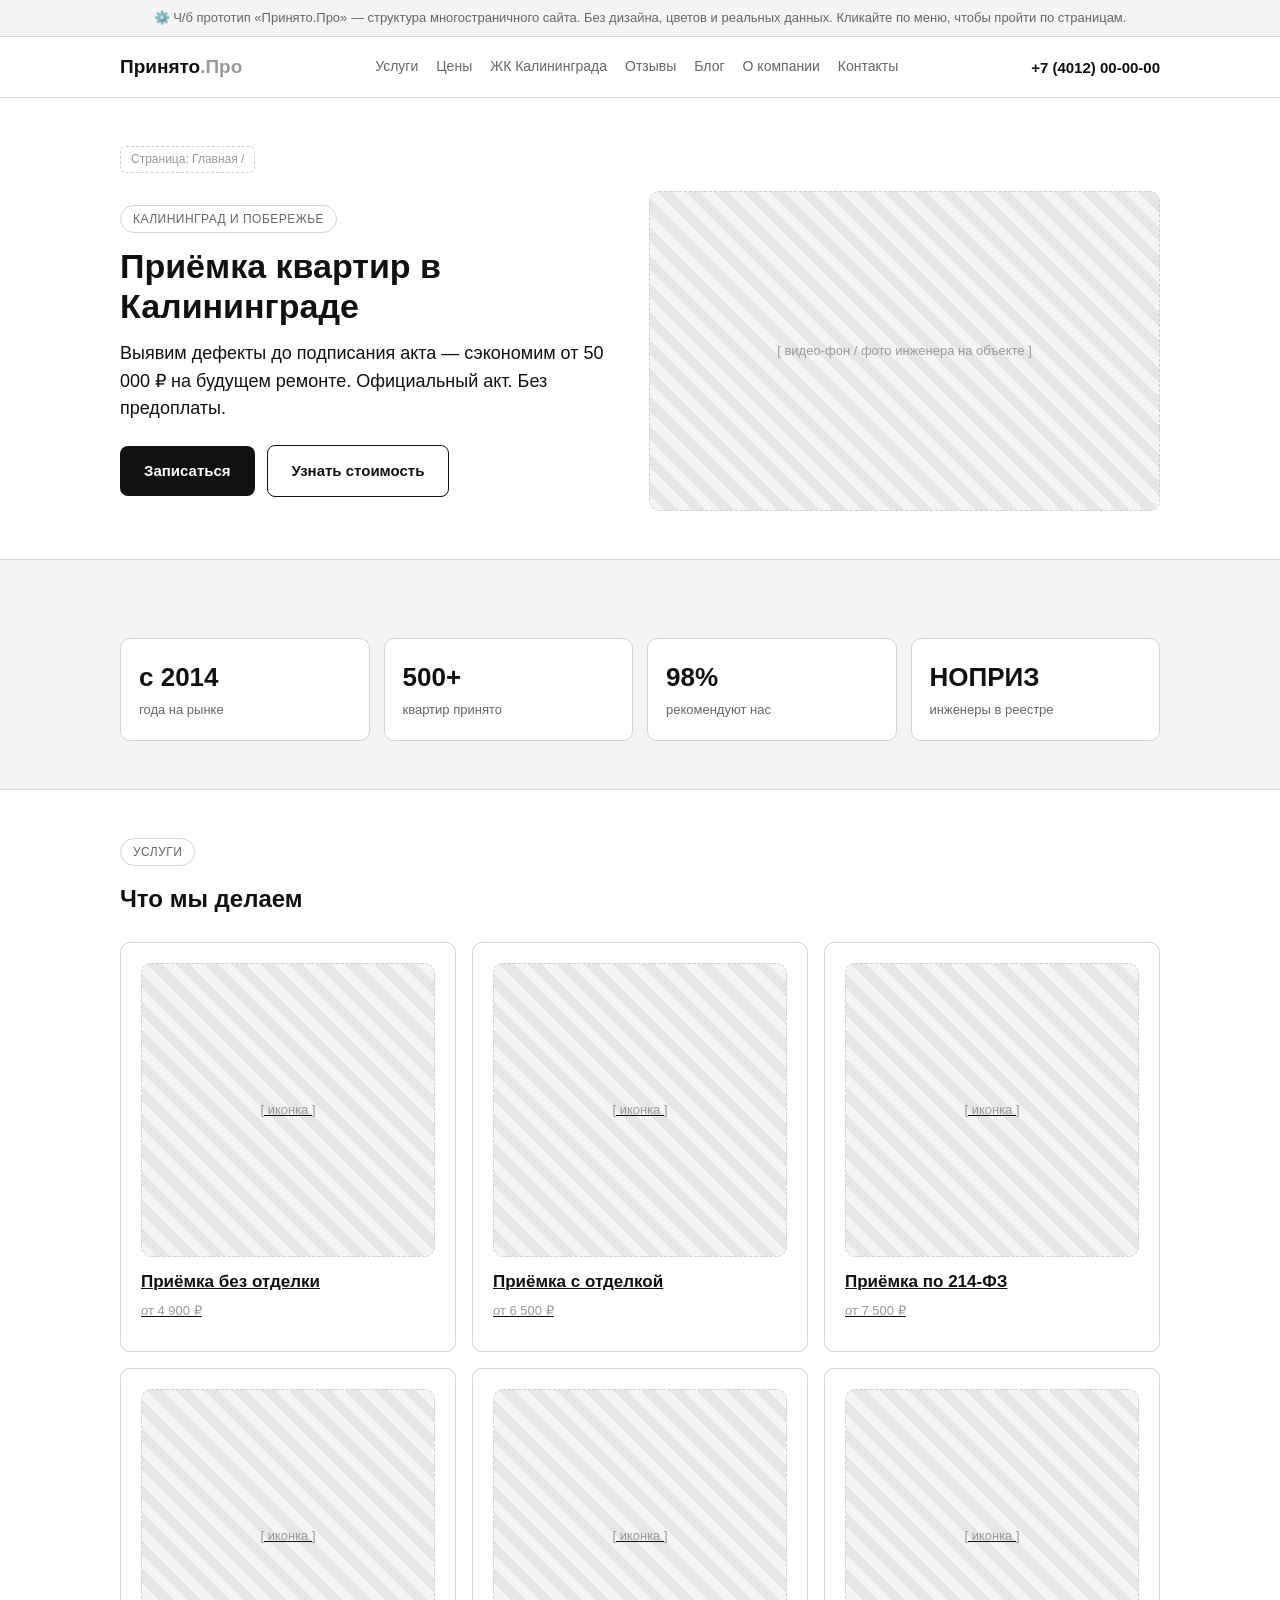
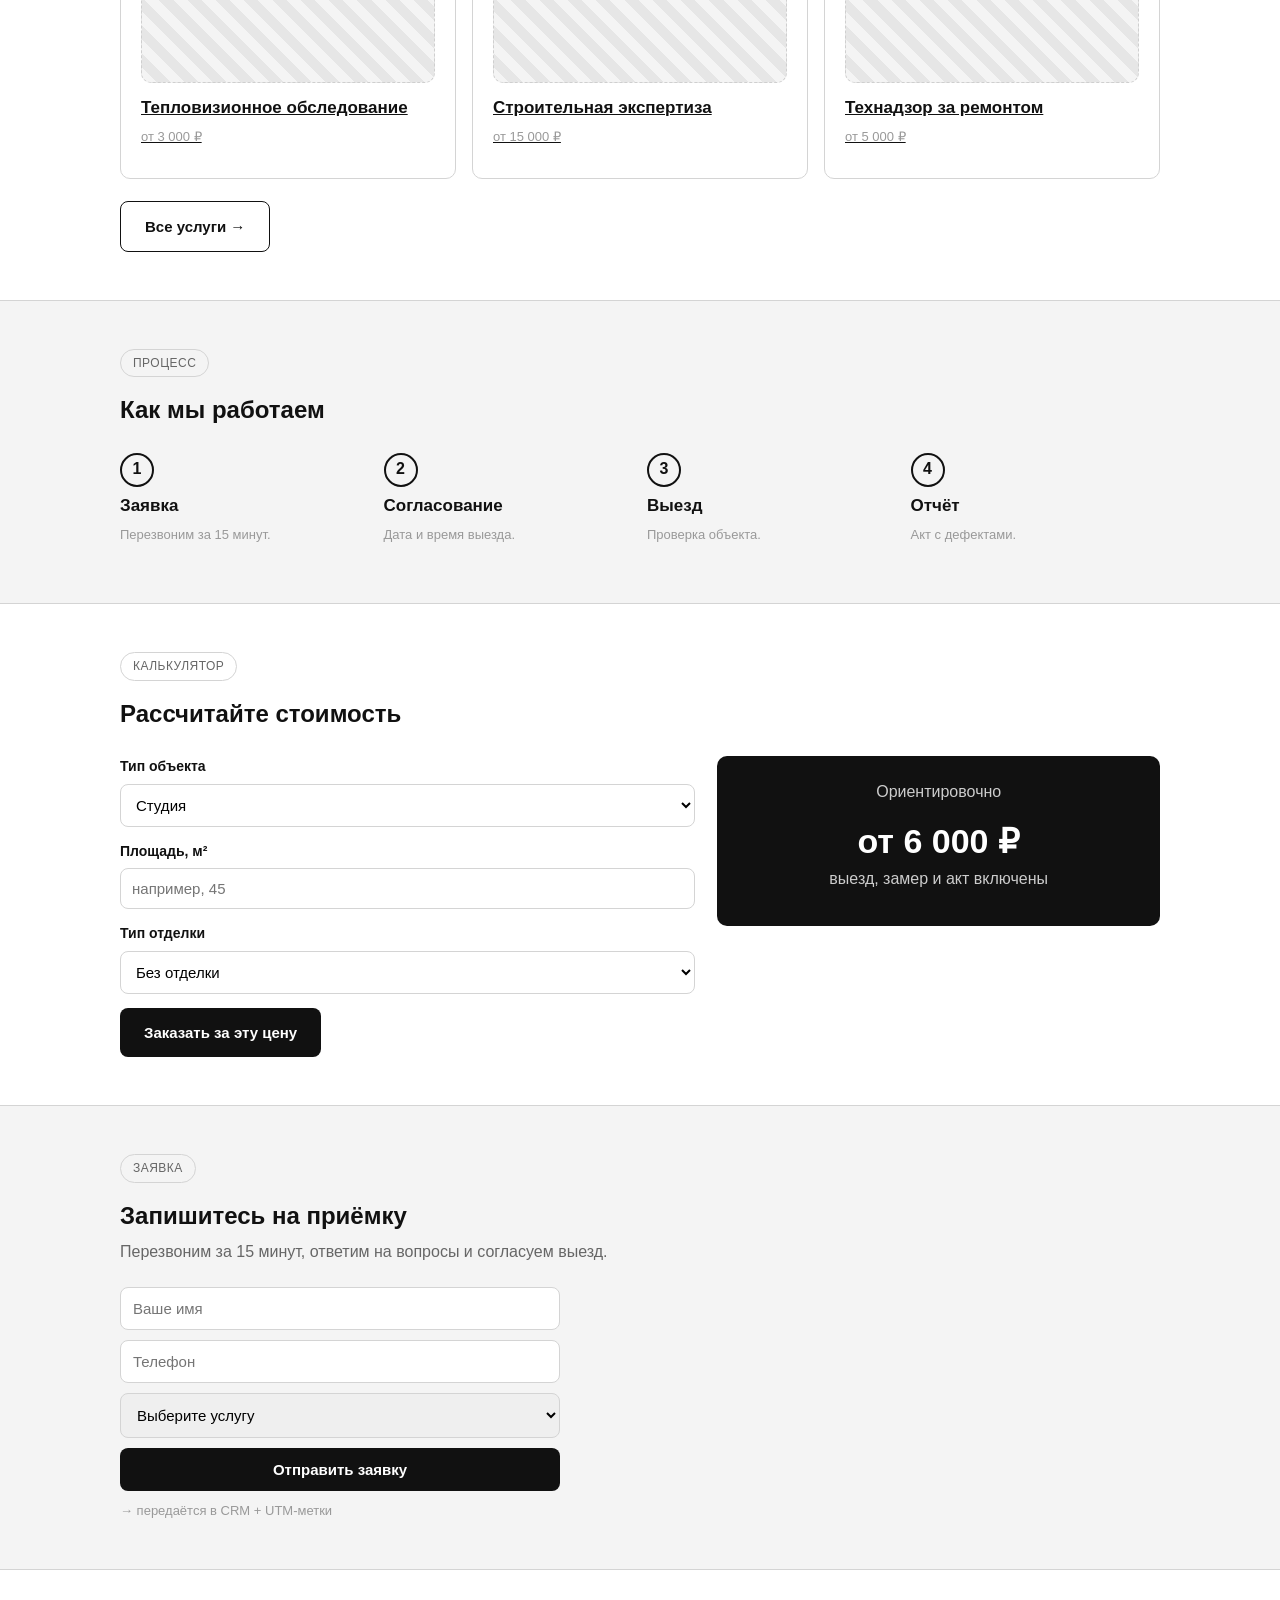
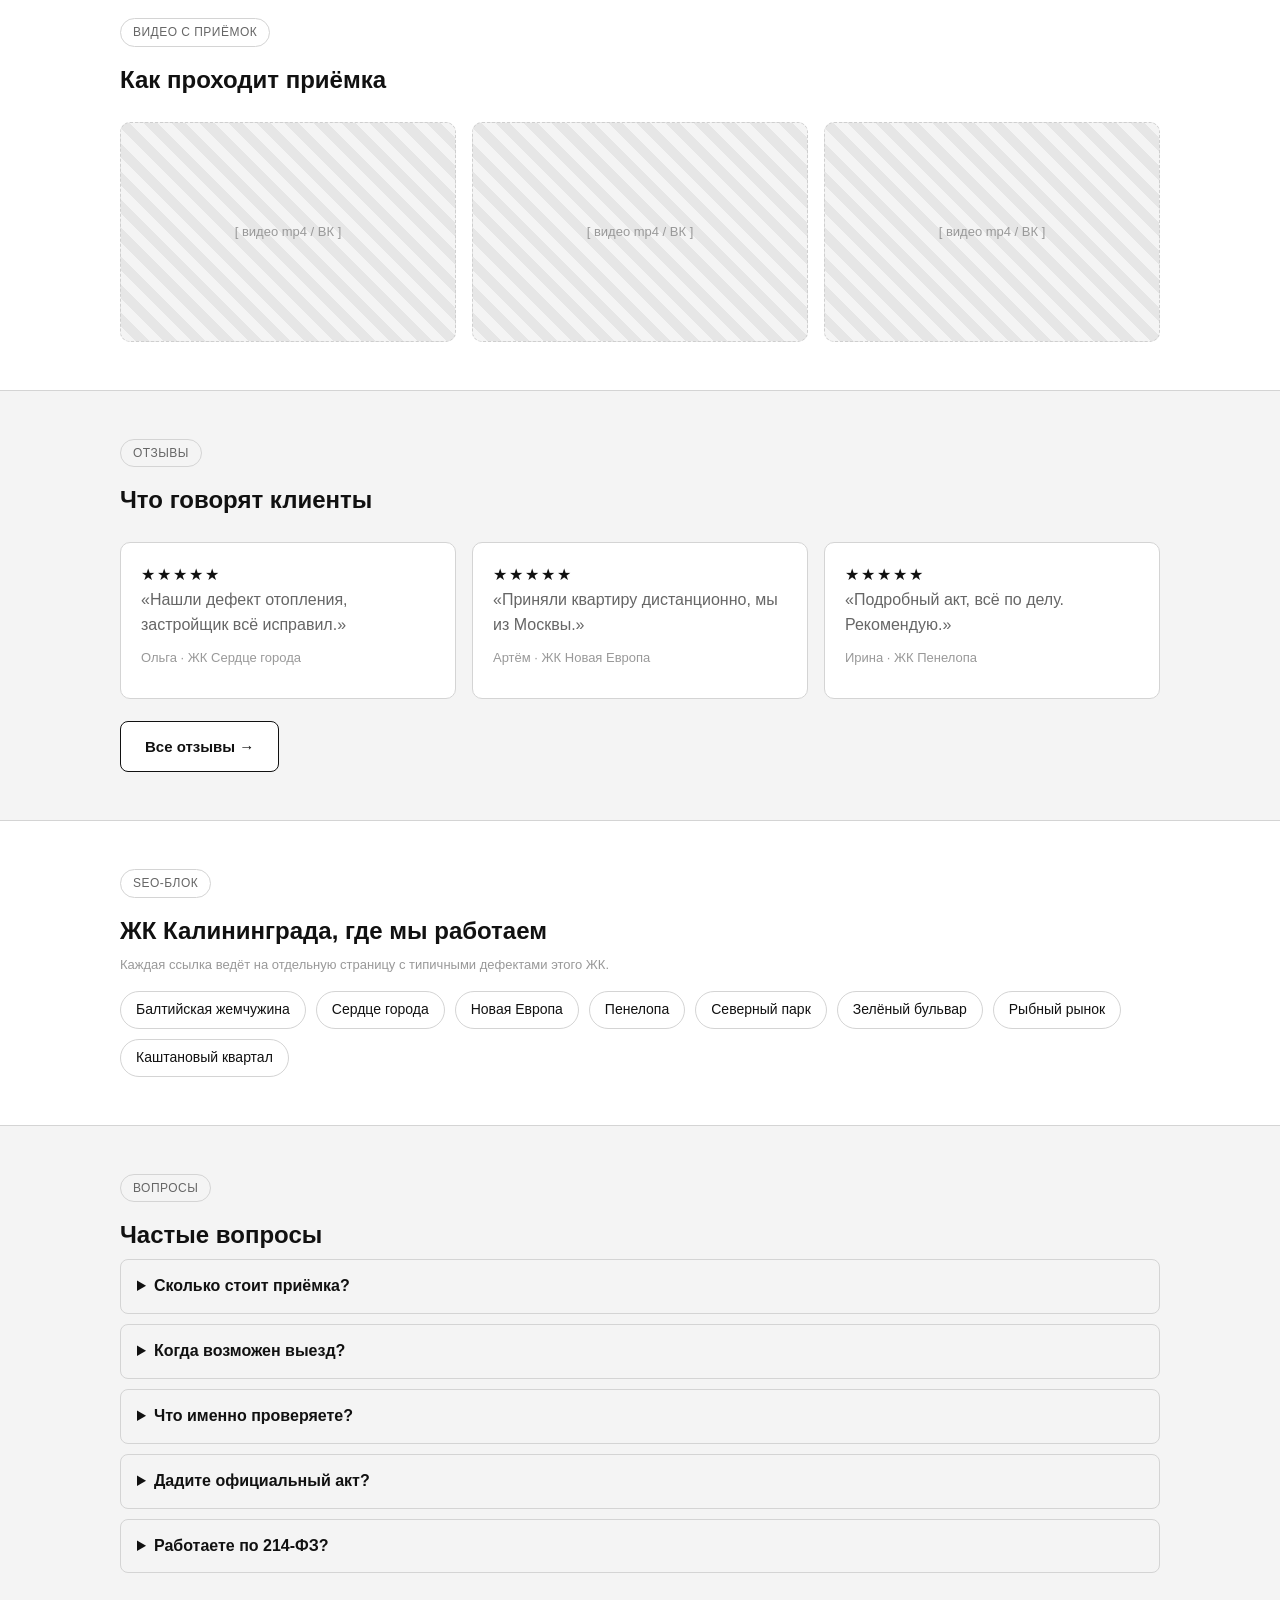
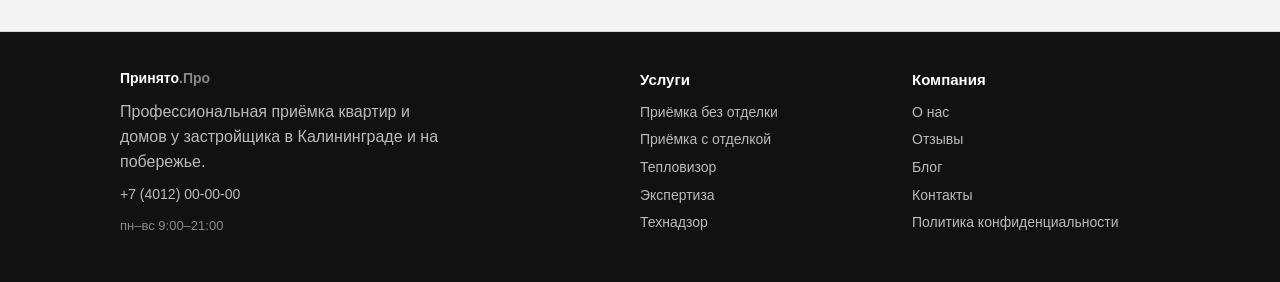
<file: prototype/index.html>
<!DOCTYPE html>
<html lang="ru">
<head>
<meta charset="UTF-8">
<meta name="viewport" content="width=device-width, initial-scale=1.0">
<title>Приёмка квартир в Калининграде — Принято.Про</title>
<link rel="stylesheet" href="styles.css">
</head>
<body>
<div class="proto-bar">⚙️ Ч/б прототип «Принято.Про» — структура многостраничного сайта. Без дизайна, цветов и реальных данных. Кликайте по меню, чтобы пройти по страницам.</div>

<header>
  <div class="wrap nav">
    <a href="index.html" class="logo">Принято<span>.Про</span></a>
    <nav class="nav-links">
      <a href="uslugi.html">Услуги</a>
      <a href="ceny.html">Цены</a>
      <a href="zhk.html">ЖК Калининграда</a>
      <a href="otzyvy.html">Отзывы</a>
      <a href="blog.html">Блог</a>
      <a href="o-nas.html">О компании</a>
      <a href="kontakty.html">Контакты</a>
    </nav>
    <a href="tel:+74012000000" class="phone">+7 (4012) 00-00-00</a>
  </div>
</header>

<!-- 1. HERO -->
<section>
  <div class="wrap">
    <span class="pagemark">Страница: Главная /</span>
    <div class="grid-2" style="align-items:center;margin-top:0">
      <div>
        <span class="tag">Калининград и побережье</span>
        <h1>Приёмка квартир в Калининграде</h1>
        <p class="lead">Выявим дефекты до подписания акта — сэкономим от 50 000 ₽ на будущем ремонте. Официальный акт. Без предоплаты.</p>
        <div class="btn-row">
          <a href="#cta" class="btn">Записаться</a>
          <a href="ceny.html" class="btn ghost">Узнать стоимость</a>
        </div>
      </div>
      <div class="ph tall">[ видео-фон / фото инженера на объекте ]</div>
    </div>
  </div>
</section>

<!-- 2. ТРАСТЫ -->
<section class="soft-sec">
  <div class="wrap">
    <div class="stats">
      <div class="stat"><b>с 2014</b><small>года на рынке</small></div>
      <div class="stat"><b>500+</b><small>квартир принято</small></div>
      <div class="stat"><b>98%</b><small>рекомендуют нас</small></div>
      <div class="stat"><b>НОПРИЗ</b><small>инженеры в реестре</small></div>
    </div>
  </div>
</section>

<!-- 3. КАРТОЧКИ УСЛУГ -->
<section>
  <div class="wrap">
    <span class="tag">Услуги</span>
    <h2>Что мы делаем</h2>
    <div class="grid-3">
      <a href="usluga.html" class="card"><div class="ph sq" style="min-height:90px;margin-bottom:12px">[ иконка ]</div><h3>Приёмка без отделки</h3><p class="note">от 4 900 ₽</p></a>
      <a href="usluga.html" class="card"><div class="ph sq" style="min-height:90px;margin-bottom:12px">[ иконка ]</div><h3>Приёмка с отделкой</h3><p class="note">от 6 500 ₽</p></a>
      <a href="usluga.html" class="card"><div class="ph sq" style="min-height:90px;margin-bottom:12px">[ иконка ]</div><h3>Приёмка по 214-ФЗ</h3><p class="note">от 7 500 ₽</p></a>
      <a href="usluga.html" class="card"><div class="ph sq" style="min-height:90px;margin-bottom:12px">[ иконка ]</div><h3>Тепловизионное обследование</h3><p class="note">от 3 000 ₽</p></a>
      <a href="usluga.html" class="card"><div class="ph sq" style="min-height:90px;margin-bottom:12px">[ иконка ]</div><h3>Строительная экспертиза</h3><p class="note">от 15 000 ₽</p></a>
      <a href="usluga.html" class="card"><div class="ph sq" style="min-height:90px;margin-bottom:12px">[ иконка ]</div><h3>Технадзор за ремонтом</h3><p class="note">от 5 000 ₽</p></a>
    </div>
    <div class="btn-row"><a href="uslugi.html" class="btn ghost">Все услуги →</a></div>
  </div>
</section>

<!-- 4. КАК РАБОТАЕМ -->
<section class="soft-sec">
  <div class="wrap">
    <span class="tag">Процесс</span>
    <h2>Как мы работаем</h2>
    <div class="steps">
      <div class="step"><h3>Заявка</h3><p class="note">Перезвоним за 15 минут.</p></div>
      <div class="step"><h3>Согласование</h3><p class="note">Дата и время выезда.</p></div>
      <div class="step"><h3>Выезд</h3><p class="note">Проверка объекта.</p></div>
      <div class="step"><h3>Отчёт</h3><p class="note">Акт с дефектами.</p></div>
    </div>
  </div>
</section>

<!-- 5. КАЛЬКУЛЯТОР -->
<section>
  <div class="wrap">
    <span class="tag">Калькулятор</span>
    <h2>Рассчитайте стоимость</h2>
    <div class="calc">
      <form onsubmit="return false">
        <div class="field"><label>Тип объекта</label><select><option>Студия</option><option>1-комнатная</option><option>2-комнатная</option><option>3-комнатная</option><option>Дом / таунхаус</option></select></div>
        <div class="field"><label>Площадь, м²</label><input type="number" placeholder="например, 45"></div>
        <div class="field"><label>Тип отделки</label><select><option>Без отделки</option><option>Предчистовая</option><option>Чистовая</option></select></div>
        <a href="#cta" class="btn">Заказать за эту цену</a>
      </form>
      <div class="price-box"><p>Ориентировочно</p><div class="num">от 6 000 ₽</div><p>выезд, замер и акт включены</p></div>
    </div>
  </div>
</section>

<!-- 6. ФОРМА (CTA) -->
<section id="cta" class="soft-sec">
  <div class="wrap">
    <span class="tag">Заявка</span>
    <h2>Запишитесь на приёмку</h2>
    <p>Перезвоним за 15 минут, ответим на вопросы и согласуем выезд.</p>
    <form class="form" onsubmit="return false">
      <input type="text" placeholder="Ваше имя">
      <input type="tel" placeholder="Телефон">
      <select><option>Выберите услугу</option><option>Приёмка без отделки</option><option>Приёмка с отделкой</option><option>Тепловизор</option></select>
      <button class="btn" type="submit">Отправить заявку</button>
      <span class="note">→ передаётся в CRM + UTM-метки</span>
    </form>
  </div>
</section>

<!-- 7. ВИДЕО -->
<section>
  <div class="wrap">
    <span class="tag">Видео с приёмок</span>
    <h2>Как проходит приёмка</h2>
    <div class="grid-3">
      <div class="ph wide">[ видео mp4 / ВК ]</div>
      <div class="ph wide">[ видео mp4 / ВК ]</div>
      <div class="ph wide">[ видео mp4 / ВК ]</div>
    </div>
  </div>
</section>

<!-- 8. ОТЗЫВЫ -->
<section class="soft-sec">
  <div class="wrap">
    <span class="tag">Отзывы</span>
    <h2>Что говорят клиенты</h2>
    <div class="grid-3">
      <div class="card"><div class="stars">★★★★★</div><p>«Нашли дефект отопления, застройщик всё исправил.»</p><p class="note">Ольга · ЖК Сердце города</p></div>
      <div class="card"><div class="stars">★★★★★</div><p>«Приняли квартиру дистанционно, мы из Москвы.»</p><p class="note">Артём · ЖК Новая Европа</p></div>
      <div class="card"><div class="stars">★★★★★</div><p>«Подробный акт, всё по делу. Рекомендую.»</p><p class="note">Ирина · ЖК Пенелопа</p></div>
    </div>
    <div class="btn-row"><a href="otzyvy.html" class="btn ghost">Все отзывы →</a></div>
  </div>
</section>

<!-- 9. ЖК -->
<section>
  <div class="wrap">
    <span class="tag">SEO-блок</span>
    <h2>ЖК Калининграда, где мы работаем</h2>
    <p class="note">Каждая ссылка ведёт на отдельную страницу с типичными дефектами этого ЖК.</p>
    <div class="chips">
      <a href="zhk.html" class="chip">Балтийская жемчужина</a>
      <a href="zhk.html" class="chip">Сердце города</a>
      <a href="zhk.html" class="chip">Новая Европа</a>
      <a href="zhk.html" class="chip">Пенелопа</a>
      <a href="zhk.html" class="chip">Северный парк</a>
      <a href="zhk.html" class="chip">Зелёный бульвар</a>
      <a href="zhk.html" class="chip">Рыбный рынок</a>
      <a href="zhk.html" class="chip">Каштановый квартал</a>
    </div>
  </div>
</section>

<!-- 10. FAQ -->
<section class="soft-sec">
  <div class="wrap">
    <span class="tag">Вопросы</span>
    <h2>Частые вопросы</h2>
    <details><summary>Сколько стоит приёмка?</summary><p>От 4 900 ₽ — зависит от площади и типа отделки. Точную цену покажет калькулятор.</p></details>
    <details><summary>Когда возможен выезд?</summary><p>Как правило, в день обращения или на следующий день.</p></details>
    <details><summary>Что именно проверяете?</summary><p>Более 90 параметров: геометрия, электрика, сантехника, вентиляция, тепловизор.</p></details>
    <details><summary>Дадите официальный акт?</summary><p>Да — акт с печатью и подписью инженера, фото с привязкой к квартире.</p></details>
    <details><summary>Работаете по 214-ФЗ?</summary><p>Да, помогаем зафиксировать недостатки и составить претензию застройщику.</p></details>
  </div>
</section>

<footer>
  <div class="wrap foot-cols">
    <div>
      <a href="index.html" class="logo" style="color:#fff">Принято<span style="color:#888">.Про</span></a>
      <p style="color:#bbb;margin-top:10px;max-width:320px">Профессиональная приёмка квартир и домов у застройщика в Калининграде и на побережье.</p>
      <p style="margin-top:10px"><a href="tel:+74012000000">+7 (4012) 00-00-00</a></p>
      <p class="note" style="color:#888">пн–вс 9:00–21:00</p>
    </div>
    <div>
      <h4>Услуги</h4>
      <a href="usluga.html">Приёмка без отделки</a>
      <a href="usluga.html">Приёмка с отделкой</a>
      <a href="usluga.html">Тепловизор</a>
      <a href="usluga.html">Экспертиза</a>
      <a href="usluga.html">Технадзор</a>
    </div>
    <div>
      <h4>Компания</h4>
      <a href="o-nas.html">О нас</a>
      <a href="otzyvy.html">Отзывы</a>
      <a href="blog.html">Блог</a>
      <a href="kontakty.html">Контакты</a>
      <a href="#">Политика конфиденциальности</a>
    </div>
  </div>
</footer>

</body>
</html>
</file>
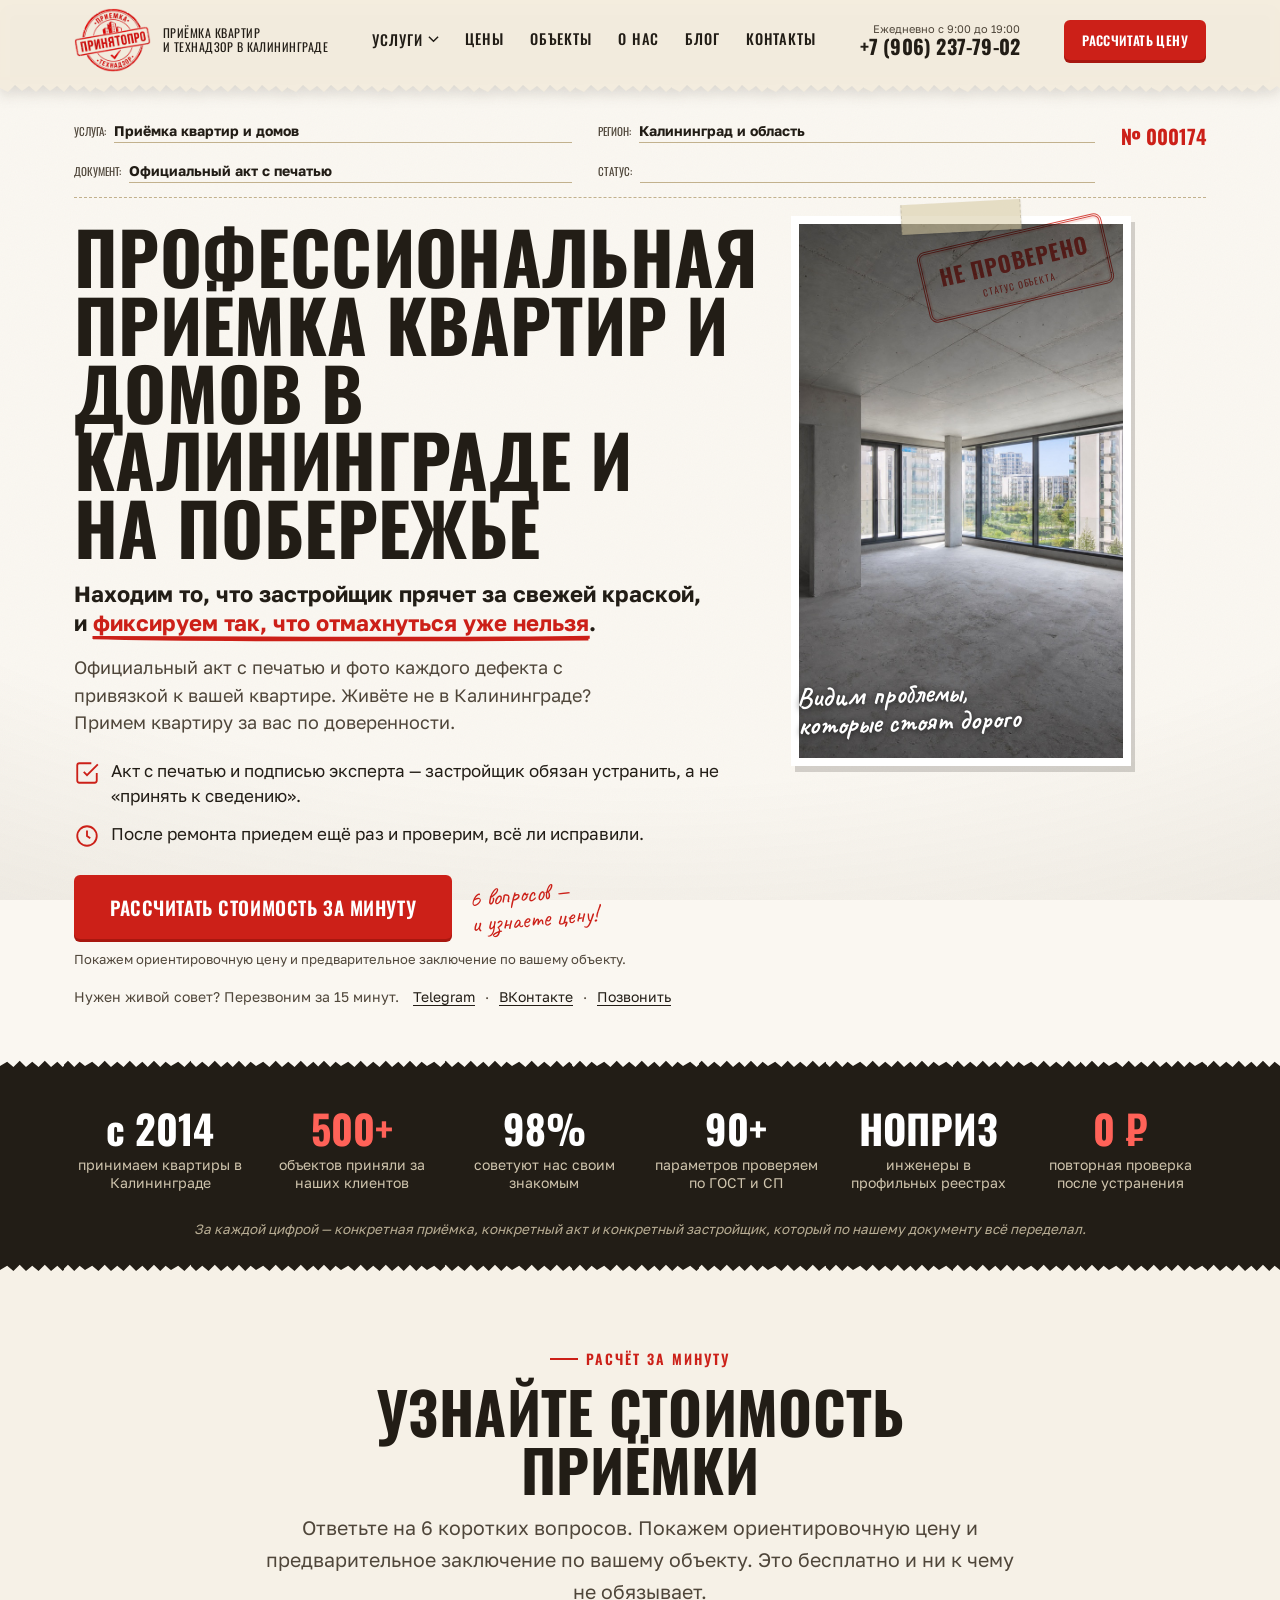
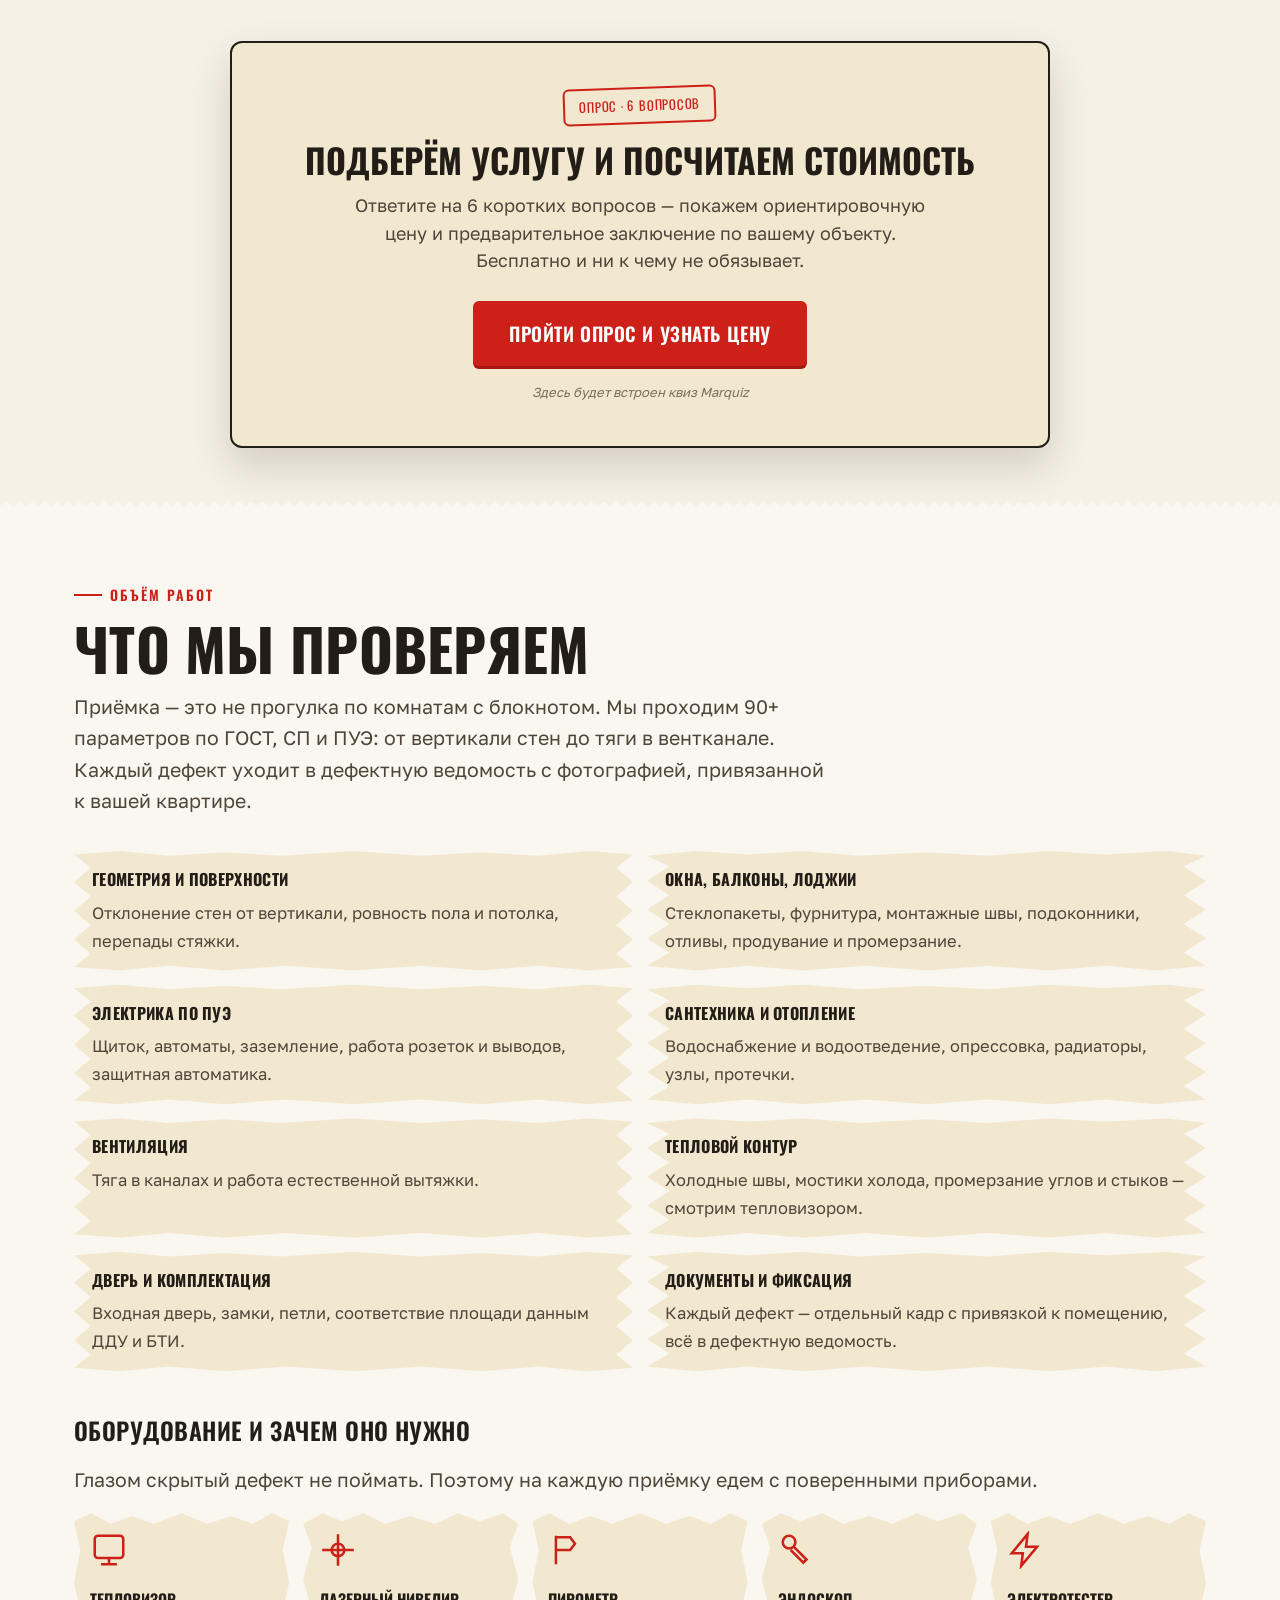
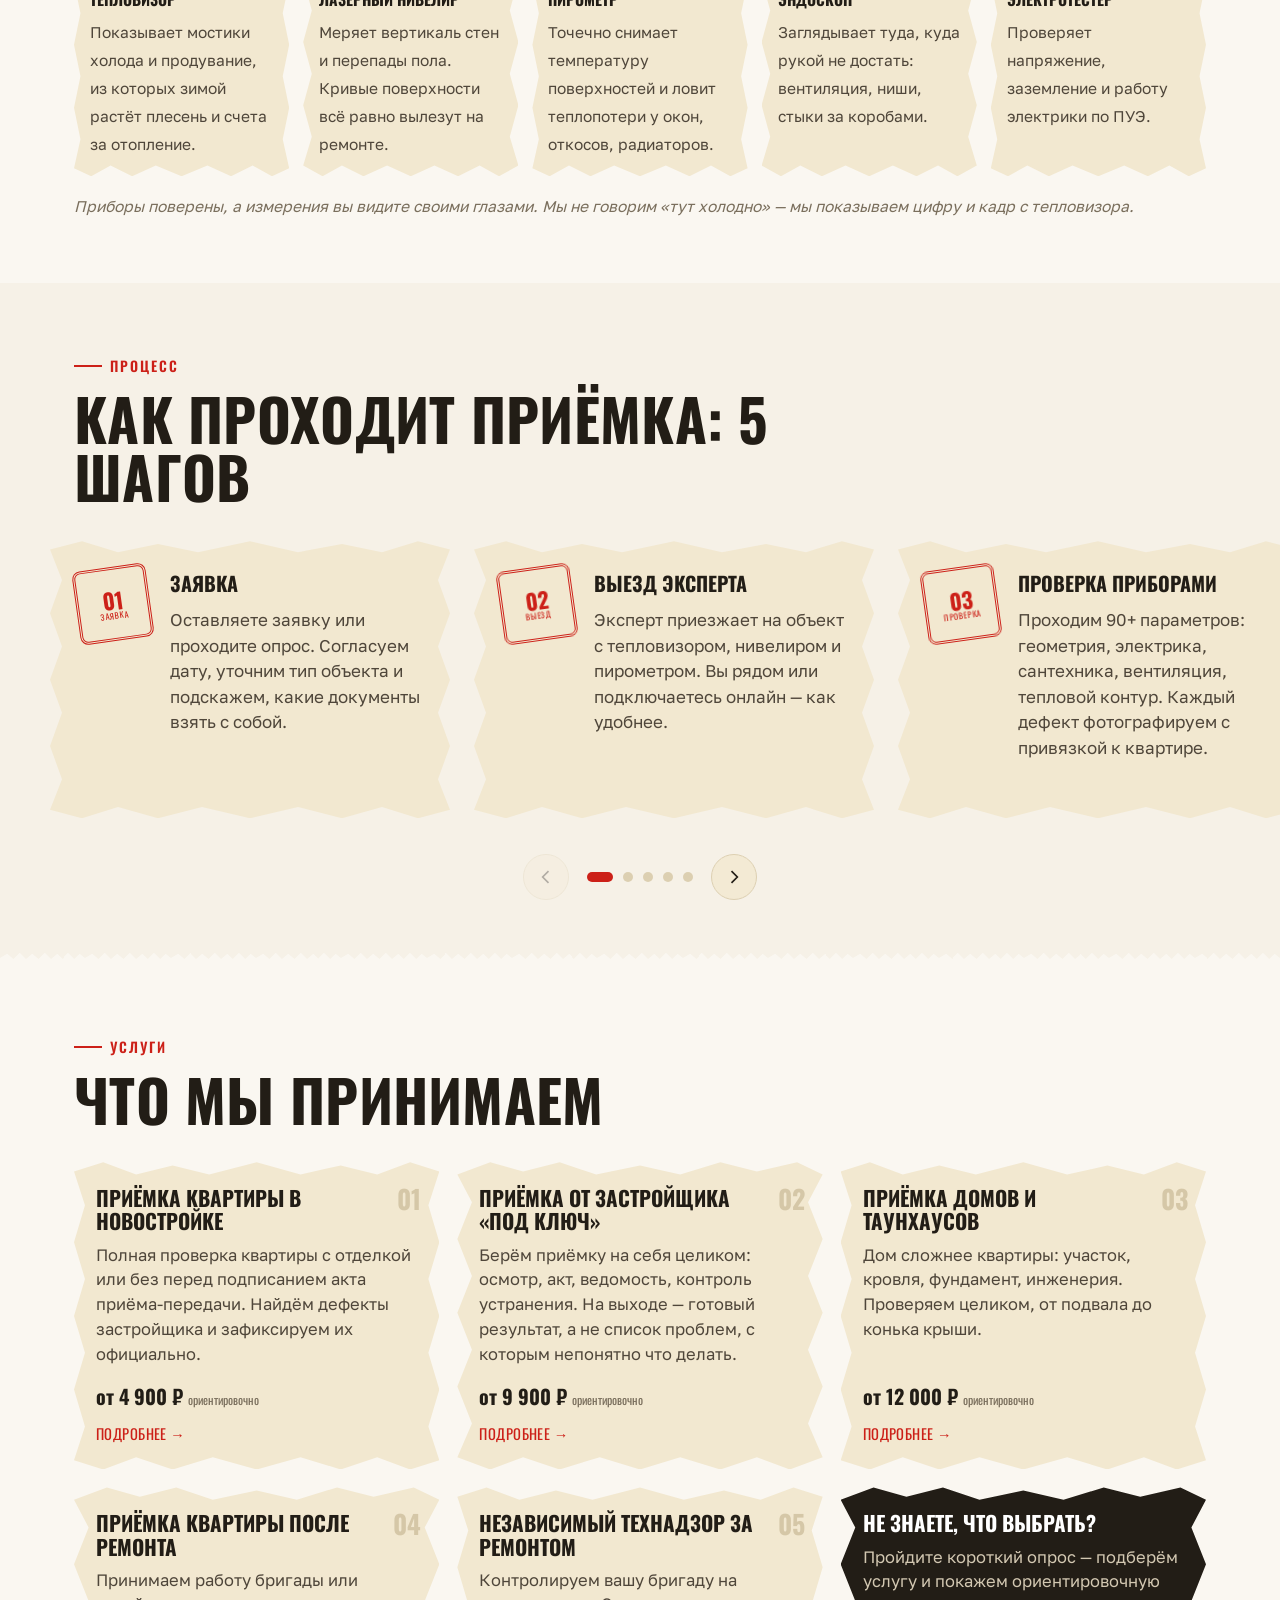
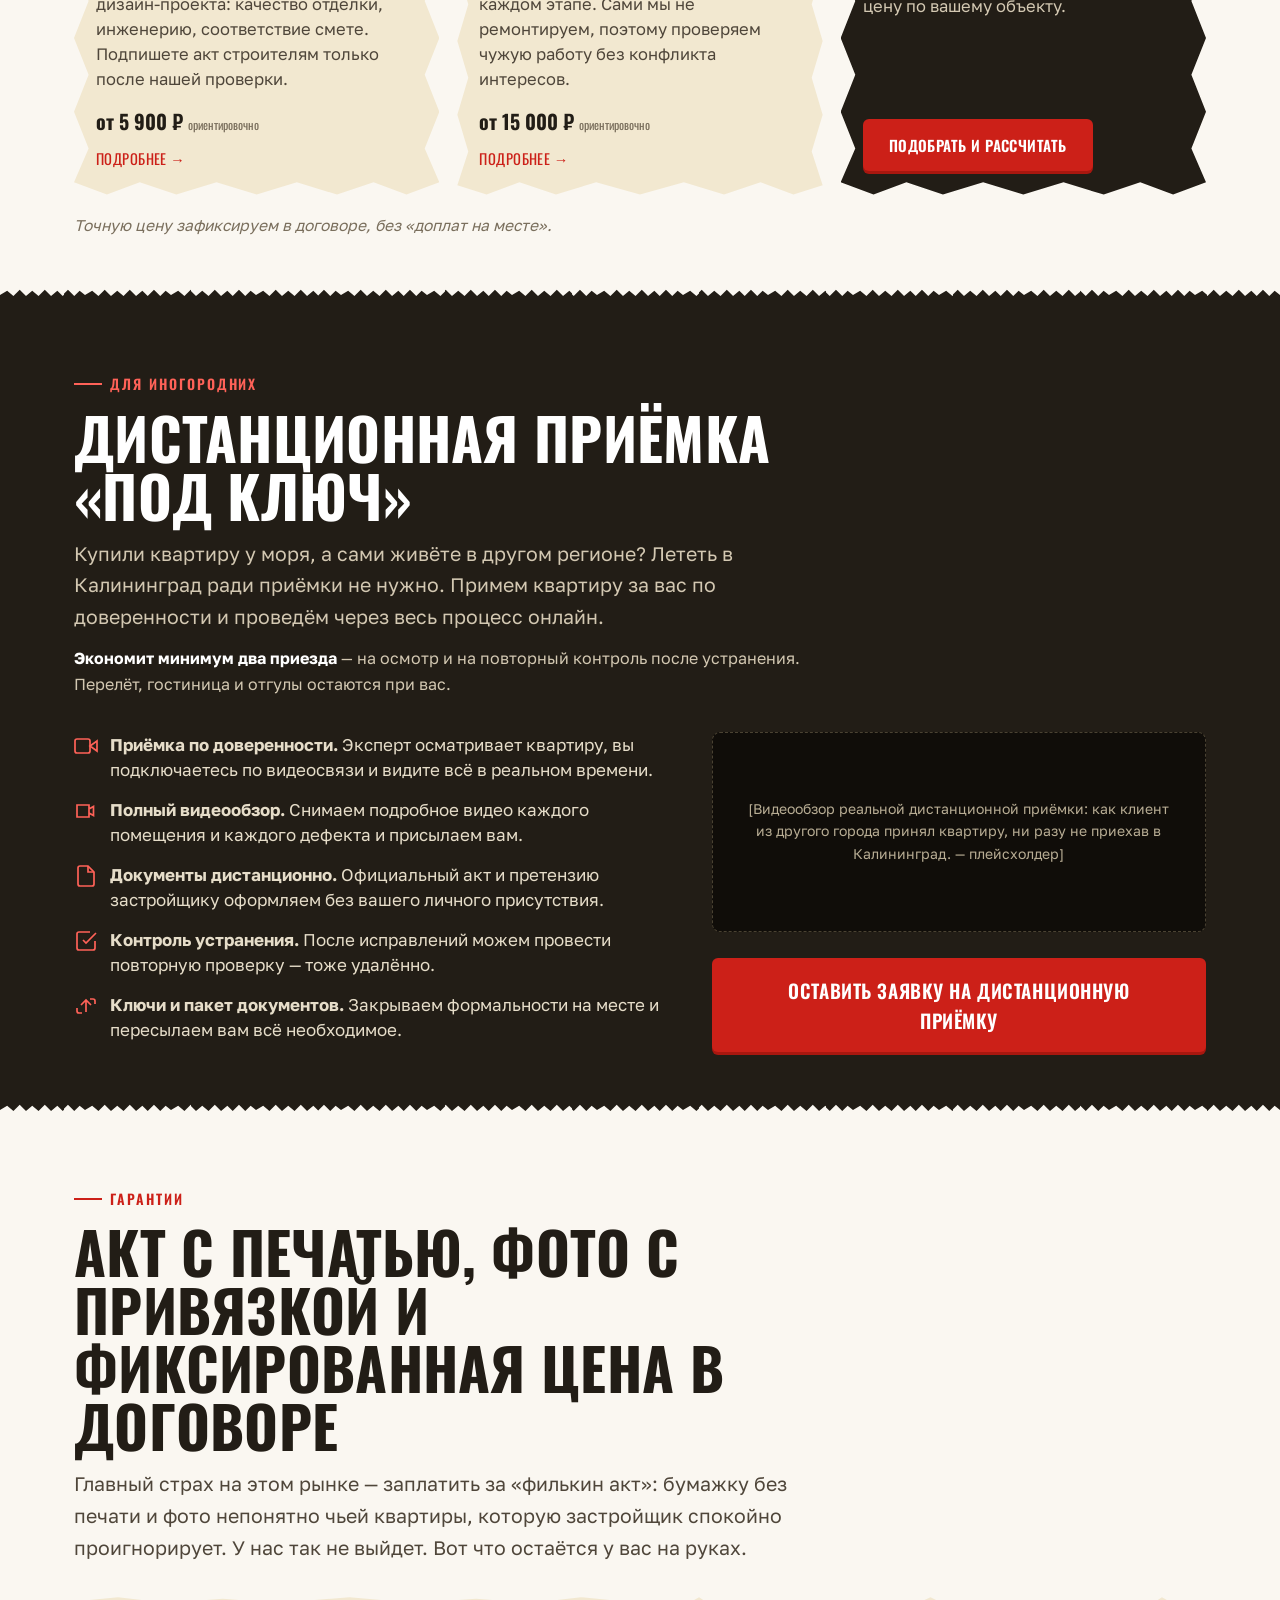
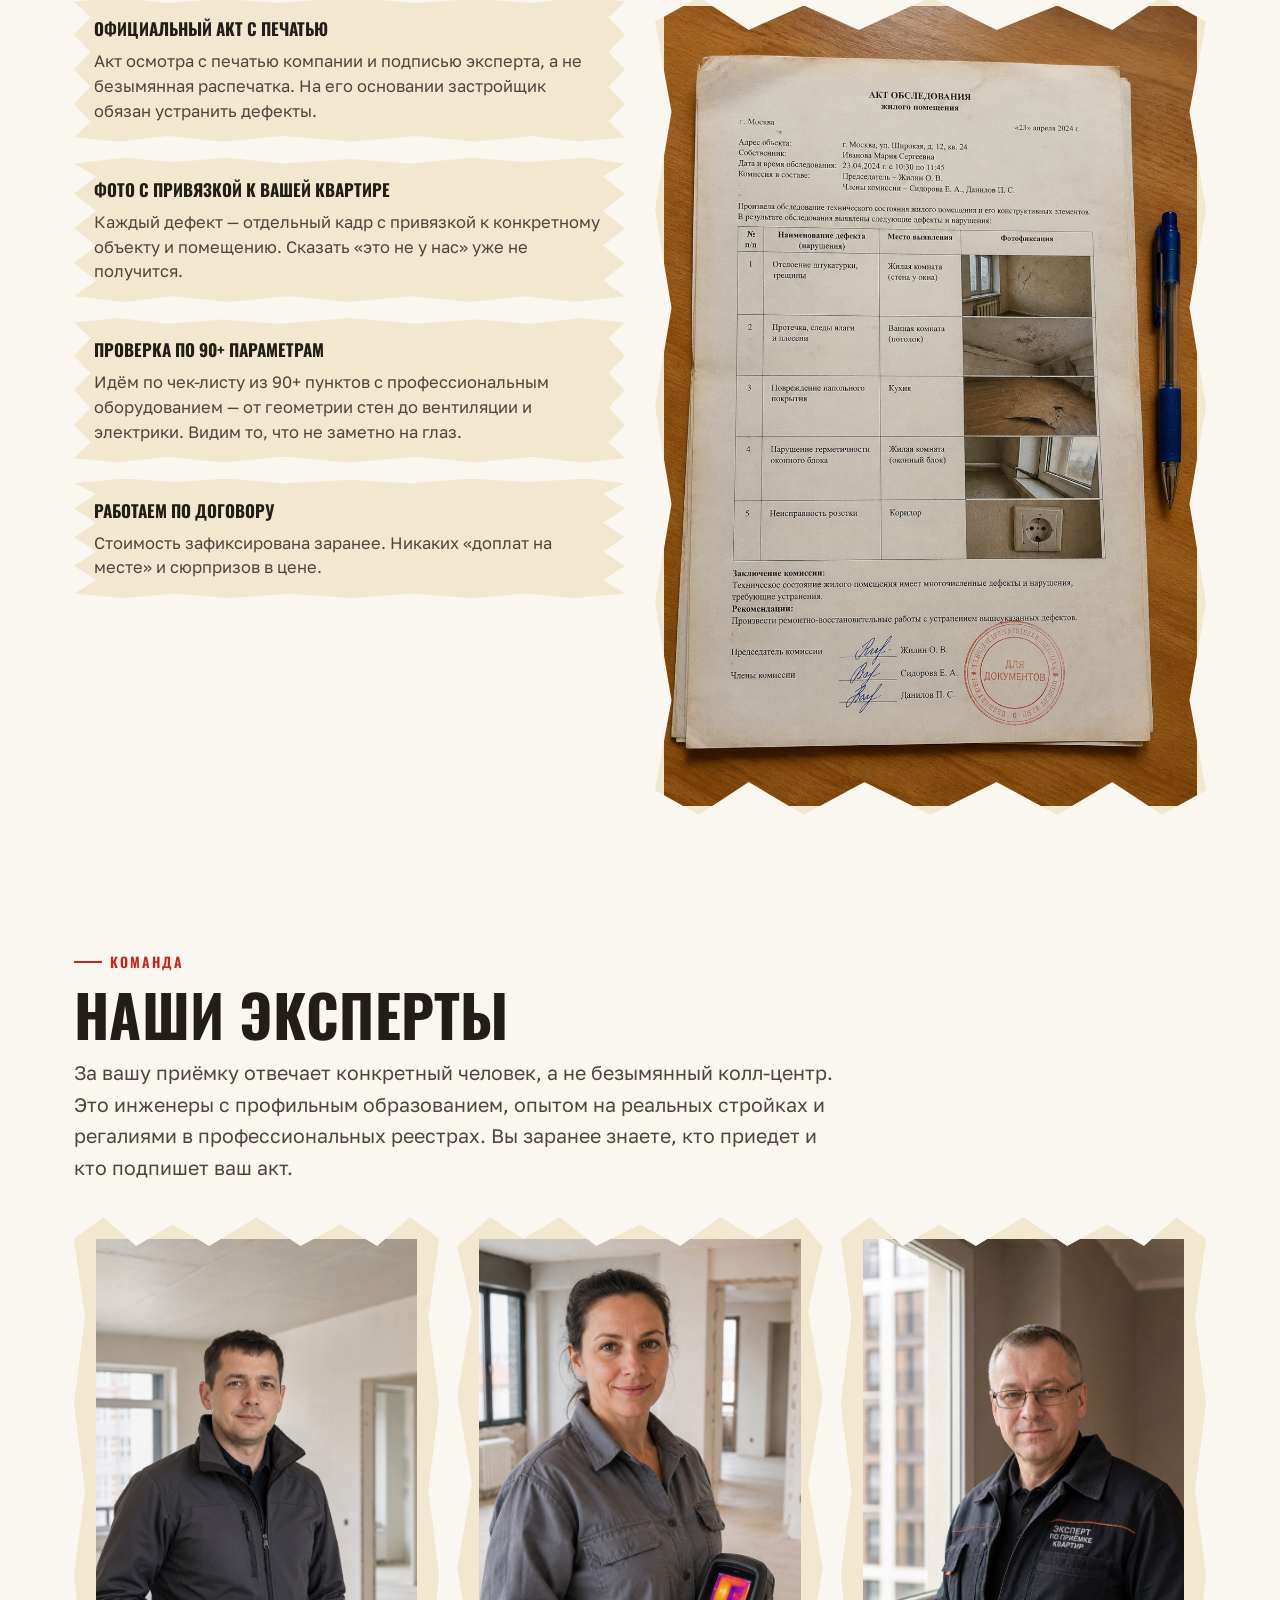
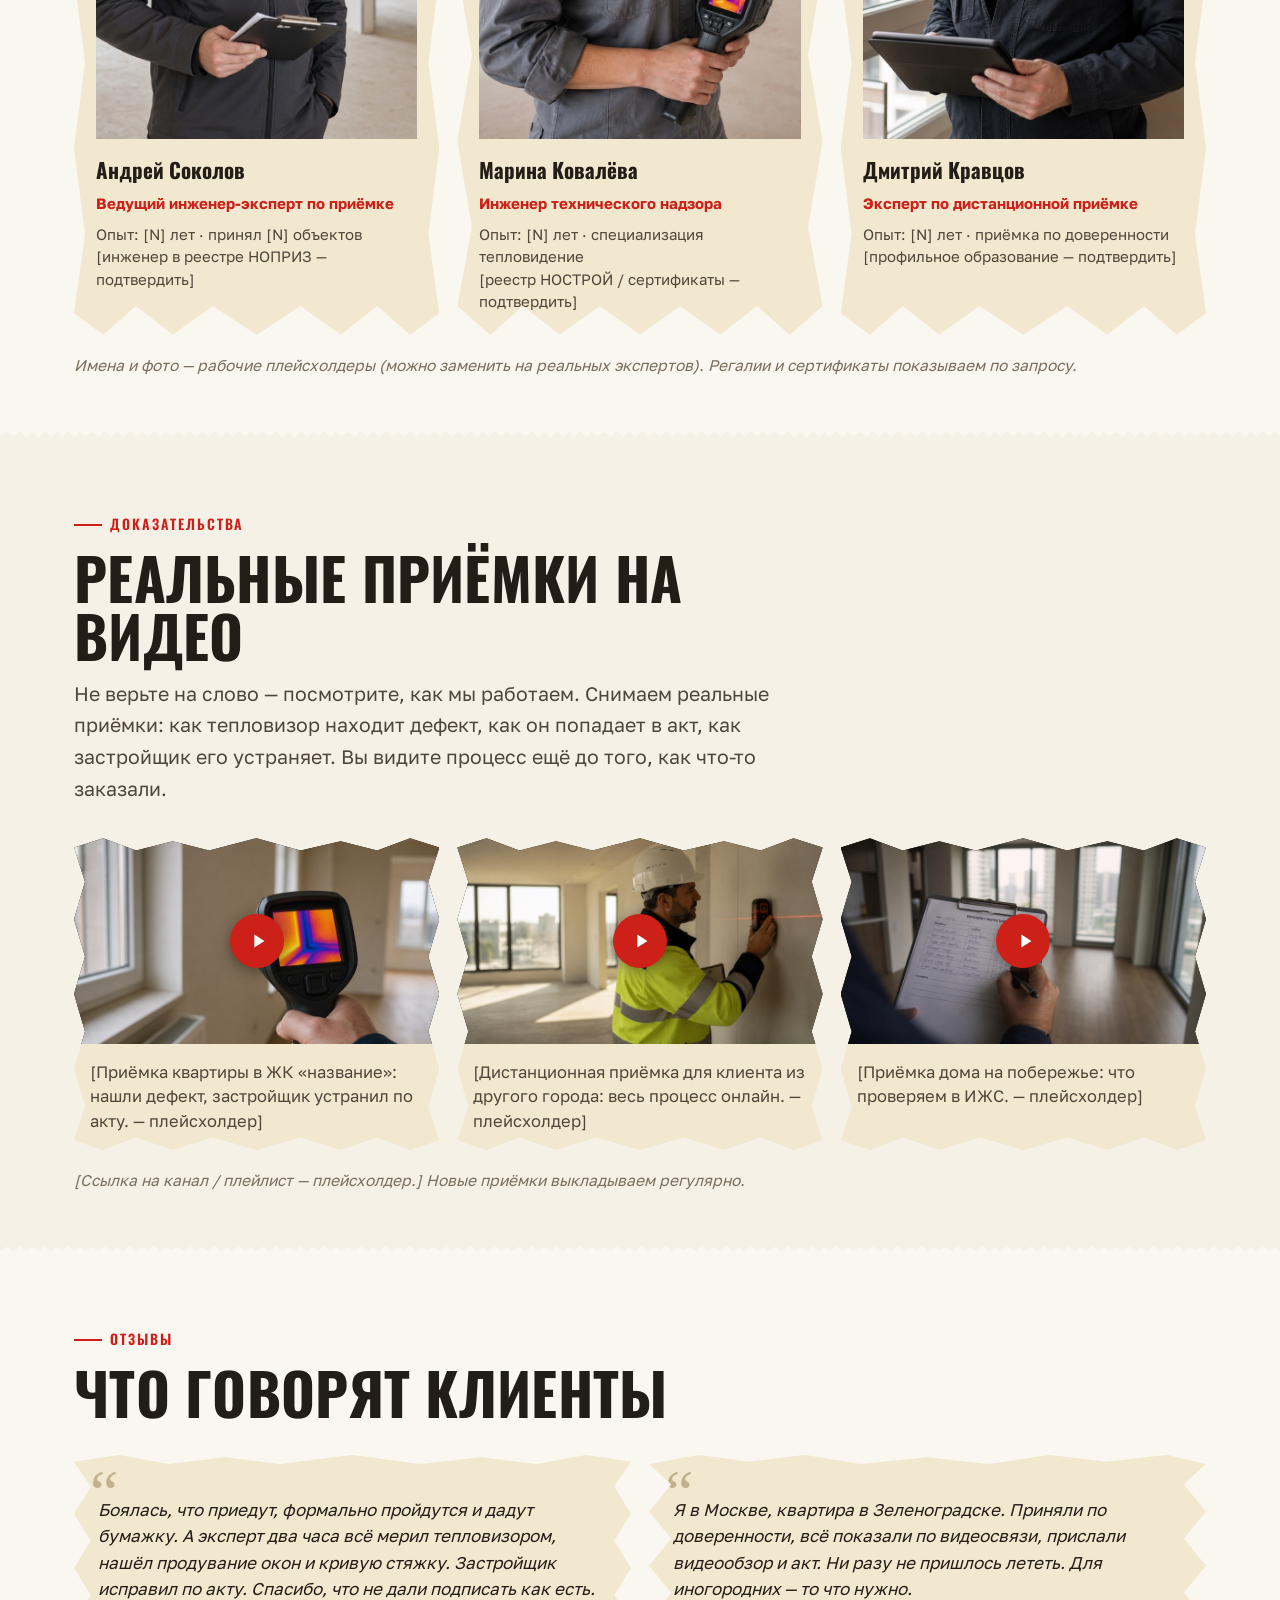
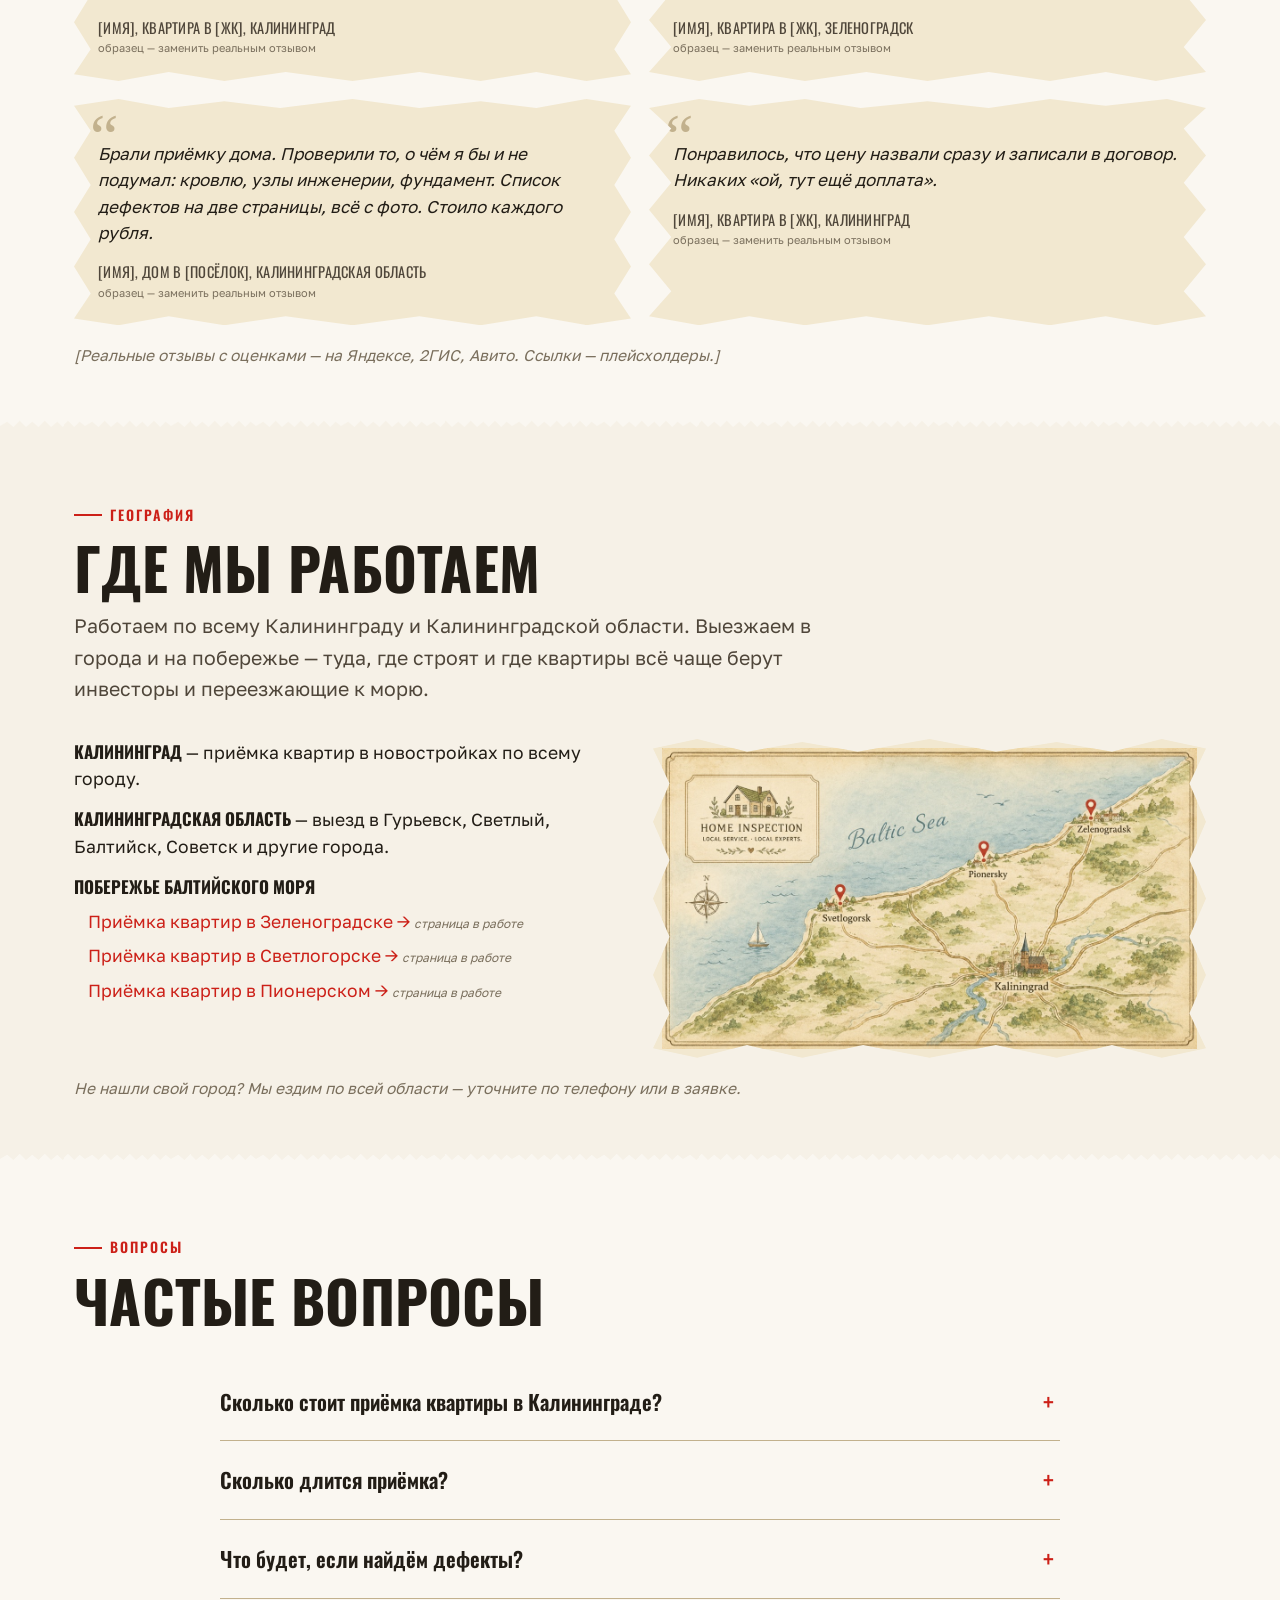
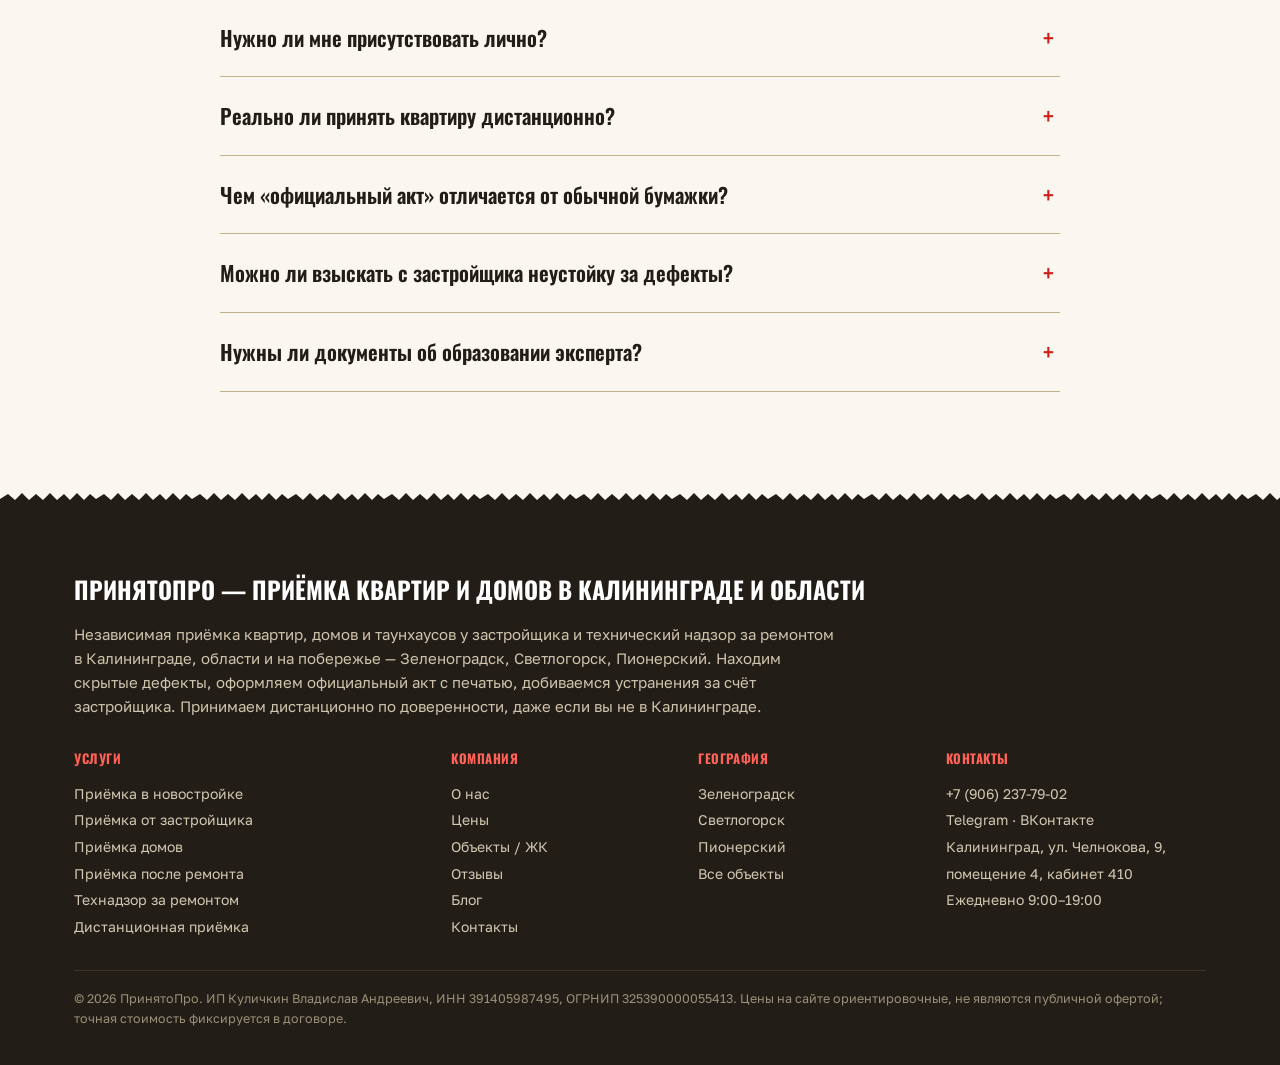
<file: главная/index.html>
<!DOCTYPE html>
<html lang="ru">
<head>
<meta charset="UTF-8">
<meta name="viewport" content="width=device-width, initial-scale=1.0">
<title>Приёмка квартир и домов в Калининграде — ПринятоПро</title>
<meta name="description" content="Профессиональная приёмка квартир и домов в Калининграде и области: находим скрытые дефекты, оформляем официальный акт с печатью, добиваемся устранения за счёт застройщика. Принимаем дистанционно по доверенности.">
<meta name="keywords" content="приёмка квартир калининград, приёмка квартиры в новостройке, приёмка квартиры от застройщика, приёмка домов, технадзор калининград, строительный контроль калининград, дистанционная приёмка квартиры">
<meta property="og:title" content="Приёмка квартир и домов в Калининграде — ПринятоПро">
<meta property="og:description" content="Находим скрытые дефекты, оформляем официальный акт с печатью, добиваемся устранения за счёт застройщика. Принимаем дистанционно по доверенности.">
<meta property="og:type" content="website">
<meta property="og:locale" content="ru_RU">
<link rel="icon" href="assets/img/logo.png" type="image/png">
<link rel="apple-touch-icon" href="assets/img/logo.png">
<link rel="preconnect" href="https://fonts.googleapis.com">
<link rel="preconnect" href="https://fonts.gstatic.com" crossorigin>
<link href="https://fonts.googleapis.com/css2?family=Oswald:wght@400;500;600;700&family=Golos+Text:wght@400;500;600;700&family=Caveat:wght@600;700&display=swap" rel="stylesheet">
<link rel="canonical" href="https://prinyatopro.ru/glavnaya/">
<meta property="og:url" content="https://prinyatopro.ru/glavnaya/">
<meta property="og:image" content="https://prinyatopro.ru/glavnaya/assets/img/act-sample.jpg">
<meta property="og:site_name" content="ПринятоПро">
<meta name="twitter:card" content="summary_large_image">
<meta name="twitter:title" content="Приёмка квартир и домов в Калининграде — ПринятоПро">
<meta name="twitter:description" content="Находим скрытые дефекты, оформляем официальный акт с печатью, добиваемся устранения за счёт застройщика.">
<meta name="twitter:image" content="https://prinyatopro.ru/glavnaya/assets/img/act-sample.jpg">
<link rel="stylesheet" href="css/tokens.css">
<link rel="stylesheet" href="css/styles.css">

<!-- Schema.org JSON-LD: HomeAndConstructionBusiness + FAQPage. Реальные NAP/телефон/соцсети клиента. -->
<script type="application/ld+json">
{
  "@context": "https://schema.org",
  "@graph": [
    {
      "@type": "HomeAndConstructionBusiness",
      "@id": "https://prinyatopro.ru/#business",
      "name": "ПринятоПро",
      "description": "Независимая профессиональная приёмка квартир, домов и таунхаусов у застройщика и технический надзор за ремонтом в Калининграде, области и на побережье. Официальный акт с печатью, фото дефектов с привязкой к квартире, фиксированная цена в договоре, дистанционная приёмка по доверенности.",
      "url": "https://prinyatopro.ru/",
      "image": "https://prinyatopro.ru/glavnaya/assets/img/act-sample.jpg",
      "telephone": "+79062377902",
      "priceRange": "от 4900 ₽",
      "address": {
        "@type": "PostalAddress",
        "addressLocality": "Калининград",
        "addressRegion": "Калининградская область",
        "addressCountry": "RU",
        "streetAddress": "ул. Челнокова, 9, помещение 4, кабинет 410"
      },
      "sameAs": [
        "https://t.me/prinyatopro",
        "https://vk.com/prinyatopro"
      ],
      "contactPoint": {
        "@type": "ContactPoint",
        "telephone": "+79062377902",
        "contactType": "customer service",
        "areaServed": "RU",
        "availableLanguage": "Russian"
      },
      "areaServed": [
        { "@type": "City", "name": "Калининград" },
        { "@type": "AdministrativeArea", "name": "Калининградская область" },
        { "@type": "City", "name": "Зеленоградск" },
        { "@type": "City", "name": "Светлогорск" },
        { "@type": "City", "name": "Пионерский" }
      ],
      "openingHoursSpecification": {
        "@type": "OpeningHoursSpecification",
        "dayOfWeek": ["Monday","Tuesday","Wednesday","Thursday","Friday","Saturday","Sunday"],
        "opens": "09:00",
        "closes": "19:00"
      },
      "hasOfferCatalog": {
        "@type": "OfferCatalog",
        "name": "Услуги приёмки и технадзора",
        "itemListElement": [
          { "@type": "Offer", "itemOffered": { "@type": "Service", "name": "Приёмка квартиры в новостройке" } },
          { "@type": "Offer", "itemOffered": { "@type": "Service", "name": "Приёмка квартиры от застройщика под ключ" } },
          { "@type": "Offer", "itemOffered": { "@type": "Service", "name": "Приёмка домов и таунхаусов" } },
          { "@type": "Offer", "itemOffered": { "@type": "Service", "name": "Приёмка квартиры после ремонта" } },
          { "@type": "Offer", "itemOffered": { "@type": "Service", "name": "Независимый технадзор за ремонтом" } },
          { "@type": "Offer", "itemOffered": { "@type": "Service", "name": "Дистанционная приёмка по доверенности" } }
        ]
      }
    },
    {
      "@type": "FAQPage",
      "@id": "https://prinyatopro.ru/glavnaya/#faq",
      "mainEntity": [
        { "@type": "Question", "name": "Сколько стоит приёмка квартиры в Калининграде?", "acceptedAnswer": { "@type": "Answer", "text": "Ориентировочно от 4 900 ₽. Точная цена зависит от площади, типа отделки и объекта; по рынку Калининграда приёмка обычно стоит 5 000–15 000 ₽. Стоимость фиксируем в договоре заранее, без доплат на месте." } },
        { "@type": "Question", "name": "Сколько длится приёмка?", "acceptedAnswer": { "@type": "Answer", "text": "В среднем 1,5–3 часа, дом или таунхаус дольше. За это время эксперт обходит весь объект с оборудованием, фотографирует каждый дефект и вносит замечания в дефектную ведомость." } },
        { "@type": "Question", "name": "Что будет, если найдём дефекты?", "acceptedAnswer": { "@type": "Answer", "text": "Внесём их в официальный акт и дефектную ведомость — документ, который застройщик обязан исполнить. Акт приёма-передачи вы не подписываете, пока дефекты не устранены. После устранения можно заказать повторный выезд, чтобы убедиться, что всё исправлено." } },
        { "@type": "Question", "name": "Нужно ли мне присутствовать лично?", "acceptedAnswer": { "@type": "Answer", "text": "Не обязательно. Вы можете быть рядом с экспертом, подключиться по видеосвязи или полностью доверить приёмку нам по доверенности — это удобно для иногородних. В любом случае получите видеообзор, фото дефектов и официальный акт." } },
        { "@type": "Question", "name": "Реально ли принять квартиру дистанционно?", "acceptedAnswer": { "@type": "Answer", "text": "Да. Эксперт принимает квартиру по доверенности, показывает всё по видеосвязи в реальном времени, присылает видеообзор и оформляет документы. Это экономит минимум два приезда в Калининград." } },
        { "@type": "Question", "name": "Чем официальный акт отличается от обычной бумажки?", "acceptedAnswer": { "@type": "Answer", "text": "Это документ осмотра с печатью компании, подписью эксперта и фотографиями дефектов, привязанными к вашей квартире. Такой акт застройщик обязан принять и исполнить, а не отмахнуться словами «фото чужое»." } },
        { "@type": "Question", "name": "Можно ли взыскать с застройщика неустойку за дефекты?", "acceptedAnswer": { "@type": "Answer", "text": "В ряде случаев закон даёт право требовать устранения дефектов или компенсации. Конкретные варианты зависят от вашей ситуации и от закона, действующего на момент обращения. Мы зафиксируем дефекты официальными документами и подскажем, что у вас есть." } },
        { "@type": "Question", "name": "Нужны ли документы об образовании эксперта?", "acceptedAnswer": { "@type": "Answer", "text": "Да, наши эксперты — инженеры с профильным образованием и регалиями в профессиональных реестрах, документы предоставляем по запросу. Некоторые застройщики требуют подтвердить квалификацию специалиста, и у нас с этим проблем не возникает." } }
      ]
    }
  ]
}
</script>
</head>
<body>

<!-- ===================== ШАПКА ===================== -->
<header class="site-header">
  <div class="hd-inner">
    <div class="topbar">
      <a href="#hero" class="brand" aria-label="ПринятоПро — на главную">
        <img src="assets/img/logo.png" alt="ПринятоПро — приёмка квартир и технадзор в Калининграде" width="180" height="64">
        <span class="tg">Приёмка квартир<br>и технадзор в Калининграде</span>
      </a>
      <nav class="nav" aria-label="Основная навигация">
        <div class="nav-dd" id="navDD">
          <button class="navlink dd-toggle" id="ddToggle" aria-expanded="false" aria-haspopup="true">
            Услуги
            <svg viewBox="0 0 12 8" fill="none" stroke="currentColor" stroke-width="1.6" aria-hidden="true"><path d="M1 1.5L6 6.5L11 1.5"/></svg>
          </button>
          <div class="dd-menu" role="menu">
            <a href="/priemka-kvartiry-v-novostroyke/" role="menuitem">Приёмка в новостройке</a>
            <a href="/priemka-kvartiry-ot-zastroyschika/" role="menuitem">Приёмка от застройщика</a>
            <a href="/priemka-domov/" role="menuitem">Приёмка домов и таунхаусов</a>
            <a href="/priemka-kvartiry-posle-remonta/" role="menuitem">Приёмка после ремонта</a>
            <a href="/tehnadzor-remonta-kvartiry/" role="menuitem">Технадзор за ремонтом</a>
            <a href="/distantsionnaya-priemka/" role="menuitem">Дистанционная приёмка</a>
            <a href="/uslugi/" role="menuitem" class="dd-all">Все услуги →</a>
          </div>
        </div>
        <a class="navlink" href="/tseny/">Цены</a>
        <a class="navlink" href="/zhk/">Объекты</a>
        <a class="navlink" href="/o-nas/">О нас</a>
        <a class="navlink" href="/blog/">Блог</a>
        <a class="navlink" href="/kontakty/">Контакты</a>
      </nav>
      <div class="head-contact">
        <span class="hours">Ежедневно с 9:00 до 19:00</span>
        <a class="phone" href="tel:+79062377902">+7 (906) 237-79-02</a>
      </div>
      <a class="btn sm" href="#quiz">Рассчитать цену</a>
      <button class="burger" id="burger" aria-label="Открыть меню" aria-expanded="false">
        <span></span><span></span><span></span>
      </button>
    </div>
  </div>
  <!-- мобильное меню -->
  <div class="mobile-menu" id="mobileMenu">
    <a href="/uslugi/">Услуги</a>
    <a href="/tseny/">Цены</a>
    <a href="/zhk/">Объекты / ЖК</a>
    <a href="/o-nas/">О нас</a>
    <a href="/blog/">Блог</a>
    <a href="/kontakty/">Контакты</a>
    <a href="#faq">Вопросы</a>
    <a class="phone" href="tel:+79062377902">+7 (906) 237-79-02</a>
    <a class="btn" href="#quiz">Рассчитать цену</a>
  </div>
</header>

<main id="primary">

<!-- ===================== 1. HERO ===================== -->
<section class="hero" id="hero" data-section="hero">
  <div class="wrap">
    <div class="akt">
      <div class="akt-meta">
        <div class="f"><span class="k">Услуга:</span><span class="v">Приёмка квартир и домов</span></div>
        <div class="f"><span class="k">Регион:</span><span class="v">Калининград и область</span></div>
        <div class="akt-no">№ 000174</div>
        <div class="f"><span class="k">Документ:</span><span class="v">Официальный акт с печатью</span></div>
        <div class="f"><span class="k">Статус:</span><span class="v">&nbsp;</span></div>
      </div>

      <div class="hero-grid">
        <div>
          <h1>Профессиональная приёмка квартир и домов в Калининграде и на&nbsp;побережье</h1>
          <p class="lead-red">Находим то, что застройщик прячет за свежей краской, и&nbsp;<span id="mark-lead">фиксируем так, что отмахнуться уже нельзя</span>.</p>
          <p class="lead">Официальный акт с печатью и фото каждого дефекта с привязкой к вашей квартире. Живёте не в Калининграде? Примем квартиру за вас по доверенности.</p>

          <ul class="hero-bullets">
            <li>
              <svg class="ic" viewBox="0 0 24 24" fill="none" stroke="currentColor" stroke-width="1.7"><path d="M9 11l3 3L22 4"/><path d="M21 12v7a2 2 0 0 1-2 2H5a2 2 0 0 1-2-2V5a2 2 0 0 1 2-2h11"/></svg>
              <span>Акт с печатью и подписью эксперта — застройщик обязан устранить, а не «принять к сведению».</span>
            </li>
            <li>
              <svg class="ic" viewBox="0 0 24 24" fill="none" stroke="currentColor" stroke-width="1.7"><path d="M3 12a9 9 0 1 0 18 0 9 9 0 0 0-18 0z"/><path d="M12 7v5l3 2"/></svg>
              <span>После ремонта приедем ещё раз и проверим, всё ли исправили.</span>
            </li>
          </ul>

          <div class="cta-row">
            <a href="#quiz" class="btn lg">Рассчитать стоимость за минуту</a>
            <span class="hand cta-note">6 вопросов —<br>и узнаете цену!</span>
          </div>
          <p class="cta-sub">Покажем ориентировочную цену и предварительное заключение по вашему объекту.</p>

          <div class="hero-second">
            <span>Нужен живой совет? Перезвоним за 15 минут.</span>
            <span class="msgs"><a href="https://t.me/prinyatopro" target="_blank" rel="noopener noreferrer">Telegram</a> · <a href="https://vk.com/prinyatopro" target="_blank" rel="noopener noreferrer">ВКонтакте</a> · <a href="tel:+79062377902">Позвонить</a></span>
          </div>
        </div>

        <div class="photo-wrap">
          <span class="tape"></span>
          <img class="photo" src="assets/img/apartment.jpg" alt="Приёмка квартиры без отделки в новостройке Калининграда" width="440" height="550">
          <div class="photo-cap">Видим проблемы,<br>которые стоят дорого</div>
          <div class="stamp notchecked">Не проверено<small>статус объекта</small></div>
        </div>
      </div>
    </div>
  </div>
</section>

<!-- ===================== 2. ТРАСТЫ / ЦИФРЫ ===================== -->
<section class="trust" id="trust" data-section="trust" aria-label="ПринятоПро в цифрах">
  <div class="wrap">
    <div class="tcard" data-reveal><div class="num">с 2014</div><div class="lbl">принимаем квартиры в Калининграде</div></div>
    <div class="tcard" data-reveal><div class="num red">500+</div><div class="lbl">объектов приняли за наших клиентов</div></div>
    <div class="tcard" data-reveal><div class="num">98%</div><div class="lbl">советуют нас своим знакомым</div></div>
    <div class="tcard" data-reveal><div class="num">90+</div><div class="lbl">параметров проверяем по ГОСТ и СП</div></div>
    <div class="tcard" data-reveal><div class="num">НОПРИЗ</div><div class="lbl">инженеры в профильных реестрах</div></div>
    <div class="tcard" data-reveal><div class="num red">0 ₽</div><div class="lbl">повторная проверка после устранения</div></div>
    <p class="trust-micro">За каждой цифрой — конкретная приёмка, конкретный акт и конкретный застройщик, который по нашему документу всё переделал.</p>
  </div>
</section>

<!-- ===================== КВИЗ (захват, сразу после цифр) ===================== -->
<section class="sec quiz" id="quiz" data-section="quiz">
  <div class="wrap">
    <div class="sec-head" data-reveal style="text-align:center;margin-left:auto;margin-right:auto">
      <span class="eyebrow" style="justify-content:center">Расчёт за минуту</span>
      <h2 class="sh">Узнайте стоимость приёмки</h2>
      <p class="sec-lead">Ответьте на 6 коротких вопросов. Покажем ориентировочную цену и предварительное заключение по вашему объекту. Это бесплатно и ни к чему не обязывает.</p>
    </div>

    <div class="quiz-embed" data-reveal>
      <!-- MARQUIZ: сюда вставить код квиза с marquiz.ru
           1) перед </body> подключить: <script src="https://script.marquiz.ru/v2.js"></script>
           2) тут разместить контейнер: <div class="marquiz-embed" data-id="ВАШ_ID" data-fallback-mode="modal"></div>
           Заглушка ниже — заменить на виджет Marquiz. -->
      <div class="quiz-placeholder">
        <span class="qp-stamp">Опрос · 6 вопросов</span>
        <strong>Подберём услугу и посчитаем стоимость</strong>
        <p>Ответите на 6 коротких вопросов — покажем ориентировочную цену и предварительное заключение по вашему объекту. Бесплатно и ни к чему не обязывает.</p>
        <a class="btn lg" href="#quiz" id="quizCta">Пройти опрос и узнать цену</a>
        <span class="qp-note">Здесь будет встроен квиз Marquiz</span>
      </div>
    </div>
  </div>
</section>

<!-- ===================== 3. ЧТО ПРОВЕРЯЕМ ===================== -->
<section class="sec" id="check" data-section="check">
  <div class="wrap">
    <div class="sec-head" data-reveal>
      <span class="eyebrow">Объём работ</span>
      <h2 class="sh">Что мы проверяем</h2>
      <p class="sec-lead">Приёмка — это не прогулка по комнатам с блокнотом. Мы проходим 90+ параметров по ГОСТ, СП и ПУЭ: от вертикали стен до тяги в вентканале. Каждый дефект уходит в дефектную ведомость с фотографией, привязанной к вашей квартире.</p>
    </div>

    <div class="check-grid">
      <div class="check-item" data-reveal><b>Геометрия и поверхности</b><span>Отклонение стен от вертикали, ровность пола и потолка, перепады стяжки.</span></div>
      <div class="check-item" data-reveal><b>Окна, балконы, лоджии</b><span>Стеклопакеты, фурнитура, монтажные швы, подоконники, отливы, продувание и промерзание.</span></div>
      <div class="check-item" data-reveal><b>Электрика по ПУЭ</b><span>Щиток, автоматы, заземление, работа розеток и выводов, защитная автоматика.</span></div>
      <div class="check-item" data-reveal><b>Сантехника и отопление</b><span>Водоснабжение и водоотведение, опрессовка, радиаторы, узлы, протечки.</span></div>
      <div class="check-item" data-reveal><b>Вентиляция</b><span>Тяга в каналах и работа естественной вытяжки.</span></div>
      <div class="check-item" data-reveal><b>Тепловой контур</b><span>Холодные швы, мостики холода, промерзание углов и стыков — смотрим тепловизором.</span></div>
      <div class="check-item" data-reveal><b>Дверь и комплектация</b><span>Входная дверь, замки, петли, соответствие площади данным ДДУ и БТИ.</span></div>
      <div class="check-item" data-reveal><b>Документы и фиксация</b><span>Каждый дефект — отдельный кадр с привязкой к помещению, всё в дефектную ведомость.</span></div>
    </div>

    <div class="equip">
      <h3 class="sh3" data-reveal>Оборудование и зачем оно нужно</h3>
      <p class="sec-lead" data-reveal>Глазом скрытый дефект не поймать. Поэтому на каждую приёмку едем с поверенными приборами.</p>
      <div class="equip-grid">
        <div class="equip-card" data-reveal>
          <svg class="ec-ic" viewBox="0 0 24 24" fill="none" stroke="currentColor" stroke-width="1.6"><rect x="3" y="3" width="18" height="14" rx="2"/><path d="M7 21h10M12 17v4"/></svg>
          <b>Тепловизор</b><span>Показывает мостики холода и продувание, из которых зимой растёт плесень и счета за отопление.</span>
        </div>
        <div class="equip-card" data-reveal>
          <svg class="ec-ic" viewBox="0 0 24 24" fill="none" stroke="currentColor" stroke-width="1.6"><path d="M12 2v20M2 12h20"/><circle cx="12" cy="12" r="4"/></svg>
          <b>Лазерный нивелир</b><span>Меряет вертикаль стен и перепады пола. Кривые поверхности всё равно вылезут на ремонте.</span>
        </div>
        <div class="equip-card" data-reveal>
          <svg class="ec-ic" viewBox="0 0 24 24" fill="none" stroke="currentColor" stroke-width="1.6"><path d="M5 3v18M5 12h9l3-4-3-4H5"/></svg>
          <b>Пирометр</b><span>Точечно снимает температуру поверхностей и ловит теплопотери у окон, откосов, радиаторов.</span>
        </div>
        <div class="equip-card" data-reveal>
          <svg class="ec-ic" viewBox="0 0 24 24" fill="none" stroke="currentColor" stroke-width="1.6"><circle cx="7" cy="7" r="4"/><path d="M10 10l8 8-2 2-8-8"/></svg>
          <b>Эндоскоп</b><span>Заглядывает туда, куда рукой не достать: вентиляция, ниши, стыки за коробами.</span>
        </div>
        <div class="equip-card" data-reveal>
          <svg class="ec-ic" viewBox="0 0 24 24" fill="none" stroke="currentColor" stroke-width="1.6"><path d="M13 2L3 14h7l-1 8 10-12h-7z"/></svg>
          <b>Электротестер</b><span>Проверяет напряжение, заземление и работу электрики по ПУЭ.</span>
        </div>
      </div>
      <p class="micro" data-reveal>Приборы поверены, а измерения вы видите своими глазами. Мы не говорим «тут холодно» — мы показываем цифру и кадр с тепловизора.</p>
    </div>
  </div>
</section>

<!-- ===================== 4. ЛЕНТА ЭТАПОВ (scroll-snap карусель) ===================== -->
<section class="sec process" id="process" data-section="process">
  <div class="wrap">
    <div class="sec-head" data-reveal>
      <span class="eyebrow">Процесс</span>
      <h2 class="sh">Как проходит приёмка: 5 шагов</h2>
    </div>
  </div>

  <div class="process-carousel" data-reveal>
    <div class="process-track" id="processTrack" role="list" tabindex="0" aria-label="Этапы приёмки — листайте вбок">
      <article class="pstep" role="listitem">
        <div class="pstamp">01<small>заявка</small></div>
        <div class="pbody"><b>Заявка</b><p>Оставляете заявку или проходите опрос. Согласуем дату, уточним тип объекта и подскажем, какие документы взять с собой.</p></div>
      </article>
      <article class="pstep" role="listitem">
        <div class="pstamp">02<small>выезд</small></div>
        <div class="pbody"><b>Выезд эксперта</b><p>Эксперт приезжает на объект с тепловизором, нивелиром и пирометром. Вы рядом или подключаетесь онлайн — как удобнее.</p></div>
      </article>
      <article class="pstep" role="listitem">
        <div class="pstamp">03<small>проверка</small></div>
        <div class="pbody"><b>Проверка приборами</b><p>Проходим 90+ параметров: геометрия, электрика, сантехника, вентиляция, тепловой контур. Каждый дефект фотографируем с привязкой к квартире.</p></div>
      </article>
      <article class="pstep" role="listitem">
        <div class="pstamp">04<small>акт</small></div>
        <div class="pbody"><b>Официальный акт и ведомость</b><p>Составляем акт с печатью и подписью эксперта и дефектную ведомость. Это документ, который застройщик обязан исполнить.</p></div>
      </article>
      <article class="pstep" role="listitem">
        <div class="pstamp">05<small>контроль</small></div>
        <div class="pbody"><b>Контроль устранения</b><p>Застройщик всё исправил — при необходимости выезжаем на повторную проверку и фиксируем результат. Акт приёма-передачи вы подписываете только когда квартира в порядке.</p></div>
      </article>
    </div>
  </div>

  <div class="wrap">
    <div class="process-controls" data-reveal>
      <button class="proc-arrow" id="procPrev" type="button" aria-label="Предыдущий шаг" disabled>
        <svg viewBox="0 0 24 24" fill="none" stroke="currentColor" stroke-width="2"><path d="M15 5l-7 7 7 7"/></svg>
      </button>
      <div class="proc-dots" id="procDots" role="tablist" aria-label="Навигация по этапам"></div>
      <button class="proc-arrow" id="procNext" type="button" aria-label="Следующий шаг">
        <svg viewBox="0 0 24 24" fill="none" stroke="currentColor" stroke-width="2"><path d="M9 5l7 7-7 7"/></svg>
      </button>
    </div>
  </div>
</section>

<!-- ===================== 5. УСЛУГИ ===================== -->
<section class="sec" id="uslugi" data-section="uslugi">
  <div class="wrap">
    <div class="sec-head" data-reveal>
      <span class="eyebrow">Услуги</span>
      <h2 class="sh">Что мы принимаем</h2>
    </div>
    <div class="svc-grid">
      <div class="svc" data-reveal>
        <span class="num-tag">01</span>
        <h3>Приёмка квартиры в новостройке</h3>
        <p>Полная проверка квартиры с отделкой или без перед подписанием акта приёма-передачи. Найдём дефекты застройщика и зафиксируем их официально.</p>
        <div class="price">от 4 900 ₽ <small>ориентировочно</small></div>
        <a class="more" href="/priemka-kvartiry-v-novostroyke/">Подробнее →</a>
      </div>
      <div class="svc" data-reveal>
        <span class="num-tag">02</span>
        <h3>Приёмка от застройщика «под ключ»</h3>
        <p>Берём приёмку на себя целиком: осмотр, акт, ведомость, контроль устранения. На выходе — готовый результат, а не список проблем, с которым непонятно что делать.</p>
        <div class="price">от 9 900 ₽ <small>ориентировочно</small></div>
        <a class="more" href="/priemka-kvartiry-ot-zastroyschika/">Подробнее →</a>
      </div>
      <div class="svc" data-reveal>
        <span class="num-tag">03</span>
        <h3>Приёмка домов и таунхаусов</h3>
        <p>Дом сложнее квартиры: участок, кровля, фундамент, инженерия. Проверяем целиком, от подвала до конька крыши.</p>
        <div class="price">от 12 000 ₽ <small>ориентировочно</small></div>
        <a class="more" href="/priemka-domov/">Подробнее →</a>
      </div>
      <div class="svc" data-reveal>
        <span class="num-tag">04</span>
        <h3>Приёмка квартиры после ремонта</h3>
        <p>Принимаем работу бригады или дизайн-проекта: качество отделки, инженерию, соответствие смете. Подпишете акт строителям только после нашей проверки.</p>
        <div class="price">от 5 900 ₽ <small>ориентировочно</small></div>
        <a class="more" href="/priemka-kvartiry-posle-remonta/">Подробнее →</a>
      </div>
      <div class="svc" data-reveal>
        <span class="num-tag">05</span>
        <h3>Независимый технадзор за ремонтом</h3>
        <p>Контролируем вашу бригаду на каждом этапе. Сами мы не ремонтируем, поэтому проверяем чужую работу без конфликта интересов.</p>
        <div class="price">от 15 000 ₽ <small>ориентировочно</small></div>
        <a class="more" href="/tehnadzor-remonta-kvartiry/">Подробнее →</a>
      </div>
      <div class="svc" data-reveal style="justify-content:center;align-items:flex-start;background:var(--ink);color:var(--paper-2)">
        <h3 style="color:#fff">Не знаете, что выбрать?</h3>
        <p style="color:#d3c8b2">Пройдите короткий опрос — подберём услугу и покажем ориентировочную цену по вашему объекту.</p>
        <a class="btn" href="#quiz" style="margin-top:14px">Подобрать и рассчитать</a>
      </div>
    </div>
    <p class="micro" data-reveal>Точную цену зафиксируем в договоре, без «доплат на месте».</p>
  </div>
</section>

<!-- ===================== 6. ДИСТАНЦИОННАЯ ===================== -->
<section class="sec distance" id="distance" data-section="distance">
  <div class="wrap">
    <div class="sec-head" data-reveal>
      <span class="eyebrow">Для иногородних</span>
      <h2 class="sh">Дистанционная приёмка «под ключ»</h2>
      <p class="sec-lead">Купили квартиру у моря, а сами живёте в другом регионе? Лететь в Калининград ради приёмки не нужно. Примем квартиру за вас по доверенности и проведём через весь процесс онлайн.</p>
      <p style="margin-top:14px;font-size:16px"><b style="color:#fff">Экономит минимум два приезда</b> — на осмотр и на повторный контроль после устранения. Перелёт, гостиница и отгулы остаются при вас.</p>
    </div>
    <div class="dist-grid">
      <ul class="dist-list">
        <li data-reveal><svg class="ic" viewBox="0 0 24 24" fill="none" stroke="currentColor" stroke-width="1.7"><path d="M23 7l-7 5 7 5V7z"/><rect x="1" y="5" width="15" height="14" rx="2"/></svg><span><b>Приёмка по доверенности.</b> Эксперт осматривает квартиру, вы подключаетесь по видеосвязи и видите всё в реальном времени.</span></li>
        <li data-reveal><svg class="ic" viewBox="0 0 24 24" fill="none" stroke="currentColor" stroke-width="1.7"><path d="M15 10l4.5-2.5v9L15 14M3 6h12v12H3z"/></svg><span><b>Полный видеообзор.</b> Снимаем подробное видео каждого помещения и каждого дефекта и присылаем вам.</span></li>
        <li data-reveal><svg class="ic" viewBox="0 0 24 24" fill="none" stroke="currentColor" stroke-width="1.7"><path d="M14 2H6a2 2 0 0 0-2 2v16a2 2 0 0 0 2 2h12a2 2 0 0 0 2-2V8z"/><path d="M14 2v6h6"/></svg><span><b>Документы дистанционно.</b> Официальный акт и претензию застройщику оформляем без вашего личного присутствия.</span></li>
        <li data-reveal><svg class="ic" viewBox="0 0 24 24" fill="none" stroke="currentColor" stroke-width="1.7"><path d="M9 11l3 3L22 4"/><path d="M21 12v7a2 2 0 0 1-2 2H5a2 2 0 0 1-2-2V5a2 2 0 0 1 2-2h11"/></svg><span><b>Контроль устранения.</b> После исправлений можем провести повторную проверку — тоже удалённо.</span></li>
        <li data-reveal><svg class="ic" viewBox="0 0 24 24" fill="none" stroke="currentColor" stroke-width="1.7"><path d="M21 10V7a2 2 0 0 0-2-2h-3M3 14v3a2 2 0 0 0 2 2h3M7 11l5-5 5 5M12 6v12"/></svg><span><b>Ключи и пакет документов.</b> Закрываем формальности на месте и пересылаем вам всё необходимое.</span></li>
      </ul>
      <div>
        <div class="dist-video" data-reveal>[Видеообзор реальной дистанционной приёмки: как клиент из другого города принял квартиру, ни разу не приехав в Калининград. — плейсхолдер]</div>
        <a class="btn lg dist-cta" href="#quiz">Оставить заявку на дистанционную приёмку</a>
      </div>
    </div>
  </div>
</section>

<!-- ===================== 7. ГАРАНТИИ / АКТ ===================== -->
<section class="sec" id="garant" data-section="garant">
  <div class="wrap">
    <div class="sec-head" data-reveal>
      <span class="eyebrow">Гарантии</span>
      <h2 class="sh">Акт с печатью, фото с привязкой и фиксированная цена в договоре</h2>
      <p class="sec-lead">Главный страх на этом рынке — заплатить за «филькин акт»: бумажку без печати и фото непонятно чьей квартиры, которую застройщик спокойно проигнорирует. У нас так не выйдет. Вот что остаётся у вас на руках.</p>
    </div>
    <div class="guarant-grid">
      <div class="guarant-list">
        <div class="gitem" data-reveal><b>Официальный акт с печатью</b><p>Акт осмотра с печатью компании и подписью эксперта, а не безымянная распечатка. На его основании застройщик обязан устранить дефекты.</p></div>
        <div class="gitem" data-reveal><b>Фото с привязкой к вашей квартире</b><p>Каждый дефект — отдельный кадр с привязкой к конкретному объекту и помещению. Сказать «это не у нас» уже не получится.</p></div>
        <div class="gitem" data-reveal><b>Проверка по 90+ параметрам</b><p>Идём по чек-листу из 90+ пунктов с профессиональным оборудованием — от геометрии стен до вентиляции и электрики. Видим то, что не заметно на глаз.</p></div>
        <div class="gitem" data-reveal><b>Работаем по договору</b><p>Стоимость зафиксирована заранее. Никаких «доплат на месте» и сюрпризов в цене.</p></div>
      </div>
      <div class="act-sample has-img" data-reveal>
        <img src="assets/img/act-sample.jpg" alt="Образец официального акта осмотра квартиры с дефектной ведомостью, печатью и подписями экспертов" loading="lazy" decoding="async">
      </div>
    </div>
  </div>
</section>

<!-- ===================== 8. ЭКСПЕРТЫ ===================== -->
<section class="sec" id="experts" data-section="experts">
  <div class="wrap">
    <div class="sec-head" data-reveal>
      <span class="eyebrow">Команда</span>
      <h2 class="sh">Наши эксперты</h2>
      <p class="sec-lead">За вашу приёмку отвечает конкретный человек, а не безымянный колл-центр. Это инженеры с профильным образованием, опытом на реальных стройках и регалиями в профессиональных реестрах. Вы заранее знаете, кто приедет и кто подпишет ваш акт.</p>
    </div>
    <div class="exp-grid">
      <div class="exp" data-reveal>
        <img class="exp-photo" src="assets/img/expert-1.jpg" alt="Андрей Соколов — ведущий инженер-эксперт по приёмке квартир" width="380" height="500" loading="lazy">
        <b>Андрей Соколов</b>
        <div class="role">Ведущий инженер-эксперт по приёмке</div>
        <div class="meta">Опыт: [N] лет · принял [N] объектов<br>[инженер в реестре НОПРИЗ — подтвердить]</div>
      </div>
      <div class="exp" data-reveal>
        <img class="exp-photo" src="assets/img/expert-2.jpg" alt="Марина Ковалёва — инженер технического надзора, тепловизионное обследование" width="380" height="500" loading="lazy">
        <b>Марина Ковалёва</b>
        <div class="role">Инженер технического надзора</div>
        <div class="meta">Опыт: [N] лет · специализация тепловидение<br>[реестр НОСТРОЙ / сертификаты — подтвердить]</div>
      </div>
      <div class="exp" data-reveal>
        <img class="exp-photo" src="assets/img/expert-3.jpg" alt="Дмитрий Кравцов — эксперт по дистанционной приёмке квартир" width="380" height="500" loading="lazy">
        <b>Дмитрий Кравцов</b>
        <div class="role">Эксперт по дистанционной приёмке</div>
        <div class="meta">Опыт: [N] лет · приёмка по доверенности<br>[профильное образование — подтвердить]</div>
      </div>
    </div>
    <p class="micro" data-reveal>Имена и фото — рабочие плейсхолдеры (можно заменить на реальных экспертов). Регалии и сертификаты показываем по запросу.</p>
  </div>
</section>

<!-- ===================== 9. ВИДЕО / КЕЙСЫ ===================== -->
<section class="sec" id="video" data-section="video" style="background:var(--paper-2)">
  <div class="wrap">
    <div class="sec-head" data-reveal>
      <span class="eyebrow">Доказательства</span>
      <h2 class="sh">Реальные приёмки на видео</h2>
      <p class="sec-lead">Не верьте на слово — посмотрите, как мы работаем. Снимаем реальные приёмки: как тепловизор находит дефект, как он попадает в акт, как застройщик его устраняет. Вы видите процесс ещё до того, как что-то заказали.</p>
    </div>
    <div class="video-grid">
      <div class="vcard" data-reveal>
        <div class="vthumb"><img src="assets/img/video-1.jpg" alt="Тепловизор находит мостик холода на приёмке квартиры" loading="lazy" decoding="async"><span class="play"><svg viewBox="0 0 24 24" fill="currentColor"><path d="M8 5v14l11-7z"/></svg></span></div>
        <p>[Приёмка квартиры в ЖК «название»: нашли дефект, застройщик устранил по акту. — плейсхолдер]</p>
      </div>
      <div class="vcard" data-reveal>
        <div class="vthumb"><img src="assets/img/video-2.jpg" alt="Инженер проверяет стену лазерным нивелиром в новостройке" loading="lazy" decoding="async"><span class="play"><svg viewBox="0 0 24 24" fill="currentColor"><path d="M8 5v14l11-7z"/></svg></span></div>
        <p>[Дистанционная приёмка для клиента из другого города: весь процесс онлайн. — плейсхолдер]</p>
      </div>
      <div class="vcard" data-reveal>
        <div class="vthumb"><img src="assets/img/video-3.jpg" alt="Эксперт заполняет дефектную ведомость на приёмке" loading="lazy" decoding="async"><span class="play"><svg viewBox="0 0 24 24" fill="currentColor"><path d="M8 5v14l11-7z"/></svg></span></div>
        <p>[Приёмка дома на побережье: что проверяем в ИЖС. — плейсхолдер]</p>
      </div>
    </div>
    <p class="micro" data-reveal>[Ссылка на канал / плейлист — плейсхолдер.] Новые приёмки выкладываем регулярно.</p>
  </div>
</section>

<!-- ===================== 10. ОТЗЫВЫ ===================== -->
<section class="sec" id="reviews" data-section="reviews">
  <div class="wrap">
    <div class="sec-head" data-reveal>
      <span class="eyebrow">Отзывы</span>
      <h2 class="sh">Что говорят клиенты</h2>
    </div>
    <div class="rev-grid">
      <div class="rev" data-reveal>
        <p>Боялась, что приедут, формально пройдутся и дадут бумажку. А эксперт два часа всё мерил тепловизором, нашёл продувание окон и кривую стяжку. Застройщик исправил по акту. Спасибо, что не дали подписать как есть.</p>
        <div class="who">[Имя], квартира в [ЖК], Калининград</div>
        <div class="tag">образец — заменить реальным отзывом</div>
      </div>
      <div class="rev" data-reveal>
        <p>Я в Москве, квартира в Зеленоградске. Приняли по доверенности, всё показали по видеосвязи, прислали видеообзор и акт. Ни разу не пришлось лететь. Для иногородних — то что нужно.</p>
        <div class="who">[Имя], квартира в [ЖК], Зеленоградск</div>
        <div class="tag">образец — заменить реальным отзывом</div>
      </div>
      <div class="rev" data-reveal>
        <p>Брали приёмку дома. Проверили то, о чём я бы и не подумал: кровлю, узлы инженерии, фундамент. Список дефектов на две страницы, всё с фото. Стоило каждого рубля.</p>
        <div class="who">[Имя], дом в [посёлок], Калининградская область</div>
        <div class="tag">образец — заменить реальным отзывом</div>
      </div>
      <div class="rev" data-reveal>
        <p>Понравилось, что цену назвали сразу и записали в договор. Никаких «ой, тут ещё доплата».</p>
        <div class="who">[Имя], квартира в [ЖК], Калининград</div>
        <div class="tag">образец — заменить реальным отзывом</div>
      </div>
    </div>
    <p class="micro" data-reveal>[Реальные отзывы с оценками — на Яндексе, 2ГИС, Авито. Ссылки — плейсхолдеры.]</p>
  </div>
</section>

<!-- ===================== 11. ГЕО ===================== -->
<section class="sec" id="geo" data-section="geo" style="background:var(--paper-2)">
  <div class="wrap">
    <div class="sec-head" data-reveal>
      <span class="eyebrow">География</span>
      <h2 class="sh">Где мы работаем</h2>
      <p class="sec-lead">Работаем по всему Калининграду и Калининградской области. Выезжаем в города и на побережье — туда, где строят и где квартиры всё чаще берут инвесторы и переезжающие к морю.</p>
    </div>
    <div class="geo-grid">
      <ul class="geo-list">
        <li data-reveal><b>Калининград</b> — приёмка квартир в новостройках по всему городу.</li>
        <li data-reveal><b>Калининградская область</b> — выезд в Гурьевск, Светлый, Балтийск, Советск и другие города.</li>
        <li data-reveal>
          <b>Побережье Балтийского моря</b>
          <div class="geo-coast">
            <span><a href="/priemka-kvartir-zelenogradsk/">Приёмка квартир в Зеленоградске →</a> <span class="soon">страница в работе</span></span>
            <span><a href="/priemka-kvartir-svetlogorsk/">Приёмка квартир в Светлогорске →</a> <span class="soon">страница в работе</span></span>
            <span><a href="/priemka-kvartir-pionersky/">Приёмка квартир в Пионерском →</a> <span class="soon">страница в работе</span></span>
          </div>
        </li>
      </ul>
      <div class="act-sample has-img" data-reveal>
        <img src="assets/img/coast-map.jpg" alt="Карта работы: Калининград и побережье — Зеленоградск, Светлогорск, Пионерский" loading="lazy" decoding="async">
      </div>
    </div>
    <p class="micro" data-reveal>Не нашли свой город? Мы ездим по всей области — уточните по телефону или в заявке.</p>
  </div>
</section>

<!-- ===================== 13. FAQ ===================== -->
<section class="sec" id="faq" data-section="faq">
  <div class="wrap">
    <div class="sec-head" data-reveal>
      <span class="eyebrow">Вопросы</span>
      <h2 class="sh">Частые вопросы</h2>
    </div>
    <div class="faq-list">
      <details data-reveal><summary>Сколько стоит приёмка квартиры в Калининграде?</summary><p>Ориентировочно от 4 900 ₽. Точная цена зависит от площади, типа отделки и объекта; по рынку Калининграда приёмка обычно стоит 5 000–15 000 ₽. Стоимость мы фиксируем в договоре заранее, без доплат на месте. Рассчитать цену по вашей квартире можно за минуту в опросе выше.</p></details>
      <details data-reveal><summary>Сколько длится приёмка?</summary><p>В среднем 1,5–3 часа, дом или таунхаус дольше. За это время эксперт обходит весь объект с оборудованием, фотографирует каждый дефект и вносит замечания в дефектную ведомость.</p></details>
      <details data-reveal><summary>Что будет, если найдём дефекты?</summary><p>Внесём их в официальный акт и дефектную ведомость — документ, который застройщик обязан исполнить. Акт приёма-передачи вы не подписываете, пока дефекты не устранены. После устранения можно заказать повторный выезд, чтобы убедиться, что всё исправлено.</p></details>
      <details data-reveal><summary>Нужно ли мне присутствовать лично?</summary><p>Не обязательно. Вы можете быть рядом с экспертом, подключиться по видеосвязи или полностью доверить приёмку нам по доверенности — это удобно для иногородних. В любом случае получите видеообзор, фото дефектов и официальный акт.</p></details>
      <details data-reveal><summary>Реально ли принять квартиру дистанционно?</summary><p>Да. Эксперт принимает квартиру по доверенности, показывает всё по видеосвязи в реальном времени, присылает видеообзор и оформляет документы. Так делают иногородние и инвесторы — это экономит минимум два приезда в Калининград.</p></details>
      <details data-reveal><summary>Чем «официальный акт» отличается от обычной бумажки?</summary><p>Это документ осмотра с печатью компании, подписью эксперта и фотографиями дефектов, привязанными к вашей квартире. Такой акт застройщик обязан принять и исполнить, а не отмахнуться словами «фото чужое».</p></details>
      <details data-reveal><summary>Можно ли взыскать с застройщика неустойку за дефекты?</summary><p>В ряде случаев закон даёт право требовать устранения дефектов или компенсации. <!-- сверить с актуальным законом: мораторий на неустойки периодически ограничивает взыскание; формулировки про неустойку 214-ФЗ проверять перед публикацией -->Конкретные варианты зависят от вашей ситуации и от закона, действующего на момент обращения. Мы зафиксируем дефекты официальными документами и подскажем, что у вас есть.</p></details>
      <details data-reveal><summary>Нужны ли документы об образовании эксперта?</summary><p>Да, наши эксперты — инженеры с профильным образованием и регалиями в реестрах [НОПРИЗ/НОСТРОЙ], документы предоставляем по запросу. Некоторые застройщики требуют подтвердить квалификацию специалиста, и у нас с этим проблем не возникает.</p></details>
    </div>
  </div>
</section>

</main>

<!-- ===================== 14. ФУТЕР ===================== -->
<footer class="site-footer" data-section="footer">
  <div class="ft-inner">
    <div class="wrap">
      <h2>ПринятоПро — приёмка квартир и домов в Калининграде и области</h2>
      <p>Независимая приёмка квартир, домов и таунхаусов у застройщика и технический надзор за ремонтом в Калининграде, области и на побережье — Зеленоградск, Светлогорск, Пионерский. Находим скрытые дефекты, оформляем официальный акт с печатью, добиваемся устранения за счёт застройщика. Принимаем дистанционно по доверенности, даже если вы не в Калининграде.</p>

      <div class="ft-cols">
        <div>
          <h4>Услуги</h4>
          <ul>
            <li><a href="/priemka-kvartiry-v-novostroyke/">Приёмка в новостройке</a></li>
            <li><a href="/priemka-kvartiry-ot-zastroyschika/">Приёмка от застройщика</a></li>
            <li><a href="/priemka-domov/">Приёмка домов</a></li>
            <li><a href="/priemka-kvartiry-posle-remonta/">Приёмка после ремонта</a></li>
            <li><a href="/tehnadzor-remonta-kvartiry/">Технадзор за ремонтом</a></li>
            <li><a href="/distantsionnaya-priemka/">Дистанционная приёмка</a></li>
          </ul>
        </div>
        <div>
          <h4>Компания</h4>
          <ul>
            <li><a href="/o-nas/">О нас</a></li>
            <li><a href="/tseny/">Цены</a></li>
            <li><a href="/zhk/">Объекты / ЖК</a></li>
            <li><a href="/otzyvy/">Отзывы</a></li>
            <li><a href="/blog/">Блог</a></li>
            <li><a href="/kontakty/">Контакты</a></li>
          </ul>
        </div>
        <div>
          <h4>География</h4>
          <ul>
            <li><a href="/priemka-kvartir-zelenogradsk/">Зеленоградск</a></li>
            <li><a href="/priemka-kvartir-svetlogorsk/">Светлогорск</a></li>
            <li><a href="/priemka-kvartir-pionerskiy/">Пионерский</a></li>
            <li><a href="/zhk/">Все объекты</a></li>
          </ul>
        </div>
        <div>
          <h4>Контакты</h4>
          <ul>
            <li><a href="tel:+79062377902">+7 (906) 237-79-02</a></li>
            <li><a href="https://t.me/prinyatopro" target="_blank" rel="noopener noreferrer">Telegram</a> · <a href="https://vk.com/prinyatopro" target="_blank" rel="noopener noreferrer">ВКонтакте</a></li>
            <li>Калининград, ул. Челнокова, 9, помещение 4, кабинет 410</li>
            <li>Ежедневно 9:00–19:00</li>
          </ul>
        </div>
      </div>
      <div class="ft-legal">© 2026 ПринятоПро. ИП Куличкин Владислав Андреевич, ИНН 391405987495, ОГРНИП 325390000055413. Цены на сайте ориентировочные, не являются публичной офертой; точная стоимость фиксируется в договоре.</div>
    </div>
  </div>
</footer>

<!-- вендоры (локально, buildless, вне критического пути LCP) -->
<script src="js/vendor/lenis.min.js" defer></script>
<script src="js/vendor/rough-notation.iife.js" defer></script>
<!-- наши скрипты -->
<script src="js/smooth-scroll.js" defer></script>
<script src="js/process.js" defer></script>
<script src="js/main.js" defer></script>
</body>
</html>
</file>
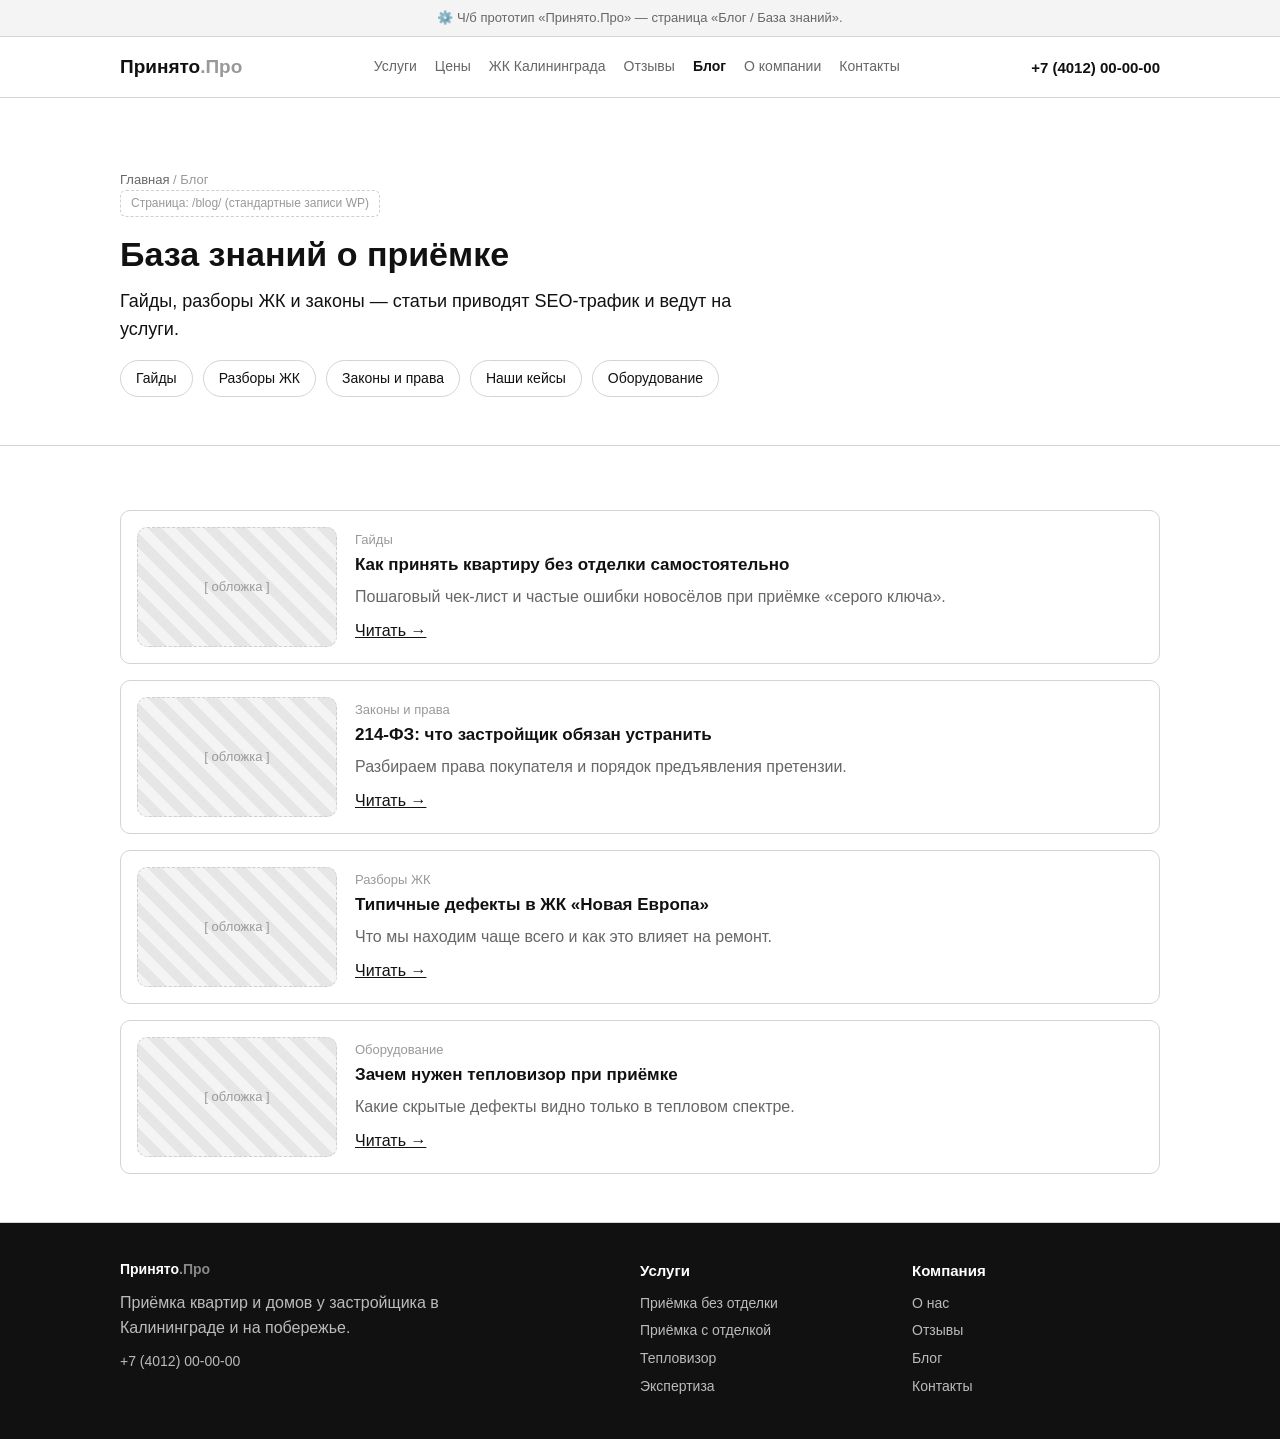
<file: prototype/blog.html>
<!DOCTYPE html>
<html lang="ru">
<head>
<meta charset="UTF-8">
<meta name="viewport" content="width=device-width, initial-scale=1.0">
<title>Блог / База знаний — Принято.Про Калининград</title>
<link rel="stylesheet" href="styles.css">
</head>
<body>
<div class="proto-bar">⚙️ Ч/б прототип «Принято.Про» — страница «Блог / База знаний».</div>

<header>
  <div class="wrap nav">
    <a href="index.html" class="logo">Принято<span>.Про</span></a>
    <nav class="nav-links">
      <a href="uslugi.html">Услуги</a>
      <a href="ceny.html">Цены</a>
      <a href="zhk.html">ЖК Калининграда</a>
      <a href="otzyvy.html">Отзывы</a>
      <a href="blog.html" class="active">Блог</a>
      <a href="o-nas.html">О компании</a>
      <a href="kontakty.html">Контакты</a>
    </nav>
    <a href="tel:+74012000000" class="phone">+7 (4012) 00-00-00</a>
  </div>
</header>

<section>
  <div class="wrap">
    <div class="crumbs"><a href="index.html">Главная</a> / Блог</div>
    <span class="pagemark">Страница: /blog/ (стандартные записи WP)</span>
    <h1>База знаний о приёмке</h1>
    <p class="lead">Гайды, разборы ЖК и законы — статьи приводят SEO-трафик и ведут на услуги.</p>
    <div class="chips">
      <a href="#" class="chip">Гайды</a>
      <a href="#" class="chip">Разборы ЖК</a>
      <a href="#" class="chip">Законы и права</a>
      <a href="#" class="chip">Наши кейсы</a>
      <a href="#" class="chip">Оборудование</a>
    </div>
  </div>
</section>

<section>
  <div class="wrap">
    <div class="post"><div class="ph">[ обложка ]</div><div><span class="note">Гайды</span><h3>Как принять квартиру без отделки самостоятельно</h3><p>Пошаговый чек-лист и частые ошибки новосёлов при приёмке «серого ключа».</p><a href="#">Читать →</a></div></div>
    <div class="post"><div class="ph">[ обложка ]</div><div><span class="note">Законы и права</span><h3>214-ФЗ: что застройщик обязан устранить</h3><p>Разбираем права покупателя и порядок предъявления претензии.</p><a href="#">Читать →</a></div></div>
    <div class="post"><div class="ph">[ обложка ]</div><div><span class="note">Разборы ЖК</span><h3>Типичные дефекты в ЖК «Новая Европа»</h3><p>Что мы находим чаще всего и как это влияет на ремонт.</p><a href="#">Читать →</a></div></div>
    <div class="post"><div class="ph">[ обложка ]</div><div><span class="note">Оборудование</span><h3>Зачем нужен тепловизор при приёмке</h3><p>Какие скрытые дефекты видно только в тепловом спектре.</p><a href="#">Читать →</a></div></div>
  </div>
</section>

<footer>
  <div class="wrap foot-cols">
    <div>
      <a href="index.html" class="logo" style="color:#fff">Принято<span style="color:#888">.Про</span></a>
      <p style="color:#bbb;margin-top:10px;max-width:320px">Приёмка квартир и домов у застройщика в Калининграде и на побережье.</p>
      <p style="margin-top:10px"><a href="tel:+74012000000">+7 (4012) 00-00-00</a></p>
    </div>
    <div><h4>Услуги</h4><a href="usluga.html">Приёмка без отделки</a><a href="usluga.html">Приёмка с отделкой</a><a href="usluga.html">Тепловизор</a><a href="usluga.html">Экспертиза</a></div>
    <div><h4>Компания</h4><a href="o-nas.html">О нас</a><a href="otzyvy.html">Отзывы</a><a href="blog.html">Блог</a><a href="kontakty.html">Контакты</a></div>
  </div>
</footer>
</body>
</html>
</file>
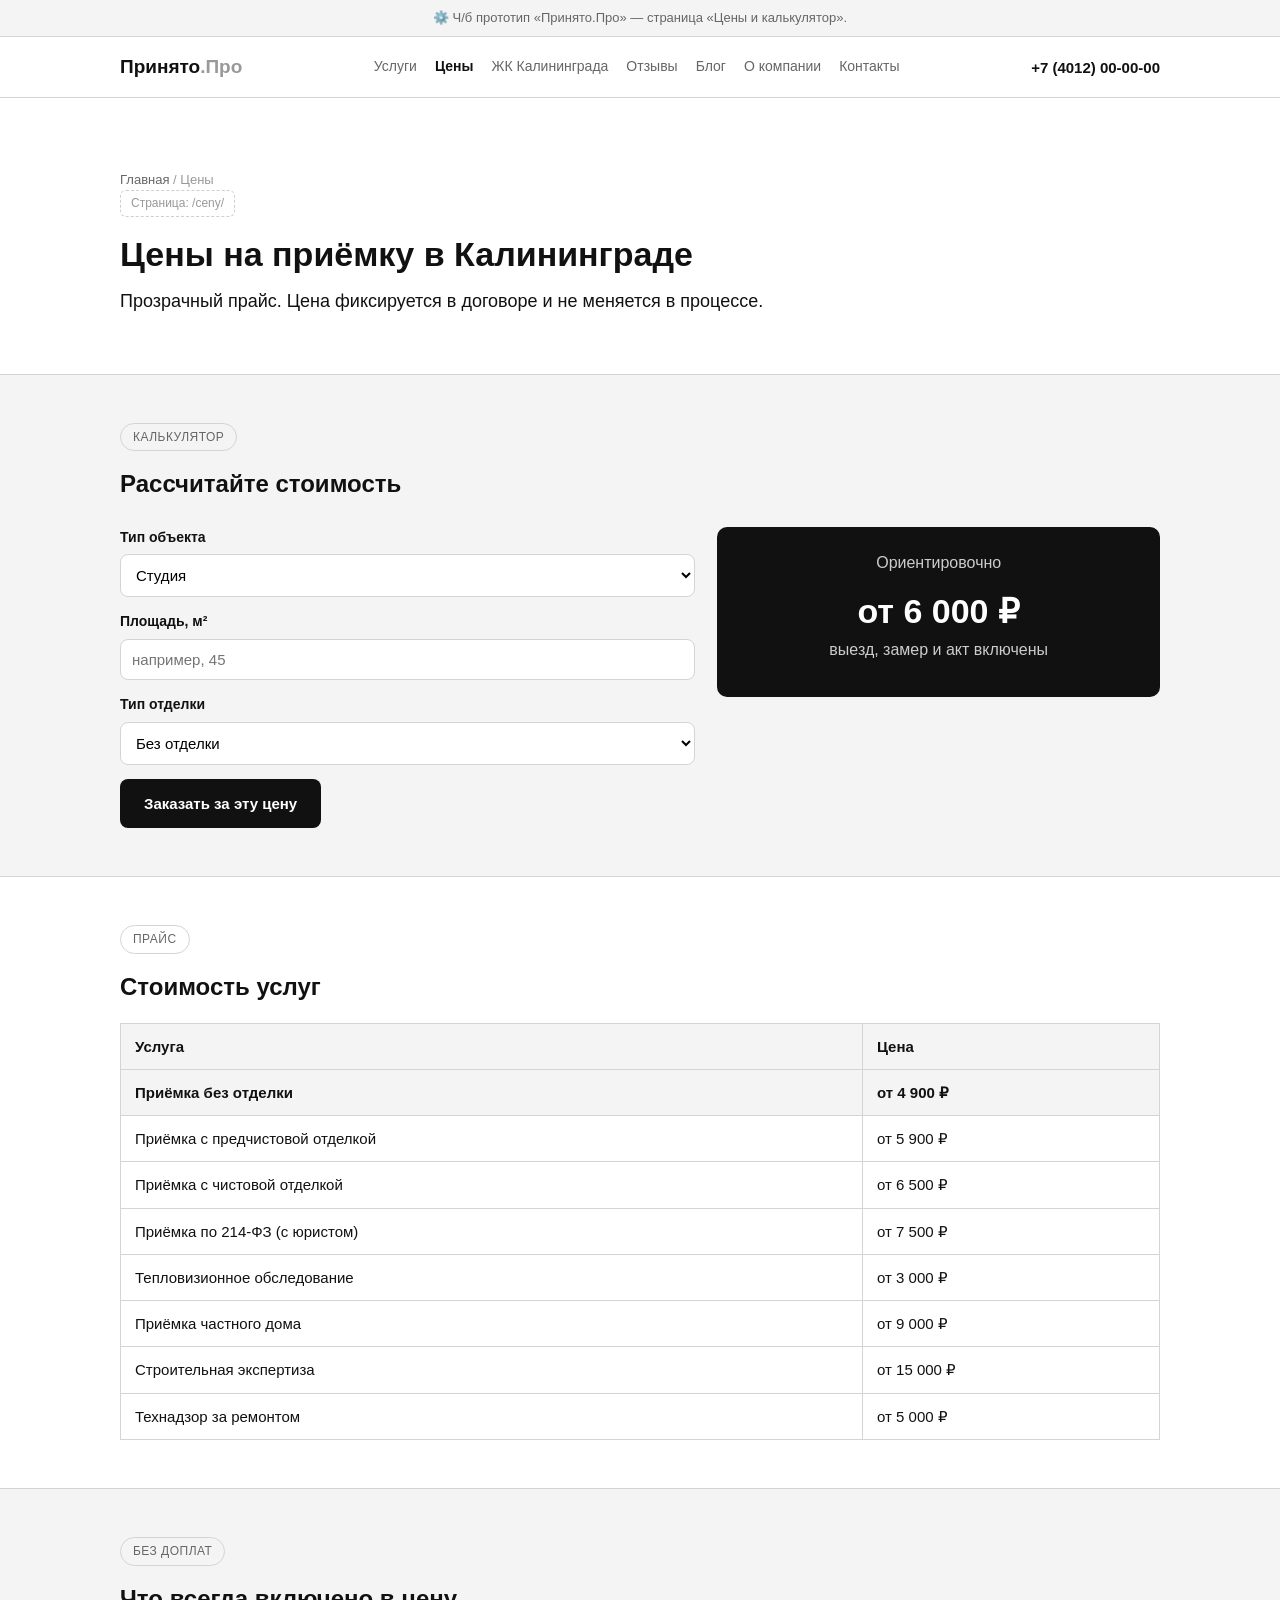
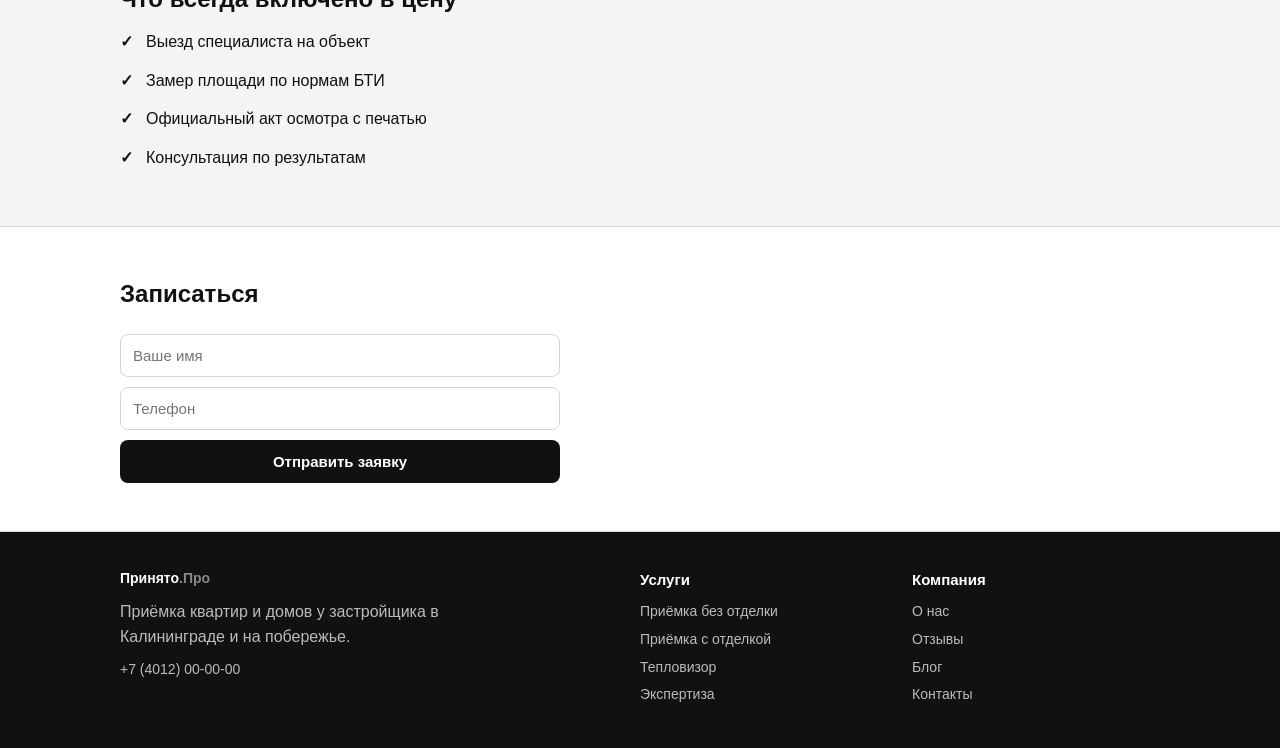
<file: prototype/ceny.html>
<!DOCTYPE html>
<html lang="ru">
<head>
<meta charset="UTF-8">
<meta name="viewport" content="width=device-width, initial-scale=1.0">
<title>Цены на приёмку квартир в Калининграде — Принято.Про</title>
<link rel="stylesheet" href="styles.css">
</head>
<body>
<div class="proto-bar">⚙️ Ч/б прототип «Принято.Про» — страница «Цены и калькулятор».</div>

<header>
  <div class="wrap nav">
    <a href="index.html" class="logo">Принято<span>.Про</span></a>
    <nav class="nav-links">
      <a href="uslugi.html">Услуги</a>
      <a href="ceny.html" class="active">Цены</a>
      <a href="zhk.html">ЖК Калининграда</a>
      <a href="otzyvy.html">Отзывы</a>
      <a href="blog.html">Блог</a>
      <a href="o-nas.html">О компании</a>
      <a href="kontakty.html">Контакты</a>
    </nav>
    <a href="tel:+74012000000" class="phone">+7 (4012) 00-00-00</a>
  </div>
</header>

<section>
  <div class="wrap">
    <div class="crumbs"><a href="index.html">Главная</a> / Цены</div>
    <span class="pagemark">Страница: /ceny/</span>
    <h1>Цены на приёмку в Калининграде</h1>
    <p class="lead">Прозрачный прайс. Цена фиксируется в договоре и не меняется в процессе.</p>
  </div>
</section>

<!-- КАЛЬКУЛЯТОР -->
<section class="soft-sec">
  <div class="wrap">
    <span class="tag">Калькулятор</span>
    <h2>Рассчитайте стоимость</h2>
    <div class="calc">
      <form onsubmit="return false">
        <div class="field"><label>Тип объекта</label><select><option>Студия</option><option>1-комнатная</option><option>2-комнатная</option><option>3-комнатная</option><option>Дом / таунхаус</option></select></div>
        <div class="field"><label>Площадь, м²</label><input type="number" placeholder="например, 45"></div>
        <div class="field"><label>Тип отделки</label><select><option>Без отделки</option><option>Предчистовая</option><option>Чистовая</option></select></div>
        <a href="#cta" class="btn">Заказать за эту цену</a>
      </form>
      <div class="price-box"><p>Ориентировочно</p><div class="num">от 6 000 ₽</div><p>выезд, замер и акт включены</p></div>
    </div>
  </div>
</section>

<!-- ПРАЙС-ТАБЛИЦА -->
<section>
  <div class="wrap">
    <span class="tag">Прайс</span>
    <h2>Стоимость услуг</h2>
    <table>
      <tr><th>Услуга</th><th>Цена</th></tr>
      <tr class="pop"><td>Приёмка без отделки</td><td>от 4 900 ₽</td></tr>
      <tr><td>Приёмка с предчистовой отделкой</td><td>от 5 900 ₽</td></tr>
      <tr><td>Приёмка с чистовой отделкой</td><td>от 6 500 ₽</td></tr>
      <tr><td>Приёмка по 214-ФЗ (с юристом)</td><td>от 7 500 ₽</td></tr>
      <tr><td>Тепловизионное обследование</td><td>от 3 000 ₽</td></tr>
      <tr><td>Приёмка частного дома</td><td>от 9 000 ₽</td></tr>
      <tr><td>Строительная экспертиза</td><td>от 15 000 ₽</td></tr>
      <tr><td>Технадзор за ремонтом</td><td>от 5 000 ₽</td></tr>
    </table>
  </div>
</section>

<!-- ЧТО ВКЛЮЧЕНО -->
<section class="soft-sec">
  <div class="wrap">
    <span class="tag">Без доплат</span>
    <h2>Что всегда включено в цену</h2>
    <ul class="clean">
      <li>Выезд специалиста на объект</li>
      <li>Замер площади по нормам БТИ</li>
      <li>Официальный акт осмотра с печатью</li>
      <li>Консультация по результатам</li>
    </ul>
  </div>
</section>

<!-- ФОРМА -->
<section id="cta">
  <div class="wrap">
    <h2>Записаться</h2>
    <form class="form" onsubmit="return false">
      <input type="text" placeholder="Ваше имя">
      <input type="tel" placeholder="Телефон">
      <button class="btn" type="submit">Отправить заявку</button>
    </form>
  </div>
</section>

<footer>
  <div class="wrap foot-cols">
    <div>
      <a href="index.html" class="logo" style="color:#fff">Принято<span style="color:#888">.Про</span></a>
      <p style="color:#bbb;margin-top:10px;max-width:320px">Приёмка квартир и домов у застройщика в Калининграде и на побережье.</p>
      <p style="margin-top:10px"><a href="tel:+74012000000">+7 (4012) 00-00-00</a></p>
    </div>
    <div><h4>Услуги</h4><a href="usluga.html">Приёмка без отделки</a><a href="usluga.html">Приёмка с отделкой</a><a href="usluga.html">Тепловизор</a><a href="usluga.html">Экспертиза</a></div>
    <div><h4>Компания</h4><a href="o-nas.html">О нас</a><a href="otzyvy.html">Отзывы</a><a href="blog.html">Блог</a><a href="kontakty.html">Контакты</a></div>
  </div>
</footer>
</body>
</html>
</file>
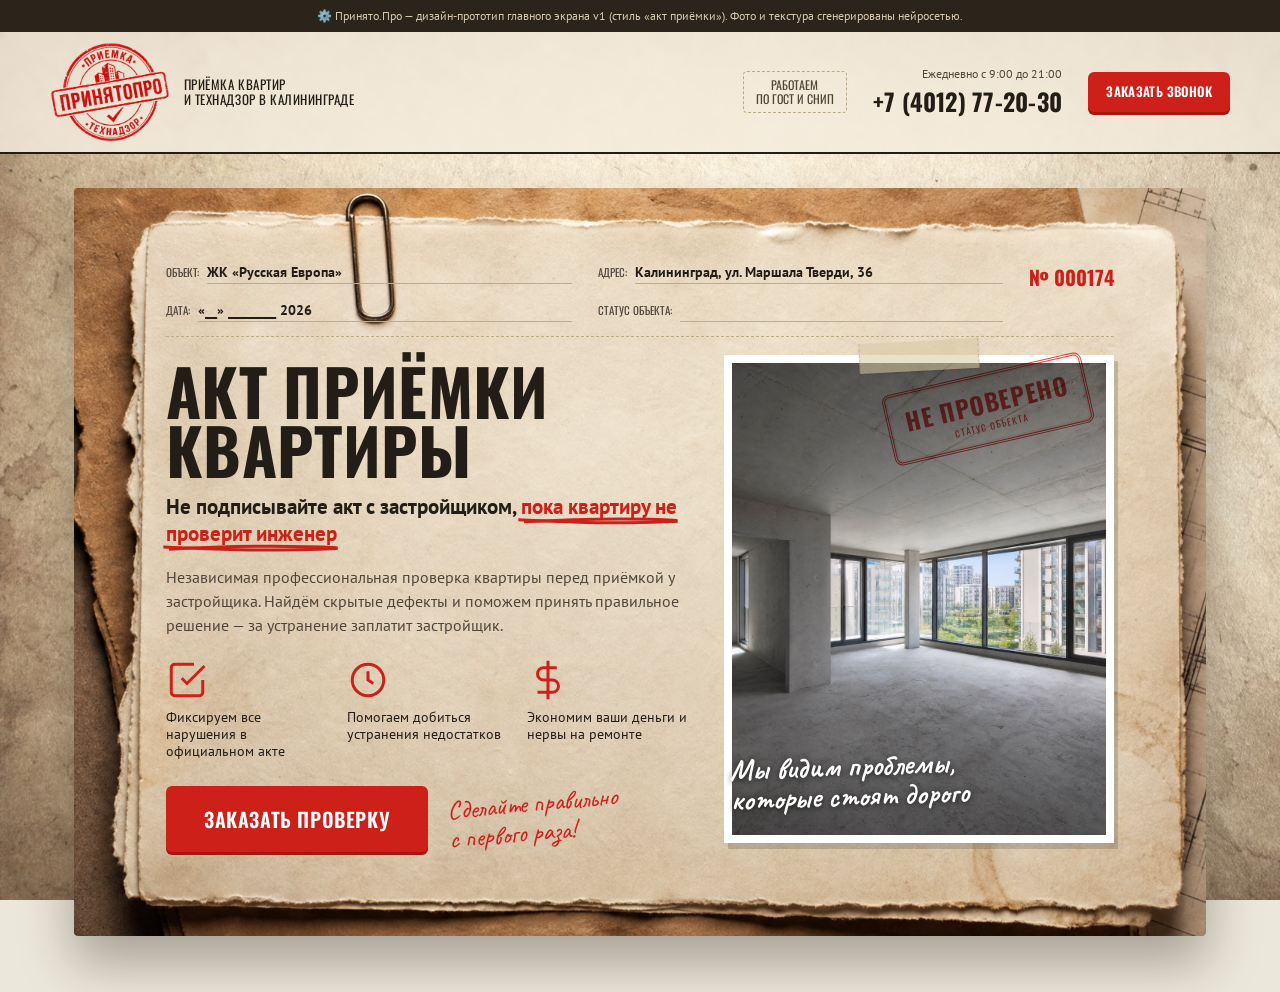
<file: prototype/hero.html>
<!DOCTYPE html>
<html lang="ru">
<head>
<meta charset="UTF-8">
<meta name="viewport" content="width=device-width, initial-scale=1.0">
<title>Приёмка квартир в Калининграде — Принято.Про</title>
<link rel="preconnect" href="https://fonts.googleapis.com">
<link rel="preconnect" href="https://fonts.gstatic.com" crossorigin>
<link href="https://fonts.googleapis.com/css2?family=Oswald:wght@400;500;600;700&family=PT+Sans:wght@400;700&family=Caveat:wght@600;700&display=swap" rel="stylesheet">
<link rel="stylesheet" href="hero.css">
<style>
  :root{
    --paper-tex: url("assets/paper_desk.jpg");
    --plate: url("assets/bg.jpg");
    --plate-m: url("assets/bg-mobile.jpg");
  }
</style>
</head>
<body>
<div class="proto-bar">⚙️ Принято.Про — дизайн-прототип главного экрана v1 (стиль «акт приёмки»). Фото и текстура сгенерированы нейросетью.</div>

<!-- ШАПКА -->
<header>
  <div class="wrap topbar">
    <div class="brand">
      <img src="assets/logo.png" alt="Принято.Про — приёмка квартир и технадзор">
      <div class="tg">Приёмка квартир<br>и технадзор в Калининграде</div>
    </div>
    <div class="head-info">
      <div class="gost">Работаем<br>по ГОСТ и СНиП</div>
      <div class="contact">
        <div class="hours">Ежедневно с 9:00 до 21:00</div>
        <a href="tel:+74012772030" class="phone">+7 (4012) 77-20-30</a>
      </div>
      <a href="#zayavka" class="btn sm">Заказать звонок</a>
    </div>
  </div>
</header>

<!-- HERO -->
<section class="hero">
  <div class="wrap">
    <div class="akt">

      <!-- реквизиты бланка -->
      <div class="akt-meta">
        <div class="f"><span class="k">Объект:</span><span class="v">ЖК «Русская Европа»</span></div>
        <div class="f"><span class="k">Адрес:</span><span class="v">Калининград, ул. Маршала Тверди, 36</span></div>
        <div class="akt-no">№ 000174</div>
        <div class="f"><span class="k">Дата:</span><span class="v">«__» ________ 2026</span></div>
        <div class="f"><span class="k">Статус объекта:</span><span class="v">&nbsp;</span></div>
      </div>

      <div class="hero-grid">
        <!-- ЛЕВО -->
        <div>
          <h1 class="h1">Акт приёмки<br>квартиры</h1>
          <p class="lead-red">Не подписывайте акт с застройщиком, <span id="mark-lead">пока квартиру не проверит инженер</span></p>
          <p class="lead">Независимая профессиональная проверка квартиры перед приёмкой у застройщика. Найдём скрытые дефекты и поможем принять правильное решение — за устранение заплатит застройщик.</p>

          <div class="benefits">
            <div class="benefit">
              <svg class="ic" viewBox="0 0 24 24" fill="none" stroke="currentColor" stroke-width="1.7"><path d="M9 11l3 3L22 4"/><path d="M21 12v7a2 2 0 0 1-2 2H5a2 2 0 0 1-2-2V5a2 2 0 0 1 2-2h11"/></svg>
              <p>Фиксируем все нарушения в официальном акте</p>
            </div>
            <div class="benefit">
              <svg class="ic" viewBox="0 0 24 24" fill="none" stroke="currentColor" stroke-width="1.7"><path d="M3 12a9 9 0 1 0 18 0 9 9 0 0 0-18 0z"/><path d="M12 7v5l3 2"/></svg>
              <p>Помогаем добиться устранения недостатков</p>
            </div>
            <div class="benefit">
              <svg class="ic" viewBox="0 0 24 24" fill="none" stroke="currentColor" stroke-width="1.7"><path d="M12 1v22"/><path d="M17 5H9.5a3.5 3.5 0 0 0 0 7h5a3.5 3.5 0 0 1 0 7H6"/></svg>
              <p>Экономим ваши деньги и нервы на ремонте</p>
            </div>
          </div>

          <div class="cta-row">
            <a href="#zayavka" class="btn lg">Заказать проверку</a>
            <span class="hand cta-note">Сделайте правильно<br>с первого раза!</span>
          </div>
        </div>

        <!-- ПРАВО: фото -->
        <div class="photo-wrap">
          <span class="tape"></span>
          <img class="photo" id="apt" src="assets/apartment.jpg" alt="Приёмка квартиры без отделки в новостройке Калининграда">
          <div class="photo-cap">Мы видим проблемы,<br>которые стоят дорого</div>
          <!-- штамп -->
          <div class="stamp notchecked">Не проверено<small>статус объекта</small></div>
        </div>
      </div>

    </div>
  </div>
</section>

<!-- rough-notation: рукописная обводка фразы -->
<script src="assets/rough-notation.iife.js"></script>
<script>
  window.addEventListener('load', function(){
    try{
      var el = document.getElementById('mark-lead');
      if (el && window.RoughNotation){
        var a = RoughNotation.annotate(el, {type:'underline', color:'#cc2018', strokeWidth:3, padding:2, multiline:true, iterations:2});
        setTimeout(function(){ a.show(); }, 600);
      }
    }catch(e){}
  });
</script>
</body>
</html>
</file>
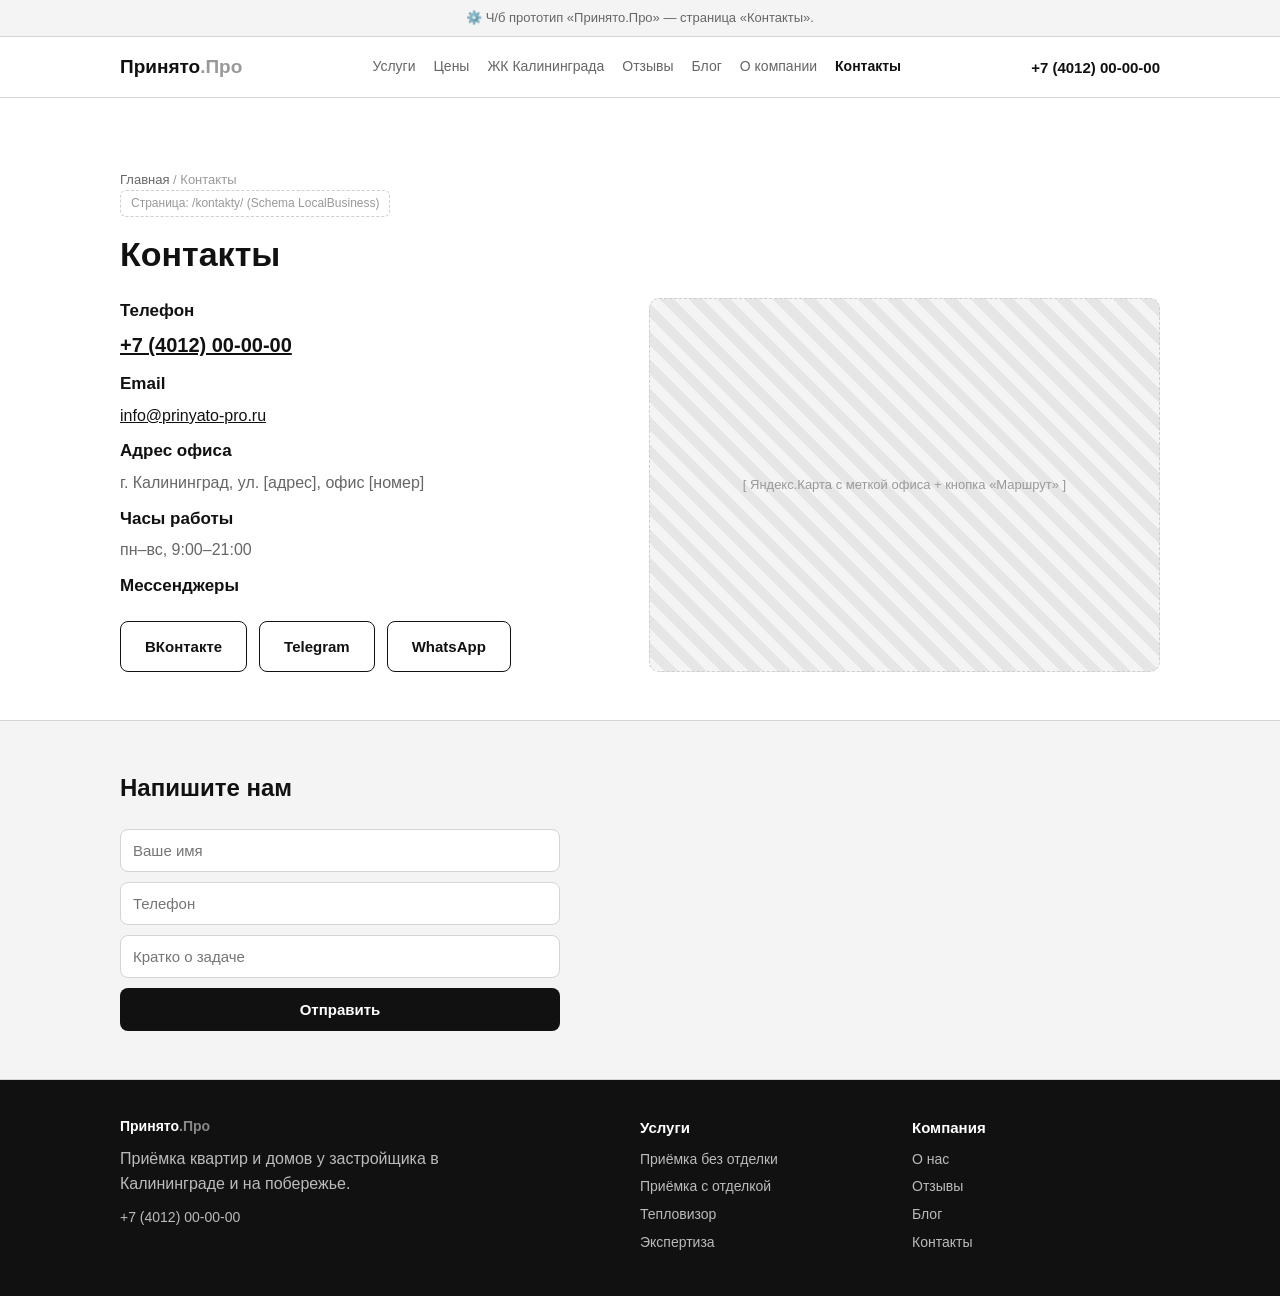
<file: prototype/kontakty.html>
<!DOCTYPE html>
<html lang="ru">
<head>
<meta charset="UTF-8">
<meta name="viewport" content="width=device-width, initial-scale=1.0">
<title>Контакты — Принято.Про Калининград</title>
<link rel="stylesheet" href="styles.css">
</head>
<body>
<div class="proto-bar">⚙️ Ч/б прототип «Принято.Про» — страница «Контакты».</div>

<header>
  <div class="wrap nav">
    <a href="index.html" class="logo">Принято<span>.Про</span></a>
    <nav class="nav-links">
      <a href="uslugi.html">Услуги</a>
      <a href="ceny.html">Цены</a>
      <a href="zhk.html">ЖК Калининграда</a>
      <a href="otzyvy.html">Отзывы</a>
      <a href="blog.html">Блог</a>
      <a href="o-nas.html">О компании</a>
      <a href="kontakty.html" class="active">Контакты</a>
    </nav>
    <a href="tel:+74012000000" class="phone">+7 (4012) 00-00-00</a>
  </div>
</header>

<section>
  <div class="wrap">
    <div class="crumbs"><a href="index.html">Главная</a> / Контакты</div>
    <span class="pagemark">Страница: /kontakty/ (Schema LocalBusiness)</span>
    <h1>Контакты</h1>
    <div class="grid-2">
      <div>
        <h3>Телефон</h3><p><a href="tel:+74012000000" style="font-size:20px;font-weight:700">+7 (4012) 00-00-00</a></p>
        <h3>Email</h3><p><a href="mailto:info@prinyato-pro.ru">info@prinyato-pro.ru</a></p>
        <h3>Адрес офиса</h3><p>г. Калининград, ул. [адрес], офис [номер]</p>
        <h3>Часы работы</h3><p>пн–вс, 9:00–21:00</p>
        <h3>Мессенджеры</h3>
        <div class="btn-row"><a href="#" class="btn ghost">ВКонтакте</a><a href="#" class="btn ghost">Telegram</a><a href="#" class="btn ghost">WhatsApp</a></div>
      </div>
      <div class="ph tall">[ Яндекс.Карта с меткой офиса + кнопка «Маршрут» ]</div>
    </div>
  </div>
</section>

<section class="soft-sec">
  <div class="wrap">
    <h2>Напишите нам</h2>
    <form class="form" onsubmit="return false">
      <input type="text" placeholder="Ваше имя">
      <input type="tel" placeholder="Телефон">
      <input type="text" placeholder="Кратко о задаче">
      <button class="btn" type="submit">Отправить</button>
    </form>
  </div>
</section>

<footer>
  <div class="wrap foot-cols">
    <div>
      <a href="index.html" class="logo" style="color:#fff">Принято<span style="color:#888">.Про</span></a>
      <p style="color:#bbb;margin-top:10px;max-width:320px">Приёмка квартир и домов у застройщика в Калининграде и на побережье.</p>
      <p style="margin-top:10px"><a href="tel:+74012000000">+7 (4012) 00-00-00</a></p>
    </div>
    <div><h4>Услуги</h4><a href="usluga.html">Приёмка без отделки</a><a href="usluga.html">Приёмка с отделкой</a><a href="usluga.html">Тепловизор</a><a href="usluga.html">Экспертиза</a></div>
    <div><h4>Компания</h4><a href="o-nas.html">О нас</a><a href="otzyvy.html">Отзывы</a><a href="blog.html">Блог</a><a href="kontakty.html">Контакты</a></div>
  </div>
</footer>
</body>
</html>
</file>
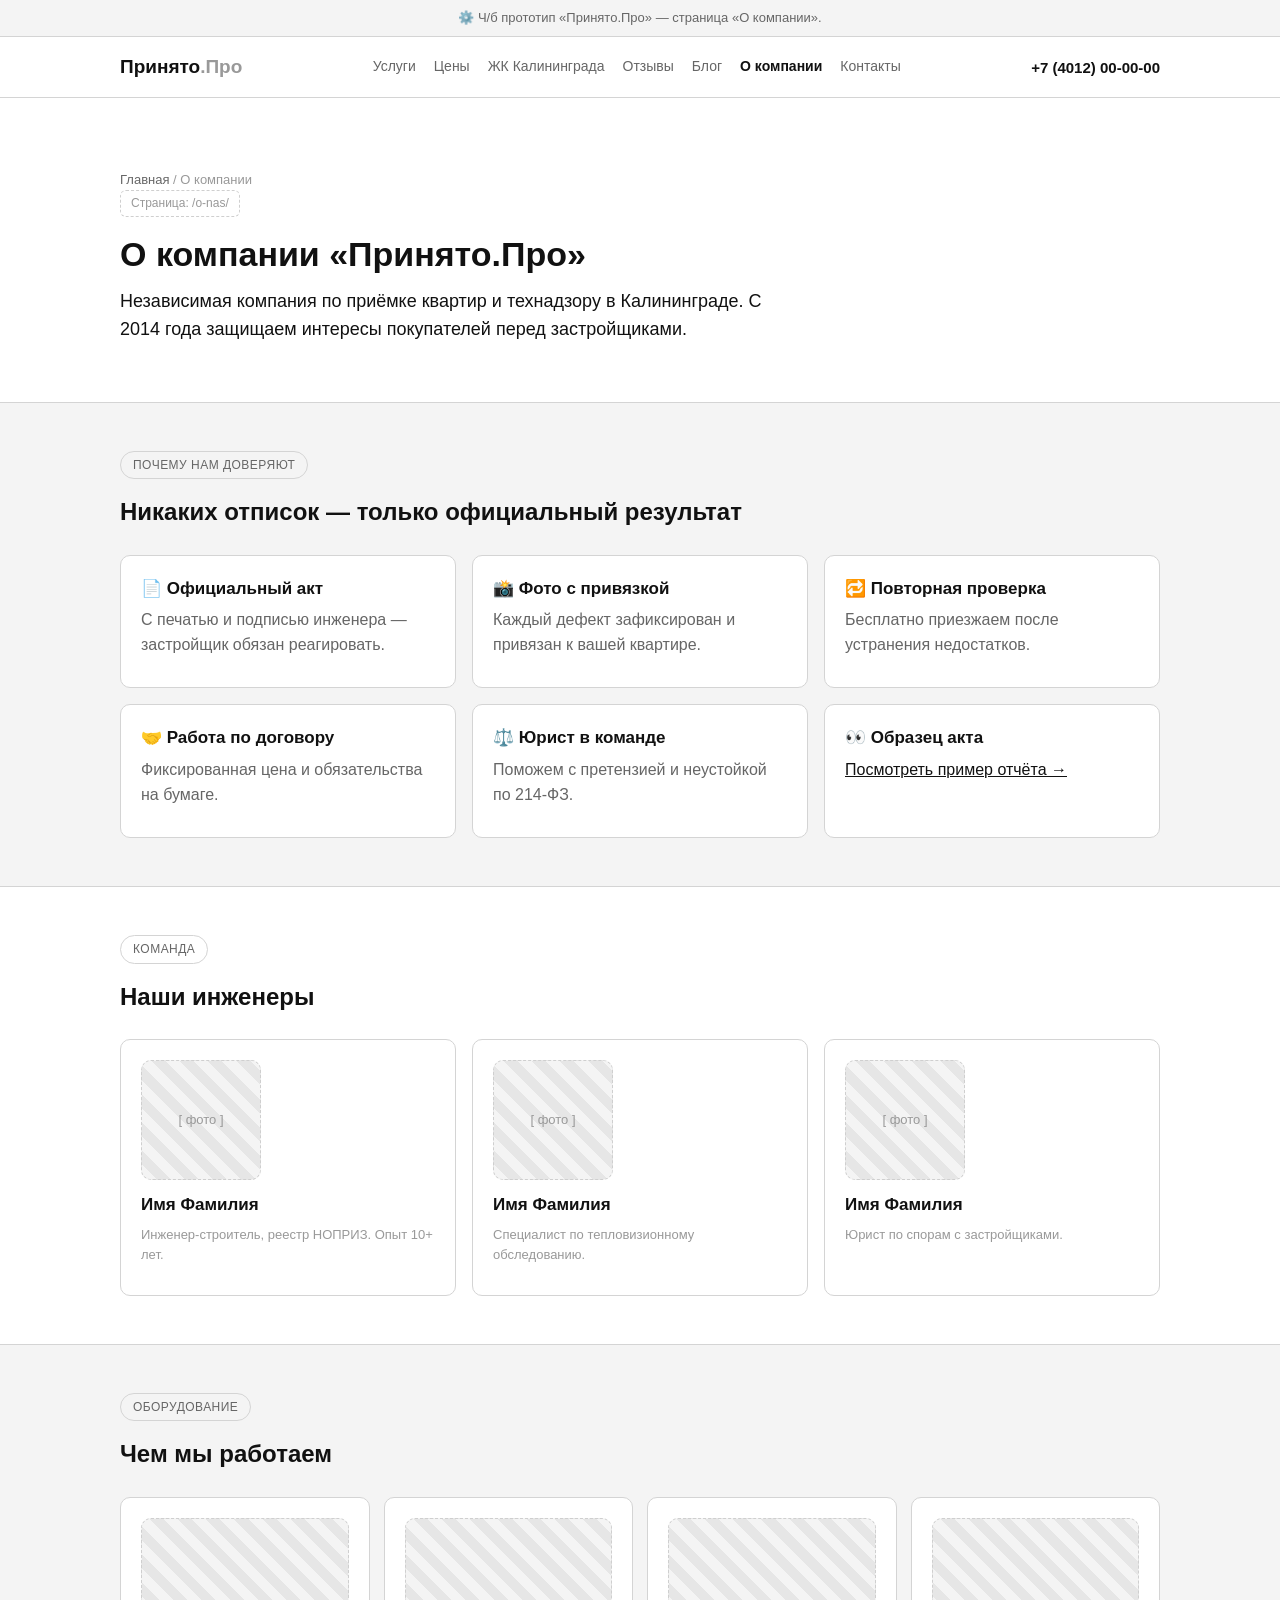
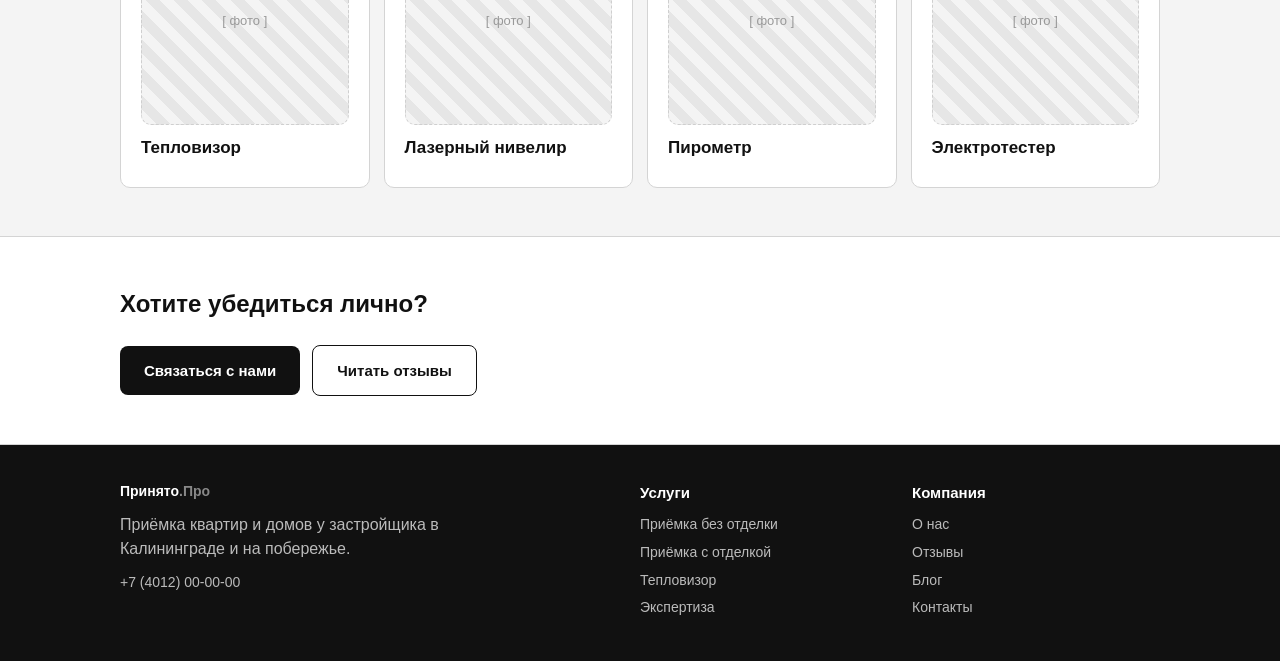
<file: prototype/o-nas.html>
<!DOCTYPE html>
<html lang="ru">
<head>
<meta charset="UTF-8">
<meta name="viewport" content="width=device-width, initial-scale=1.0">
<title>О компании — Принято.Про Калининград</title>
<link rel="stylesheet" href="styles.css">
</head>
<body>
<div class="proto-bar">⚙️ Ч/б прототип «Принято.Про» — страница «О компании».</div>

<header>
  <div class="wrap nav">
    <a href="index.html" class="logo">Принято<span>.Про</span></a>
    <nav class="nav-links">
      <a href="uslugi.html">Услуги</a>
      <a href="ceny.html">Цены</a>
      <a href="zhk.html">ЖК Калининграда</a>
      <a href="otzyvy.html">Отзывы</a>
      <a href="blog.html">Блог</a>
      <a href="o-nas.html" class="active">О компании</a>
      <a href="kontakty.html">Контакты</a>
    </nav>
    <a href="tel:+74012000000" class="phone">+7 (4012) 00-00-00</a>
  </div>
</header>

<section>
  <div class="wrap">
    <div class="crumbs"><a href="index.html">Главная</a> / О компании</div>
    <span class="pagemark">Страница: /o-nas/</span>
    <h1>О компании «Принято.Про»</h1>
    <p class="lead">Независимая компания по приёмке квартир и технадзору в Калининграде. С 2014 года защищаем интересы покупателей перед застройщиками.</p>
  </div>
</section>

<!-- ГАРАНТИИ -->
<section class="soft-sec">
  <div class="wrap">
    <span class="tag">Почему нам доверяют</span>
    <h2>Никаких отписок — только официальный результат</h2>
    <div class="grid-3">
      <div class="card"><h3>📄 Официальный акт</h3><p>С печатью и подписью инженера — застройщик обязан реагировать.</p></div>
      <div class="card"><h3>📸 Фото с привязкой</h3><p>Каждый дефект зафиксирован и привязан к вашей квартире.</p></div>
      <div class="card"><h3>🔁 Повторная проверка</h3><p>Бесплатно приезжаем после устранения недостатков.</p></div>
      <div class="card"><h3>🤝 Работа по договору</h3><p>Фиксированная цена и обязательства на бумаге.</p></div>
      <div class="card"><h3>⚖️ Юрист в команде</h3><p>Поможем с претензией и неустойкой по 214-ФЗ.</p></div>
      <div class="card"><h3>👀 Образец акта</h3><p><a href="#">Посмотреть пример отчёта →</a></p></div>
    </div>
  </div>
</section>

<!-- КОМАНДА -->
<section>
  <div class="wrap">
    <span class="tag">Команда</span>
    <h2>Наши инженеры</h2>
    <div class="grid-3">
      <div class="card"><div class="ph sq" style="max-width:120px;margin-bottom:12px">[ фото ]</div><h3>Имя Фамилия</h3><p class="note">Инженер-строитель, реестр НОПРИЗ. Опыт 10+ лет.</p></div>
      <div class="card"><div class="ph sq" style="max-width:120px;margin-bottom:12px">[ фото ]</div><h3>Имя Фамилия</h3><p class="note">Специалист по тепловизионному обследованию.</p></div>
      <div class="card"><div class="ph sq" style="max-width:120px;margin-bottom:12px">[ фото ]</div><h3>Имя Фамилия</h3><p class="note">Юрист по спорам с застройщиками.</p></div>
    </div>
  </div>
</section>

<!-- ОБОРУДОВАНИЕ -->
<section class="soft-sec">
  <div class="wrap">
    <span class="tag">Оборудование</span>
    <h2>Чем мы работаем</h2>
    <div class="grid-4">
      <div class="card"><div class="ph sq" style="margin-bottom:10px">[ фото ]</div><h3>Тепловизор</h3></div>
      <div class="card"><div class="ph sq" style="margin-bottom:10px">[ фото ]</div><h3>Лазерный нивелир</h3></div>
      <div class="card"><div class="ph sq" style="margin-bottom:10px">[ фото ]</div><h3>Пирометр</h3></div>
      <div class="card"><div class="ph sq" style="margin-bottom:10px">[ фото ]</div><h3>Электротестер</h3></div>
    </div>
  </div>
</section>

<section>
  <div class="wrap">
    <h2>Хотите убедиться лично?</h2>
    <div class="btn-row"><a href="kontakty.html" class="btn">Связаться с нами</a><a href="otzyvy.html" class="btn ghost">Читать отзывы</a></div>
  </div>
</section>

<footer>
  <div class="wrap foot-cols">
    <div>
      <a href="index.html" class="logo" style="color:#fff">Принято<span style="color:#888">.Про</span></a>
      <p style="color:#bbb;margin-top:10px;max-width:320px">Приёмка квартир и домов у застройщика в Калининграде и на побережье.</p>
      <p style="margin-top:10px"><a href="tel:+74012000000">+7 (4012) 00-00-00</a></p>
    </div>
    <div><h4>Услуги</h4><a href="usluga.html">Приёмка без отделки</a><a href="usluga.html">Приёмка с отделкой</a><a href="usluga.html">Тепловизор</a><a href="usluga.html">Экспертиза</a></div>
    <div><h4>Компания</h4><a href="o-nas.html">О нас</a><a href="otzyvy.html">Отзывы</a><a href="blog.html">Блог</a><a href="kontakty.html">Контакты</a></div>
  </div>
</footer>
</body>
</html>
</file>
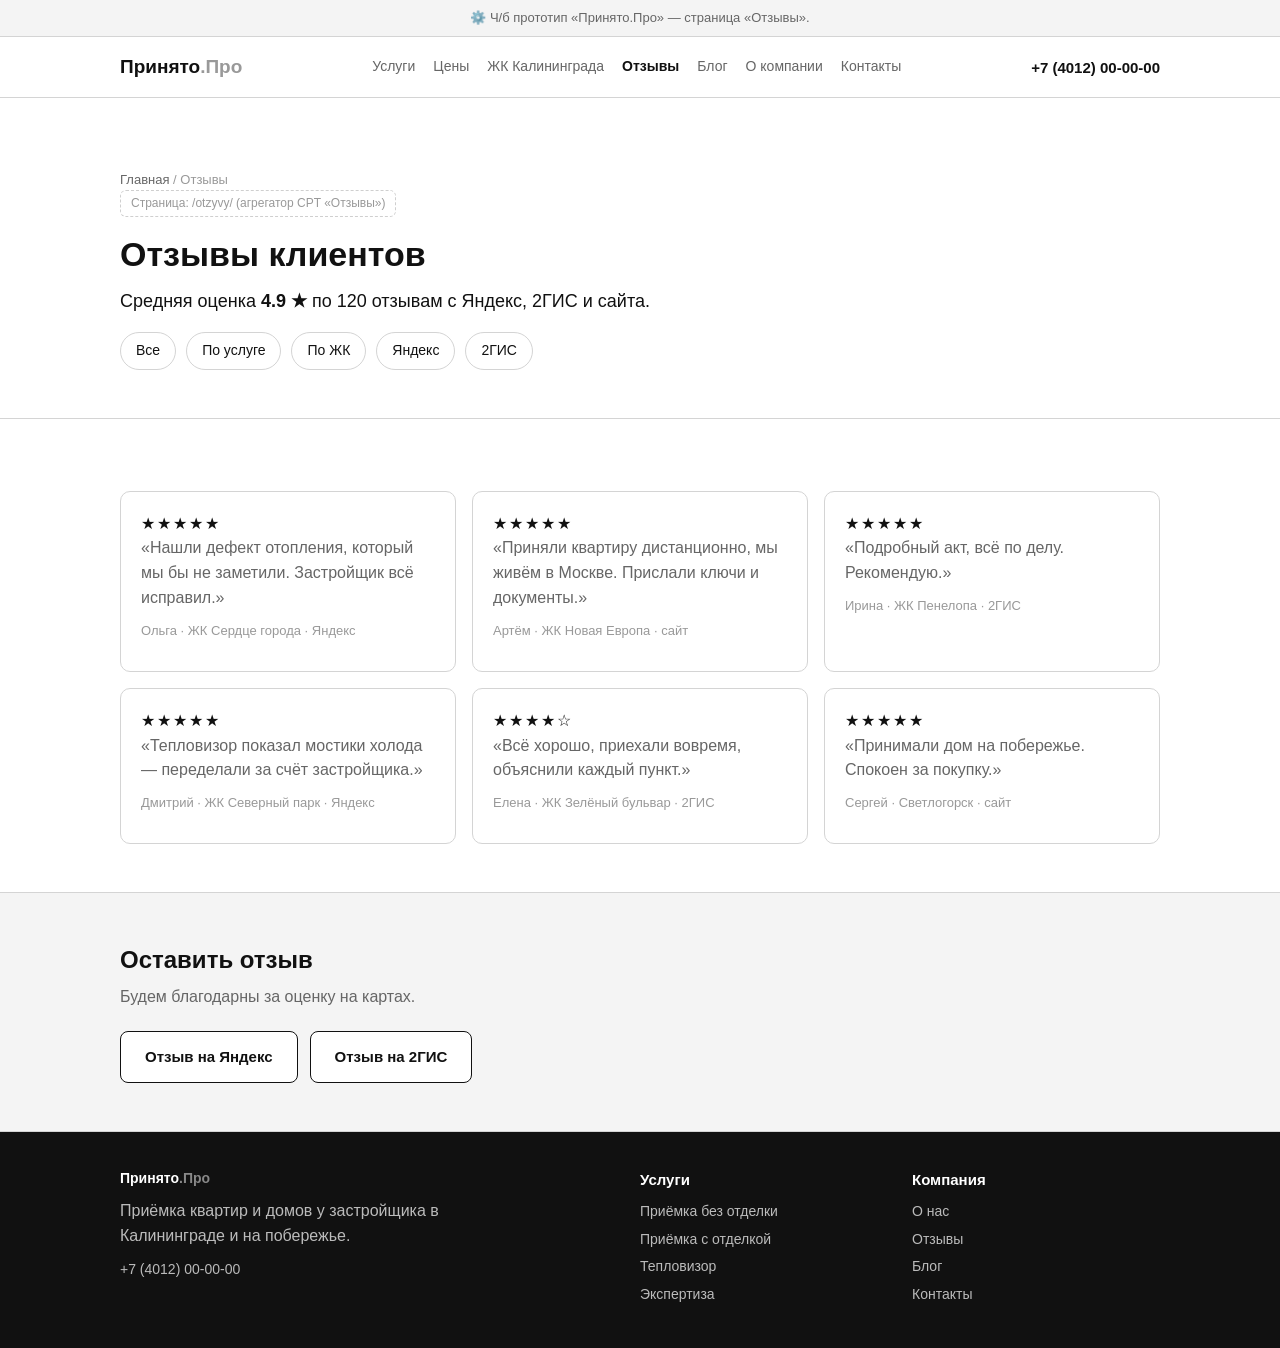
<file: prototype/otzyvy.html>
<!DOCTYPE html>
<html lang="ru">
<head>
<meta charset="UTF-8">
<meta name="viewport" content="width=device-width, initial-scale=1.0">
<title>Отзывы клиентов — Принято.Про Калининград</title>
<link rel="stylesheet" href="styles.css">
</head>
<body>
<div class="proto-bar">⚙️ Ч/б прототип «Принято.Про» — страница «Отзывы».</div>

<header>
  <div class="wrap nav">
    <a href="index.html" class="logo">Принято<span>.Про</span></a>
    <nav class="nav-links">
      <a href="uslugi.html">Услуги</a>
      <a href="ceny.html">Цены</a>
      <a href="zhk.html">ЖК Калининграда</a>
      <a href="otzyvy.html" class="active">Отзывы</a>
      <a href="blog.html">Блог</a>
      <a href="o-nas.html">О компании</a>
      <a href="kontakty.html">Контакты</a>
    </nav>
    <a href="tel:+74012000000" class="phone">+7 (4012) 00-00-00</a>
  </div>
</header>

<section>
  <div class="wrap">
    <div class="crumbs"><a href="index.html">Главная</a> / Отзывы</div>
    <span class="pagemark">Страница: /otzyvy/ (агрегатор CPT «Отзывы»)</span>
    <h1>Отзывы клиентов</h1>
    <p class="lead">Средняя оценка <b>4.9 ★</b> по 120 отзывам с Яндекс, 2ГИС и сайта.</p>
    <div class="chips">
      <a href="#" class="chip">Все</a>
      <a href="#" class="chip">По услуге</a>
      <a href="#" class="chip">По ЖК</a>
      <a href="#" class="chip">Яндекс</a>
      <a href="#" class="chip">2ГИС</a>
    </div>
  </div>
</section>

<section>
  <div class="wrap">
    <div class="grid-3">
      <div class="card"><div class="stars">★★★★★</div><p>«Нашли дефект отопления, который мы бы не заметили. Застройщик всё исправил.»</p><p class="note">Ольга · ЖК Сердце города · Яндекс</p></div>
      <div class="card"><div class="stars">★★★★★</div><p>«Приняли квартиру дистанционно, мы живём в Москве. Прислали ключи и документы.»</p><p class="note">Артём · ЖК Новая Европа · сайт</p></div>
      <div class="card"><div class="stars">★★★★★</div><p>«Подробный акт, всё по делу. Рекомендую.»</p><p class="note">Ирина · ЖК Пенелопа · 2ГИС</p></div>
      <div class="card"><div class="stars">★★★★★</div><p>«Тепловизор показал мостики холода — переделали за счёт застройщика.»</p><p class="note">Дмитрий · ЖК Северный парк · Яндекс</p></div>
      <div class="card"><div class="stars">★★★★☆</div><p>«Всё хорошо, приехали вовремя, объяснили каждый пункт.»</p><p class="note">Елена · ЖК Зелёный бульвар · 2ГИС</p></div>
      <div class="card"><div class="stars">★★★★★</div><p>«Принимали дом на побережье. Спокоен за покупку.»</p><p class="note">Сергей · Светлогорск · сайт</p></div>
    </div>
  </div>
</section>

<section class="soft-sec">
  <div class="wrap">
    <h2>Оставить отзыв</h2>
    <p>Будем благодарны за оценку на картах.</p>
    <div class="btn-row"><a href="#" class="btn ghost">Отзыв на Яндекс</a><a href="#" class="btn ghost">Отзыв на 2ГИС</a></div>
  </div>
</section>

<footer>
  <div class="wrap foot-cols">
    <div>
      <a href="index.html" class="logo" style="color:#fff">Принято<span style="color:#888">.Про</span></a>
      <p style="color:#bbb;margin-top:10px;max-width:320px">Приёмка квартир и домов у застройщика в Калининграде и на побережье.</p>
      <p style="margin-top:10px"><a href="tel:+74012000000">+7 (4012) 00-00-00</a></p>
    </div>
    <div><h4>Услуги</h4><a href="usluga.html">Приёмка без отделки</a><a href="usluga.html">Приёмка с отделкой</a><a href="usluga.html">Тепловизор</a><a href="usluga.html">Экспертиза</a></div>
    <div><h4>Компания</h4><a href="o-nas.html">О нас</a><a href="otzyvy.html">Отзывы</a><a href="blog.html">Блог</a><a href="kontakty.html">Контакты</a></div>
  </div>
</footer>
</body>
</html>
</file>
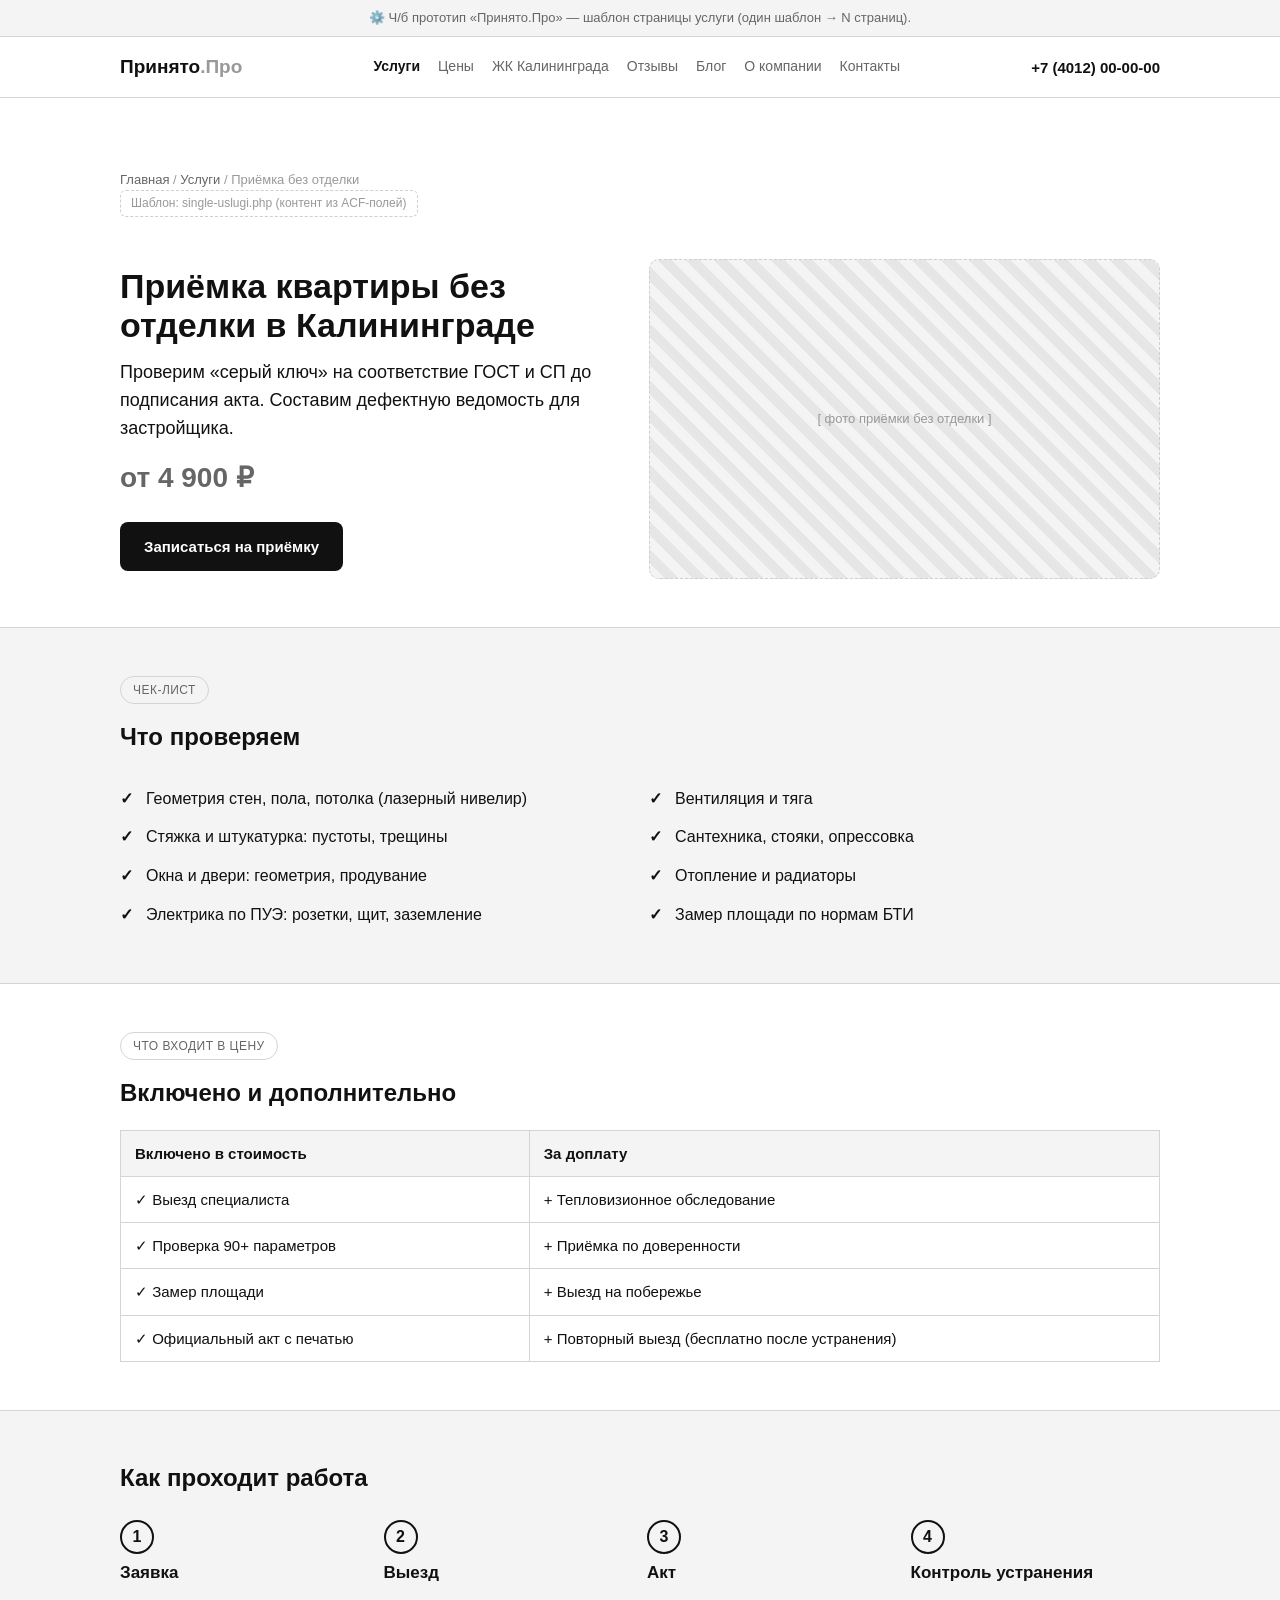
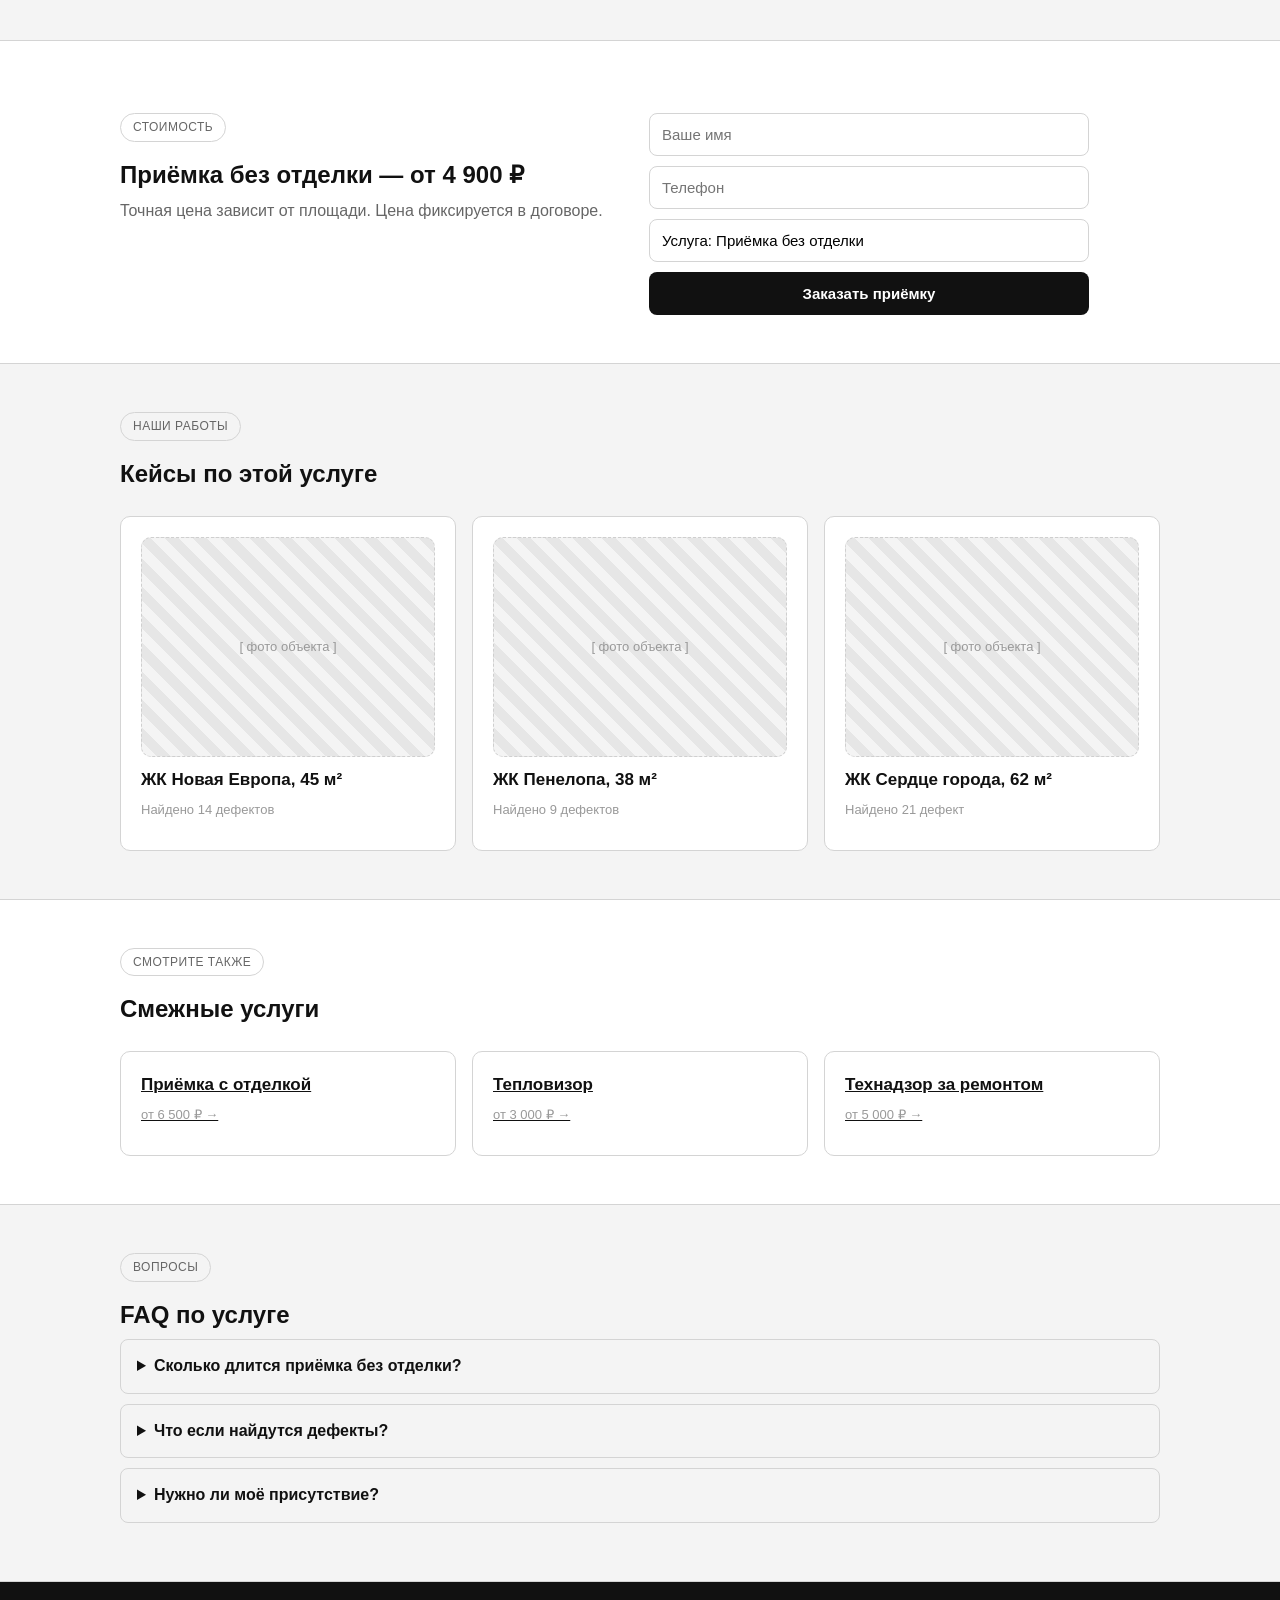
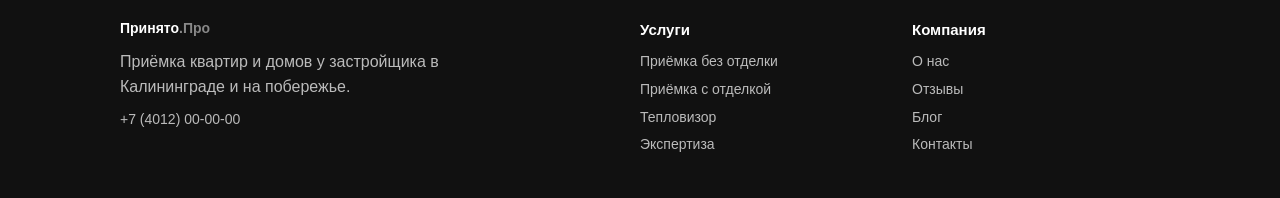
<file: prototype/usluga.html>
<!DOCTYPE html>
<html lang="ru">
<head>
<meta charset="UTF-8">
<meta name="viewport" content="width=device-width, initial-scale=1.0">
<title>Приёмка квартиры без отделки в Калининграде — от 4 900 ₽ — Принято.Про</title>
<link rel="stylesheet" href="styles.css">
</head>
<body>
<div class="proto-bar">⚙️ Ч/б прототип «Принято.Про» — шаблон страницы услуги (один шаблон → N страниц).</div>

<header>
  <div class="wrap nav">
    <a href="index.html" class="logo">Принято<span>.Про</span></a>
    <nav class="nav-links">
      <a href="uslugi.html" class="active">Услуги</a>
      <a href="ceny.html">Цены</a>
      <a href="zhk.html">ЖК Калининграда</a>
      <a href="otzyvy.html">Отзывы</a>
      <a href="blog.html">Блог</a>
      <a href="o-nas.html">О компании</a>
      <a href="kontakty.html">Контакты</a>
    </nav>
    <a href="tel:+74012000000" class="phone">+7 (4012) 00-00-00</a>
  </div>
</header>

<!-- HERO услуги -->
<section>
  <div class="wrap">
    <div class="crumbs"><a href="index.html">Главная</a> / <a href="uslugi.html">Услуги</a> / Приёмка без отделки</div>
    <span class="pagemark">Шаблон: single-uslugi.php (контент из ACF-полей)</span>
    <div class="grid-2" style="align-items:center">
      <div>
        <h1>Приёмка квартиры без отделки в Калининграде</h1>
        <p class="lead">Проверим «серый ключ» на соответствие ГОСТ и СП до подписания акта. Составим дефектную ведомость для застройщика.</p>
        <p style="font-size:28px;font-weight:800;margin:14px 0 0">от 4 900 ₽</p>
        <div class="btn-row"><a href="#cta" class="btn">Записаться на приёмку</a></div>
      </div>
      <div class="ph tall">[ фото приёмки без отделки ]</div>
    </div>
  </div>
</section>

<!-- ЧТО ПРОВЕРЯЕМ -->
<section class="soft-sec">
  <div class="wrap">
    <span class="tag">Чек-лист</span>
    <h2>Что проверяем</h2>
    <div class="grid-2">
      <ul class="clean">
        <li>Геометрия стен, пола, потолка (лазерный нивелир)</li>
        <li>Стяжка и штукатурка: пустоты, трещины</li>
        <li>Окна и двери: геометрия, продувание</li>
        <li>Электрика по ПУЭ: розетки, щит, заземление</li>
      </ul>
      <ul class="clean">
        <li>Вентиляция и тяга</li>
        <li>Сантехника, стояки, опрессовка</li>
        <li>Отопление и радиаторы</li>
        <li>Замер площади по нормам БТИ</li>
      </ul>
    </div>
  </div>
</section>

<!-- ЧТО ВХОДИТ -->
<section>
  <div class="wrap">
    <span class="tag">Что входит в цену</span>
    <h2>Включено и дополнительно</h2>
    <table>
      <tr><th>Включено в стоимость</th><th>За доплату</th></tr>
      <tr><td>✓ Выезд специалиста</td><td>+ Тепловизионное обследование</td></tr>
      <tr><td>✓ Проверка 90+ параметров</td><td>+ Приёмка по доверенности</td></tr>
      <tr><td>✓ Замер площади</td><td>+ Выезд на побережье</td></tr>
      <tr><td>✓ Официальный акт с печатью</td><td>+ Повторный выезд (бесплатно после устранения)</td></tr>
    </table>
  </div>
</section>

<!-- ШАГИ -->
<section class="soft-sec">
  <div class="wrap">
    <h2>Как проходит работа</h2>
    <div class="steps">
      <div class="step"><h3>Заявка</h3></div>
      <div class="step"><h3>Выезд</h3></div>
      <div class="step"><h3>Акт</h3></div>
      <div class="step"><h3>Контроль устранения</h3></div>
    </div>
  </div>
</section>

<!-- ЦЕНА + ФОРМА -->
<section id="cta">
  <div class="wrap">
    <div class="grid-2">
      <div><span class="tag">Стоимость</span><h2>Приёмка без отделки — от 4 900 ₽</h2><p>Точная цена зависит от площади. Цена фиксируется в договоре.</p></div>
      <form class="form" onsubmit="return false" style="margin-top:0">
        <input type="text" placeholder="Ваше имя">
        <input type="tel" placeholder="Телефон">
        <input type="text" value="Услуга: Приёмка без отделки" readonly>
        <button class="btn" type="submit">Заказать приёмку</button>
      </form>
    </div>
  </div>
</section>

<!-- КЕЙСЫ ПО УСЛУГЕ -->
<section class="soft-sec">
  <div class="wrap">
    <span class="tag">Наши работы</span>
    <h2>Кейсы по этой услуге</h2>
    <div class="grid-3">
      <div class="card"><div class="ph wide" style="margin-bottom:10px">[ фото объекта ]</div><h3>ЖК Новая Европа, 45 м²</h3><p class="note">Найдено 14 дефектов</p></div>
      <div class="card"><div class="ph wide" style="margin-bottom:10px">[ фото объекта ]</div><h3>ЖК Пенелопа, 38 м²</h3><p class="note">Найдено 9 дефектов</p></div>
      <div class="card"><div class="ph wide" style="margin-bottom:10px">[ фото объекта ]</div><h3>ЖК Сердце города, 62 м²</h3><p class="note">Найдено 21 дефект</p></div>
    </div>
  </div>
</section>

<!-- СМЕЖНЫЕ УСЛУГИ -->
<section>
  <div class="wrap">
    <span class="tag">Смотрите также</span>
    <h2>Смежные услуги</h2>
    <div class="grid-3">
      <a href="usluga.html" class="card"><h3>Приёмка с отделкой</h3><p class="note">от 6 500 ₽ →</p></a>
      <a href="usluga.html" class="card"><h3>Тепловизор</h3><p class="note">от 3 000 ₽ →</p></a>
      <a href="usluga.html" class="card"><h3>Технадзор за ремонтом</h3><p class="note">от 5 000 ₽ →</p></a>
    </div>
  </div>
</section>

<!-- FAQ -->
<section class="soft-sec">
  <div class="wrap">
    <span class="tag">Вопросы</span>
    <h2>FAQ по услуге</h2>
    <details><summary>Сколько длится приёмка без отделки?</summary><p>В среднем 1–1,5 часа в зависимости от площади.</p></details>
    <details><summary>Что если найдутся дефекты?</summary><p>Зафиксируем их в акте, поможем не подписывать передачу до устранения.</p></details>
    <details><summary>Нужно ли моё присутствие?</summary><p>Не обязательно — возможна приёмка по доверенности.</p></details>
  </div>
</section>

<footer>
  <div class="wrap foot-cols">
    <div>
      <a href="index.html" class="logo" style="color:#fff">Принято<span style="color:#888">.Про</span></a>
      <p style="color:#bbb;margin-top:10px;max-width:320px">Приёмка квартир и домов у застройщика в Калининграде и на побережье.</p>
      <p style="margin-top:10px"><a href="tel:+74012000000">+7 (4012) 00-00-00</a></p>
    </div>
    <div><h4>Услуги</h4><a href="usluga.html">Приёмка без отделки</a><a href="usluga.html">Приёмка с отделкой</a><a href="usluga.html">Тепловизор</a><a href="usluga.html">Экспертиза</a></div>
    <div><h4>Компания</h4><a href="o-nas.html">О нас</a><a href="otzyvy.html">Отзывы</a><a href="blog.html">Блог</a><a href="kontakty.html">Контакты</a></div>
  </div>
</footer>
</body>
</html>
</file>
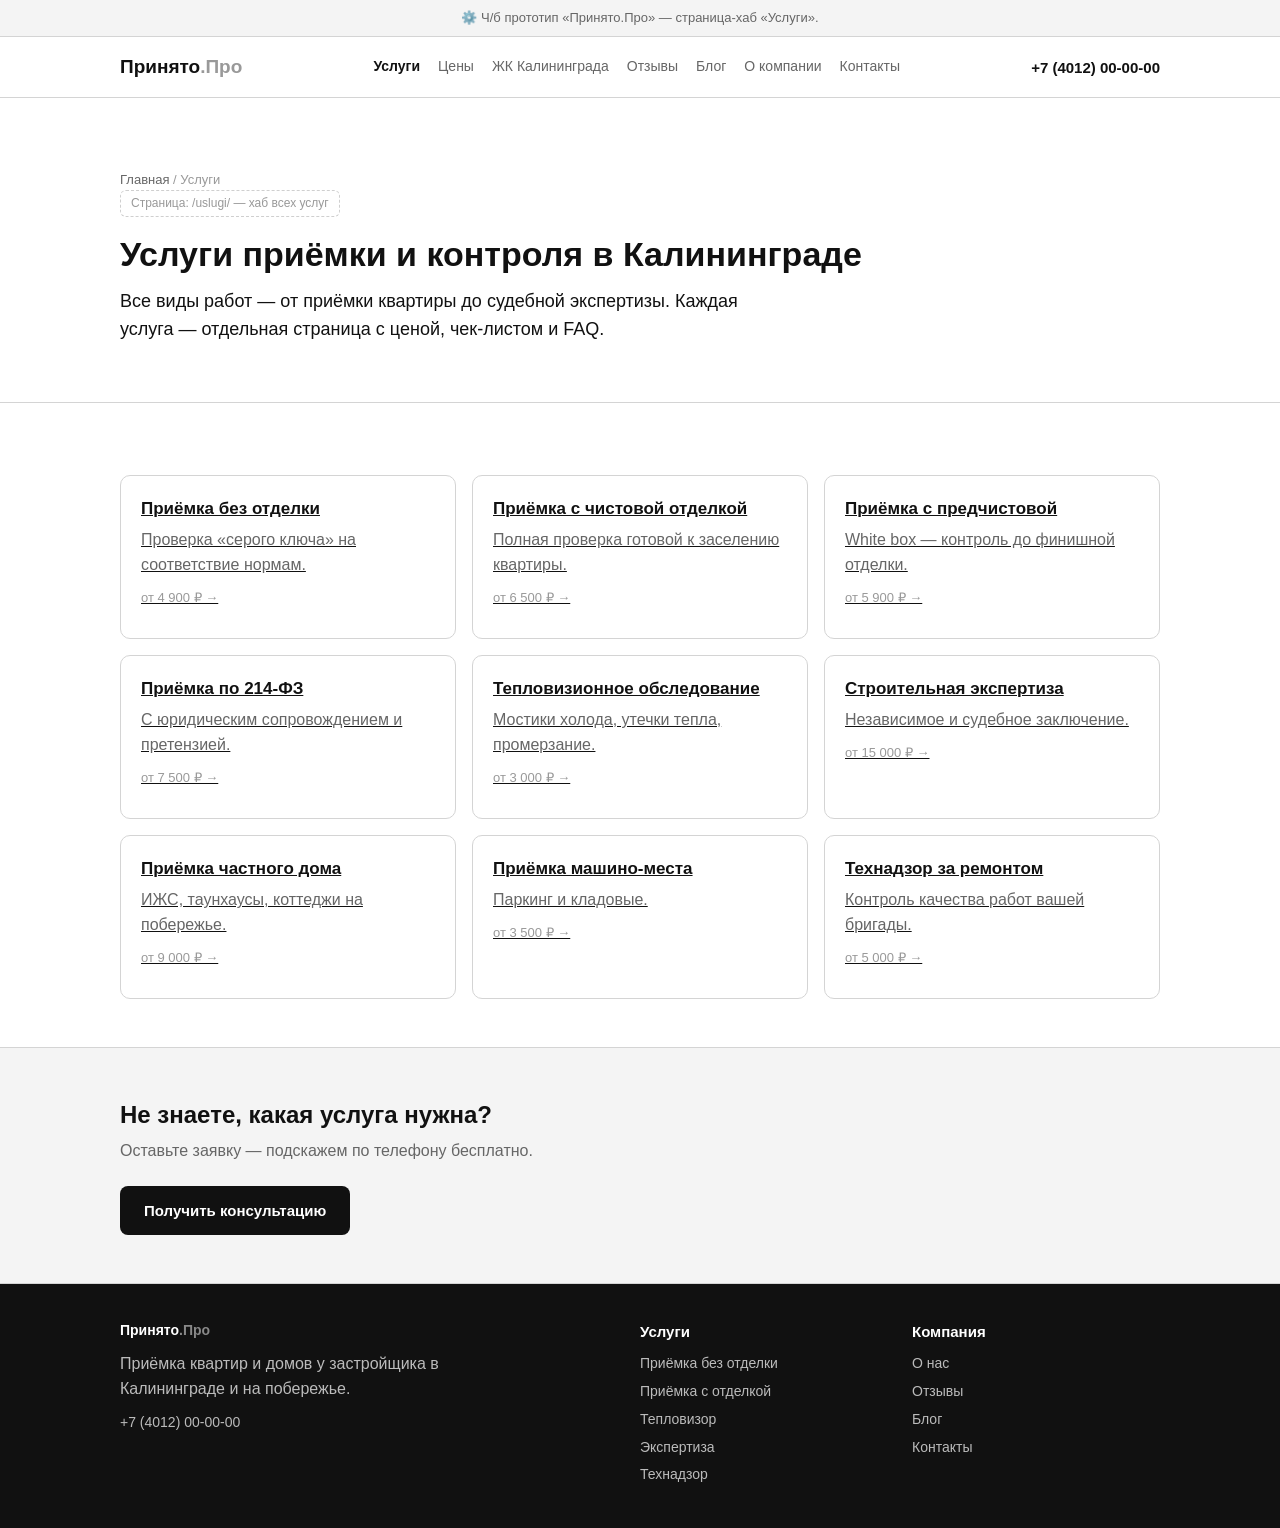
<file: prototype/uslugi.html>
<!DOCTYPE html>
<html lang="ru">
<head>
<meta charset="UTF-8">
<meta name="viewport" content="width=device-width, initial-scale=1.0">
<title>Услуги — Принято.Про Калининград</title>
<link rel="stylesheet" href="styles.css">
</head>
<body>
<div class="proto-bar">⚙️ Ч/б прототип «Принято.Про» — страница-хаб «Услуги».</div>

<header>
  <div class="wrap nav">
    <a href="index.html" class="logo">Принято<span>.Про</span></a>
    <nav class="nav-links">
      <a href="uslugi.html" class="active">Услуги</a>
      <a href="ceny.html">Цены</a>
      <a href="zhk.html">ЖК Калининграда</a>
      <a href="otzyvy.html">Отзывы</a>
      <a href="blog.html">Блог</a>
      <a href="o-nas.html">О компании</a>
      <a href="kontakty.html">Контакты</a>
    </nav>
    <a href="tel:+74012000000" class="phone">+7 (4012) 00-00-00</a>
  </div>
</header>

<section>
  <div class="wrap">
    <div class="crumbs"><a href="index.html">Главная</a> / Услуги</div>
    <span class="pagemark">Страница: /uslugi/ — хаб всех услуг</span>
    <h1>Услуги приёмки и контроля в Калининграде</h1>
    <p class="lead">Все виды работ — от приёмки квартиры до судебной экспертизы. Каждая услуга — отдельная страница с ценой, чек-листом и FAQ.</p>
  </div>
</section>

<section>
  <div class="wrap">
    <div class="grid-3">
      <a href="usluga.html" class="card"><h3>Приёмка без отделки</h3><p>Проверка «серого ключа» на соответствие нормам.</p><p class="note">от 4 900 ₽ →</p></a>
      <a href="usluga.html" class="card"><h3>Приёмка с чистовой отделкой</h3><p>Полная проверка готовой к заселению квартиры.</p><p class="note">от 6 500 ₽ →</p></a>
      <a href="usluga.html" class="card"><h3>Приёмка с предчистовой</h3><p>White box — контроль до финишной отделки.</p><p class="note">от 5 900 ₽ →</p></a>
      <a href="usluga.html" class="card"><h3>Приёмка по 214-ФЗ</h3><p>С юридическим сопровождением и претензией.</p><p class="note">от 7 500 ₽ →</p></a>
      <a href="usluga.html" class="card"><h3>Тепловизионное обследование</h3><p>Мостики холода, утечки тепла, промерзание.</p><p class="note">от 3 000 ₽ →</p></a>
      <a href="usluga.html" class="card"><h3>Строительная экспертиза</h3><p>Независимое и судебное заключение.</p><p class="note">от 15 000 ₽ →</p></a>
      <a href="usluga.html" class="card"><h3>Приёмка частного дома</h3><p>ИЖС, таунхаусы, коттеджи на побережье.</p><p class="note">от 9 000 ₽ →</p></a>
      <a href="usluga.html" class="card"><h3>Приёмка машино-места</h3><p>Паркинг и кладовые.</p><p class="note">от 3 500 ₽ →</p></a>
      <a href="usluga.html" class="card"><h3>Технадзор за ремонтом</h3><p>Контроль качества работ вашей бригады.</p><p class="note">от 5 000 ₽ →</p></a>
    </div>
  </div>
</section>

<section class="soft-sec">
  <div class="wrap">
    <h2>Не знаете, какая услуга нужна?</h2>
    <p>Оставьте заявку — подскажем по телефону бесплатно.</p>
    <div class="btn-row"><a href="kontakty.html" class="btn">Получить консультацию</a></div>
  </div>
</section>

<footer>
  <div class="wrap foot-cols">
    <div>
      <a href="index.html" class="logo" style="color:#fff">Принято<span style="color:#888">.Про</span></a>
      <p style="color:#bbb;margin-top:10px;max-width:320px">Приёмка квартир и домов у застройщика в Калининграде и на побережье.</p>
      <p style="margin-top:10px"><a href="tel:+74012000000">+7 (4012) 00-00-00</a></p>
    </div>
    <div><h4>Услуги</h4><a href="usluga.html">Приёмка без отделки</a><a href="usluga.html">Приёмка с отделкой</a><a href="usluga.html">Тепловизор</a><a href="usluga.html">Экспертиза</a><a href="usluga.html">Технадзор</a></div>
    <div><h4>Компания</h4><a href="o-nas.html">О нас</a><a href="otzyvy.html">Отзывы</a><a href="blog.html">Блог</a><a href="kontakty.html">Контакты</a></div>
  </div>
</footer>
</body>
</html>
</file>
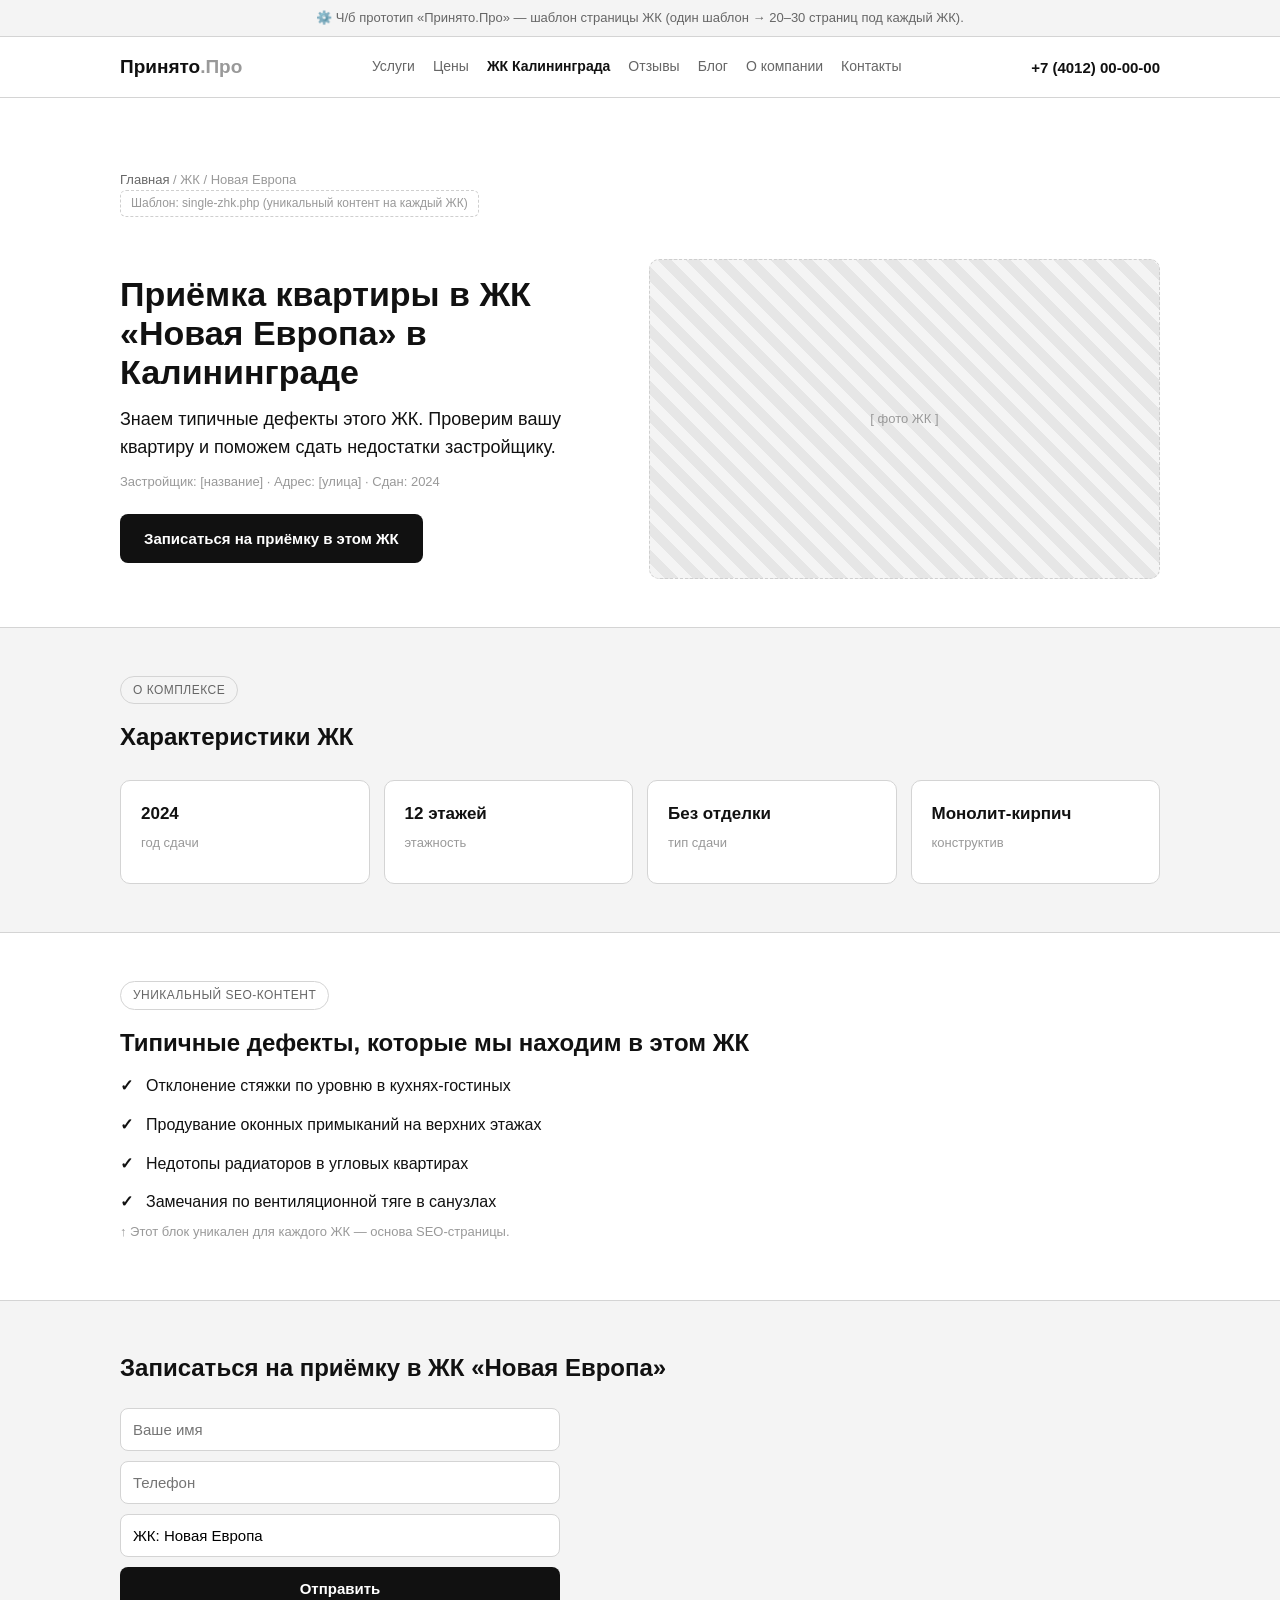
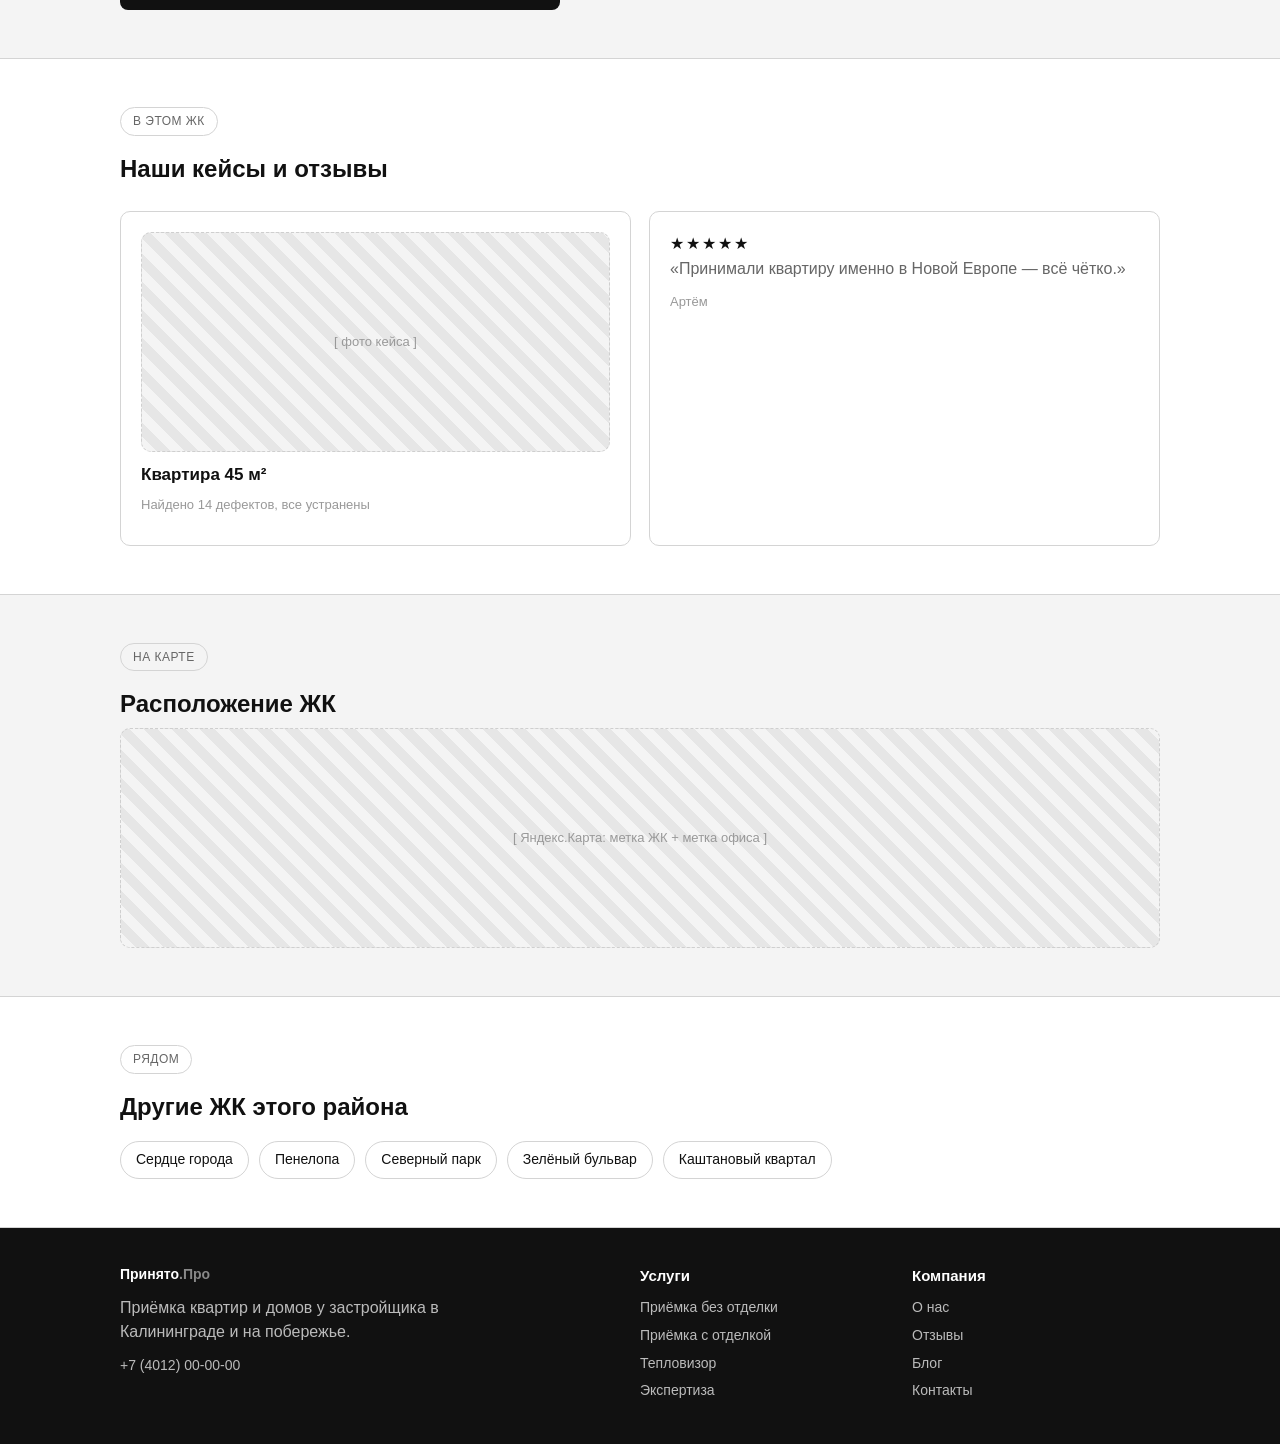
<file: prototype/zhk.html>
<!DOCTYPE html>
<html lang="ru">
<head>
<meta charset="UTF-8">
<meta name="viewport" content="width=device-width, initial-scale=1.0">
<title>Приёмка квартиры в ЖК Новая Европа Калининград — Принято.Про</title>
<link rel="stylesheet" href="styles.css">
</head>
<body>
<div class="proto-bar">⚙️ Ч/б прототип «Принято.Про» — шаблон страницы ЖК (один шаблон → 20–30 страниц под каждый ЖК).</div>

<header>
  <div class="wrap nav">
    <a href="index.html" class="logo">Принято<span>.Про</span></a>
    <nav class="nav-links">
      <a href="uslugi.html">Услуги</a>
      <a href="ceny.html">Цены</a>
      <a href="zhk.html" class="active">ЖК Калининграда</a>
      <a href="otzyvy.html">Отзывы</a>
      <a href="blog.html">Блог</a>
      <a href="o-nas.html">О компании</a>
      <a href="kontakty.html">Контакты</a>
    </nav>
    <a href="tel:+74012000000" class="phone">+7 (4012) 00-00-00</a>
  </div>
</header>

<!-- HERO ЖК -->
<section>
  <div class="wrap">
    <div class="crumbs"><a href="index.html">Главная</a> / ЖК / Новая Европа</div>
    <span class="pagemark">Шаблон: single-zhk.php (уникальный контент на каждый ЖК)</span>
    <div class="grid-2" style="align-items:center">
      <div>
        <h1>Приёмка квартиры в ЖК «Новая Европа» в Калининграде</h1>
        <p class="lead">Знаем типичные дефекты этого ЖК. Проверим вашу квартиру и поможем сдать недостатки застройщику.</p>
        <p class="note" style="margin-top:10px">Застройщик: [название] · Адрес: [улица] · Сдан: 2024</p>
        <div class="btn-row"><a href="#cta" class="btn">Записаться на приёмку в этом ЖК</a></div>
      </div>
      <div class="ph tall">[ фото ЖК ]</div>
    </div>
  </div>
</section>

<!-- О ЖК -->
<section class="soft-sec">
  <div class="wrap">
    <span class="tag">О комплексе</span>
    <h2>Характеристики ЖК</h2>
    <div class="grid-4">
      <div class="card"><h3>2024</h3><p class="note">год сдачи</p></div>
      <div class="card"><h3>12 этажей</h3><p class="note">этажность</p></div>
      <div class="card"><h3>Без отделки</h3><p class="note">тип сдачи</p></div>
      <div class="card"><h3>Монолит-кирпич</h3><p class="note">конструктив</p></div>
    </div>
  </div>
</section>

<!-- ТИПИЧНЫЕ ДЕФЕКТЫ -->
<section>
  <div class="wrap">
    <span class="tag">Уникальный SEO-контент</span>
    <h2>Типичные дефекты, которые мы находим в этом ЖК</h2>
    <ul class="clean">
      <li>Отклонение стяжки по уровню в кухнях-гостиных</li>
      <li>Продувание оконных примыканий на верхних этажах</li>
      <li>Недотопы радиаторов в угловых квартирах</li>
      <li>Замечания по вентиляционной тяге в санузлах</li>
    </ul>
    <p class="note">↑ Этот блок уникален для каждого ЖК — основа SEO-страницы.</p>
  </div>
</section>

<!-- ФОРМА с предзаполнением -->
<section id="cta" class="soft-sec">
  <div class="wrap">
    <h2>Записаться на приёмку в ЖК «Новая Европа»</h2>
    <form class="form" onsubmit="return false">
      <input type="text" placeholder="Ваше имя">
      <input type="tel" placeholder="Телефон">
      <input type="text" value="ЖК: Новая Европа" readonly>
      <button class="btn" type="submit">Отправить</button>
    </form>
  </div>
</section>

<!-- КЕЙСЫ + ОТЗЫВЫ в ЖК -->
<section>
  <div class="wrap">
    <span class="tag">В этом ЖК</span>
    <h2>Наши кейсы и отзывы</h2>
    <div class="grid-2">
      <div class="card"><div class="ph wide" style="margin-bottom:10px">[ фото кейса ]</div><h3>Квартира 45 м²</h3><p class="note">Найдено 14 дефектов, все устранены</p></div>
      <div class="card"><div class="stars">★★★★★</div><p>«Принимали квартиру именно в Новой Европе — всё чётко.»</p><p class="note">Артём</p></div>
    </div>
  </div>
</section>

<!-- КАРТА -->
<section class="soft-sec">
  <div class="wrap">
    <span class="tag">На карте</span>
    <h2>Расположение ЖК</h2>
    <div class="ph wide">[ Яндекс.Карта: метка ЖК + метка офиса ]</div>
  </div>
</section>

<!-- ДРУГИЕ ЖК -->
<section>
  <div class="wrap">
    <span class="tag">Рядом</span>
    <h2>Другие ЖК этого района</h2>
    <div class="chips">
      <a href="zhk.html" class="chip">Сердце города</a>
      <a href="zhk.html" class="chip">Пенелопа</a>
      <a href="zhk.html" class="chip">Северный парк</a>
      <a href="zhk.html" class="chip">Зелёный бульвар</a>
      <a href="zhk.html" class="chip">Каштановый квартал</a>
    </div>
  </div>
</section>

<footer>
  <div class="wrap foot-cols">
    <div>
      <a href="index.html" class="logo" style="color:#fff">Принято<span style="color:#888">.Про</span></a>
      <p style="color:#bbb;margin-top:10px;max-width:320px">Приёмка квартир и домов у застройщика в Калининграде и на побережье.</p>
      <p style="margin-top:10px"><a href="tel:+74012000000">+7 (4012) 00-00-00</a></p>
    </div>
    <div><h4>Услуги</h4><a href="usluga.html">Приёмка без отделки</a><a href="usluga.html">Приёмка с отделкой</a><a href="usluga.html">Тепловизор</a><a href="usluga.html">Экспертиза</a></div>
    <div><h4>Компания</h4><a href="o-nas.html">О нас</a><a href="otzyvy.html">Отзывы</a><a href="blog.html">Блог</a><a href="kontakty.html">Контакты</a></div>
  </div>
</footer>
</body>
</html>
</file>
<file: prototype/styles.css>
/* ====== Принято.Про — ч/б wireframe прототип ====== */
:root{
  --ink:#111;
  --gray-1:#f4f4f4;
  --gray-2:#e6e6e6;
  --gray-3:#cfcfcf;
  --gray-4:#999;
  --muted:#666;
  --line:#d4d4d4;
  --radius:10px;
}
*{box-sizing:border-box;margin:0;padding:0}
body{font-family:-apple-system,Segoe UI,Roboto,Arial,sans-serif;color:var(--ink);line-height:1.55;background:#fff}
.wrap{max-width:1080px;margin:0 auto;padding:0 20px}
a{color:var(--ink)}
section{padding:48px 0;border-bottom:1px solid var(--line)}
h1{font-size:34px;line-height:1.15;margin-bottom:14px}
h2{font-size:24px;margin-bottom:6px}
h3{font-size:17px;margin-bottom:6px}
p{color:var(--muted);margin-bottom:10px}
.lead{font-size:18px;color:var(--ink);max-width:660px}
.tag{display:inline-block;font-size:12px;letter-spacing:.04em;text-transform:uppercase;color:var(--muted);border:1px solid var(--line);padding:4px 12px;border-radius:20px;margin-bottom:14px}
.note{font-size:13px;color:var(--gray-4)}
.muted{color:var(--muted)}

/* кнопки — ч/б */
.btn{display:inline-block;background:var(--ink);color:#fff;text-decoration:none;padding:13px 24px;border-radius:8px;font-weight:600;border:none;cursor:pointer;font-size:15px}
.btn:hover{background:#333}
.btn.ghost{background:#fff;color:var(--ink);border:1.5px solid var(--ink)}
.btn-row{display:flex;gap:12px;flex-wrap:wrap;margin-top:22px;align-items:center}

/* плашка-прототип */
.proto-bar{background:var(--gray-1);border-bottom:1px solid var(--line);color:var(--muted);font-size:13px;text-align:center;padding:8px}

/* шапка */
header{position:sticky;top:0;background:#fff;border-bottom:1px solid var(--line);z-index:10}
.nav{display:flex;align-items:center;justify-content:space-between;height:60px;gap:16px}
.logo{font-weight:800;font-size:19px;text-decoration:none;color:var(--ink);white-space:nowrap}
.logo span{color:var(--gray-4)}
.nav-links{display:flex;gap:18px;flex-wrap:wrap}
.nav-links a{color:var(--muted);text-decoration:none;font-size:14px}
.nav-links a:hover,.nav-links a.active{color:var(--ink);font-weight:600}
.phone{font-weight:700;font-size:15px;text-decoration:none;color:var(--ink);white-space:nowrap}

/* плейсхолдеры изображений/видео */
.ph{background:repeating-linear-gradient(45deg,var(--gray-1),var(--gray-1) 10px,var(--gray-2) 10px,var(--gray-2) 20px);border:1px dashed var(--gray-3);border-radius:var(--radius);display:flex;align-items:center;justify-content:center;color:var(--gray-4);font-size:13px;min-height:160px;text-align:center}
.ph.tall{min-height:320px}
.ph.sq{aspect-ratio:1;min-height:0}
.ph.wide{min-height:220px}

/* сетки */
.grid-2{display:grid;grid-template-columns:1fr 1fr;gap:18px;margin-top:24px}
.grid-3{display:grid;grid-template-columns:repeat(3,1fr);gap:16px;margin-top:24px}
.grid-4{display:grid;grid-template-columns:repeat(4,1fr);gap:14px;margin-top:24px}
.card{background:#fff;border:1px solid var(--line);border-radius:var(--radius);padding:20px}
.card.soft{background:var(--gray-1);border-color:var(--gray-2)}
.soft-sec{background:var(--gray-1)}

/* списки-галочки */
ul.clean{list-style:none}
ul.clean li{padding:7px 0 7px 26px;position:relative;color:var(--ink)}
ul.clean li:before{content:"✓";position:absolute;left:0;color:var(--ink);font-weight:700}

/* статы */
.stats{display:grid;grid-template-columns:repeat(4,1fr);gap:14px;margin-top:30px}
.stat{border:1px solid var(--line);border-radius:var(--radius);padding:18px;background:#fff}
.stat b{display:block;font-size:26px}
.stat small{color:var(--muted);font-size:13px}

/* калькулятор */
.calc{display:grid;grid-template-columns:1.3fr 1fr;gap:22px;align-items:start;margin-top:24px}
.field{margin-bottom:14px}
.field label{display:block;font-size:14px;font-weight:600;margin-bottom:6px}
.field select,.field input{width:100%;padding:11px;border:1px solid var(--line);border-radius:8px;font-size:15px;background:#fff}
.price-box{background:var(--ink);color:#fff;border-radius:var(--radius);padding:24px;text-align:center}
.price-box .num{font-size:34px;font-weight:800}
.price-box p{color:#ccc}

/* шаги */
.steps{display:grid;grid-template-columns:repeat(4,1fr);gap:14px;margin-top:24px;counter-reset:s}
.steps.five{grid-template-columns:repeat(5,1fr)}
.step{position:relative;padding-top:40px}
.step:before{counter-increment:s;content:counter(s);position:absolute;top:0;left:0;width:30px;height:30px;border:2px solid var(--ink);border-radius:50%;display:flex;align-items:center;justify-content:center;font-weight:700}

/* таблица */
table{width:100%;border-collapse:collapse;margin-top:18px;font-size:15px}
th,td{border:1px solid var(--line);padding:11px 14px;text-align:left}
th{background:var(--gray-1)}
.pop{background:var(--gray-1);font-weight:700}

/* чипы */
.chips{display:flex;flex-wrap:wrap;gap:10px;margin-top:16px}
.chip{border:1px solid var(--line);border-radius:20px;padding:7px 15px;font-size:14px;text-decoration:none;color:var(--ink);background:#fff}
.chip:hover{background:var(--gray-1)}

/* breadcrumbs */
.crumbs{font-size:13px;color:var(--gray-4);padding-top:24px}
.crumbs a{color:var(--muted);text-decoration:none}

/* FAQ */
details{border:1px solid var(--line);border-radius:8px;padding:14px 16px;margin-bottom:10px}
summary{font-weight:600;cursor:pointer}
details p{margin:8px 0 0}

/* отзывы */
.stars{letter-spacing:2px}

/* форма */
.form{max-width:440px;margin-top:22px;display:grid;gap:10px}
.form input,.form select{padding:12px;border:1px solid var(--line);border-radius:8px;font-size:15px}

/* блог */
.post{display:grid;grid-template-columns:200px 1fr;gap:18px;border:1px solid var(--line);border-radius:var(--radius);padding:16px;margin-top:16px}
.post .ph{min-height:120px}

/* подвал */
footer{background:var(--ink);color:#bbb;padding:36px 0;border:none}
footer a{color:#fff;text-decoration:none}
.foot-cols{display:grid;grid-template-columns:2fr 1fr 1fr;gap:24px}
.foot-cols h4{color:#fff;font-size:15px;margin-bottom:10px}
.foot-cols a{display:block;color:#bbb;margin-bottom:6px;font-size:14px}

/* служебный бейдж страницы */
.pagemark{font-size:12px;color:var(--gray-4);border:1px dashed var(--gray-3);border-radius:6px;padding:3px 10px;display:inline-block;margin-bottom:18px}

@media(max-width:880px){
  .grid-3,.grid-4,.stats,.steps,.steps.five{grid-template-columns:1fr 1fr}
  .grid-2,.calc{grid-template-columns:1fr}
  .post{grid-template-columns:1fr}
  .foot-cols{grid-template-columns:1fr}
  .nav-links{display:none}
  h1{font-size:27px}
}
</file>
<file: главная/css/tokens.css>
/* ===== ПринятоПро — дизайн-токены (стиль «акт/досье») =====
   Единый блок переменных. При переносе в WordPress/Bricks — в глобальный CSS. */
:root{
  /* палитра — тёплый, очень светлый фон (ближе к белому) */
  --paper:#faf7f1;        /* фон страницы — тёплый белый */
  --paper-2:#f6f1e7;      /* чуть теплее для альт-секций */
  --panel:#f3ead4;        /* «клочок бумаги» — желтоватый */
  --panel-2:#f0e6cd;      /* карточки потеплее/желтее */
  --card-paper:#f2e8d0;   /* основной цвет карточек-клочков */
  --ink:#221d16;          /* основной текст */
  --ink-soft:#4f463a;     /* вторичный текст */
  --ink-faint:#7a6f5d;
  --red:#cc2018;          /* акцент-штамп */
  --red-dark:#a8170f;
  --green:#3c7a4e;        /* «принято/исправлено» */
  --line:#dccfb1;         /* линии разлиновки */
  --line-dark:#c2b18d;

  /* фоны-плиты (генерация нейросетью) */
  --plate:url("../assets/img/bg.jpg");
  --plate-m:url("../assets/img/bg-mobile.jpg");

  /* шрифты */
  --f-display:"Oswald",sans-serif;       /* заголовки, штампы, кнопки */
  --f-body:"Golos Text",-apple-system,Segoe UI,Roboto,Arial,sans-serif; /* основной текст */
  --f-hand:"Caveat",cursive;             /* рукописные пометки */

  /* рваные края «оторванный лист» — ЧЁТКИЙ ВЕКТОР (без растра/пикселизации), тайлится repeat-x */
  --torn-edge:url("data:image/svg+xml,%3Csvg xmlns='http://www.w3.org/2000/svg' width='96' height='18'%3E%3Cpath fill='%23000' d='M0 0 H96 V10 L90 15 L84 9 L77 14 L70 8 L64 15 L57 9 L50 14 L43 8 L36 15 L29 9 L22 14 L15 8 L8 15 L0 11 Z'/%3E%3C/svg%3E");
  --torn-edge-top:url("data:image/svg+xml,%3Csvg xmlns='http://www.w3.org/2000/svg' width='96' height='18'%3E%3Cpath fill='%23000' d='M0 18 H96 V8 L90 3 L84 9 L77 2 L70 9 L64 3 L57 9 L50 2 L43 9 L36 3 L29 9 L22 2 L15 9 L8 3 L0 8 Z'/%3E%3C/svg%3E");
  /* рваный край карточки-«клочка» через clip-path (GPU-дружелюбно, без фильтров) */
  --torn-clip:polygon(0% 3%,8% 0%,17% 4%,27% 1%,37% 4%,50% 0%,62% 4%,73% 1%,83% 4%,92% 0%,100% 3%,97% 14%,100% 26%,97% 38%,100% 50%,97% 62%,100% 74%,97% 86%,100% 97%,92% 100%,83% 96%,73% 100%,62% 96%,50% 100%,38% 96%,27% 100%,17% 96%,8% 100%,0% 97%,3% 86%,0% 74%,3% 62%,0% 50%,3% 38%,0% 26%,3% 14%);
  --torn-clip-2:polygon(0% 4%,9% 0%,18% 3%,28% 0%,38% 4%,50% 1%,61% 4%,72% 0%,82% 3%,93% 0%,100% 4%,96% 13%,100% 25%,96% 37%,100% 49%,96% 61%,100% 73%,96% 85%,100% 96%,91% 100%,82% 96%,72% 100%,61% 96%,50% 100%,39% 96%,28% 100%,18% 96%,9% 100%,0% 96%,4% 85%,0% 73%,4% 61%,0% 49%,4% 37%,0% 25%,4% 13%);

  /* ритм/радиусы */
  --wrap:1180px;
  --gap:24px;
  --radius:6px;
  --shadow-card:0 14px 30px rgba(30,20,8,.16);
  --shadow-deep:0 26px 52px rgba(30,20,8,.34);
}
</file>
<file: главная/css/styles.css>
/* ===== ПринятоПро — главная (стиль «акт/досье») ===== */

*{box-sizing:border-box;margin:0;padding:0}
html{scroll-behavior:smooth}
body{
  font-family:var(--f-body);
  color:var(--ink);
  background-color:var(--paper);
  font-size:17.5px;
  line-height:1.6;
  position:relative;
  overflow-x:hidden;
}
/* зерно поверх всего — фактура бумаги (без blend-mode ради перфа) */
body::before{
  content:"";position:fixed;inset:0;pointer-events:none;z-index:0;
  background-image:url("data:image/svg+xml,%3Csvg xmlns='http://www.w3.org/2000/svg' width='180' height='180'%3E%3Cfilter id='n'%3E%3CfeTurbulence type='fractalNoise' baseFrequency='0.85' numOctaves='2' stitchTiles='stitch'/%3E%3C/filter%3E%3Crect width='100%25' height='100%25' filter='url(%23n)' opacity='0.5'/%3E%3C/svg%3E");
  opacity:.06;
}
/* виньетка — глубина к краям */
body::after{
  content:"";position:fixed;inset:0;pointer-events:none;z-index:0;
  background:radial-gradient(125% 95% at 50% 28%, transparent 62%, rgba(80,62,34,.10) 100%);
}

/* ---- утилиты ---- */
.wrap{max-width:var(--wrap);margin:0 auto;padding:0 24px;position:relative;z-index:1}
.oswald{font-family:var(--f-display)}
.hand{font-family:var(--f-hand);color:var(--red);line-height:1.1}
.sr-only{position:absolute;width:1px;height:1px;padding:0;margin:-1px;overflow:hidden;clip:rect(0,0,0,0);border:0}
section{position:relative;z-index:1}

/* заголовки секций */
.sec{padding:64px 0}
.sec-head{margin-bottom:34px;max-width:760px}
.eyebrow{font-family:var(--f-display);text-transform:uppercase;letter-spacing:.14em;font-size:14px;color:var(--red);font-weight:600;display:inline-flex;align-items:center;gap:8px;margin-bottom:12px}
.eyebrow::before{content:"";width:28px;height:2px;background:var(--red);display:inline-block}
h2.sh{font-family:var(--f-display);font-weight:700;text-transform:uppercase;font-size:clamp(34px,5vw,58px);line-height:1.0;letter-spacing:.005em;color:var(--ink)}
h3.sh3{font-family:var(--f-display);font-weight:600;text-transform:uppercase;font-size:24px;letter-spacing:.02em;color:var(--ink);margin-bottom:8px}
.sec-lead{font-size:19.5px;color:var(--ink-soft);margin-top:14px;line-height:1.62}
.micro{font-size:15.5px;color:var(--ink-faint);margin-top:18px;font-style:italic}

/* кнопки */
.btn{display:inline-block;background:var(--red);color:#fff;text-decoration:none;font-family:var(--f-display);text-transform:uppercase;letter-spacing:.03em;font-weight:600;padding:14px 26px;border:none;border-radius:var(--radius);cursor:pointer;font-size:15px;box-shadow:0 3px 0 var(--red-dark);transition:transform .05s, background .15s;text-align:center}
.btn:hover{background:var(--red-dark);box-shadow:0 2px 0 var(--red-dark)}
.btn:active{transform:translateY(2px);box-shadow:none}
.btn.sm{padding:10px 18px;font-size:13px}
.btn.lg{padding:17px 36px;font-size:19px}
.btn.ghost{background:transparent;color:var(--ink);border:2px solid var(--ink);box-shadow:none}
.btn.ghost:hover{background:var(--ink);color:var(--paper-2)}

/* ===== ШАПКА «оторванный лист» ===== */
.site-header{position:sticky;top:0;z-index:40}
.site-header .hd-inner{
  position:relative;
  background:rgba(244,236,221,.94);backdrop-filter:saturate(1.1) blur(3px);
  filter:drop-shadow(0 5px 7px rgba(30,20,8,.14));
}
/* рваный нижний край — отдельный декоративный слой, контент не клипает */
.site-header .hd-inner::after{
  content:"";position:absolute;left:0;right:0;bottom:-15px;height:18px;
  background:rgba(244,236,221,.94);
  -webkit-mask:var(--torn-edge);mask:var(--torn-edge);
  -webkit-mask-size:auto 100%;mask-size:auto 100%;
  -webkit-mask-repeat:repeat-x;mask-repeat:repeat-x;
}
@supports not ((-webkit-mask-image:url(x)) or (mask-image:url(x))){
  .site-header .hd-inner{border-bottom:2px solid var(--ink)}
  .site-header .hd-inner::after{display:none}
}
.topbar{display:flex;align-items:center;justify-content:space-between;gap:20px;padding:8px 24px;max-width:var(--wrap);margin:0 auto}
.brand{display:flex;align-items:center;gap:12px;min-width:0;text-decoration:none}
.brand img{height:64px;width:auto}
.brand .tg{font-family:var(--f-display);text-transform:uppercase;font-size:12px;letter-spacing:.04em;color:var(--ink);line-height:1.15;max-width:200px}
.nav{display:flex;align-items:center;gap:26px}
.nav .navlink{font-family:var(--f-display);text-transform:uppercase;font-size:14.5px;font-weight:500;letter-spacing:.06em;color:var(--ink);text-decoration:none;padding:6px 0;border-bottom:2px solid transparent;background:none;border-top:none;border-left:none;border-right:none;cursor:pointer;display:inline-flex;align-items:center;gap:6px}
.nav a.navlink:hover{border-bottom-color:var(--red)}
/* выпадающее меню «Услуги» */
.nav-dd{position:relative}
.dd-toggle svg{width:11px;height:8px;transition:transform .2s}
.nav-dd:hover .dd-toggle svg,.nav-dd.open .dd-toggle svg{transform:rotate(180deg)}
.nav-dd:hover .dd-toggle,.nav-dd.open .dd-toggle{border-bottom-color:var(--red)}
.dd-menu{
  position:absolute;top:calc(100% + 12px);left:50%;transform:translateX(-50%) translateY(8px);
  min-width:266px;background:var(--card-paper);border:1px solid var(--line-dark);border-radius:8px;
  box-shadow:0 16px 34px rgba(30,20,8,.22);padding:8px;opacity:0;visibility:hidden;transition:.18s;z-index:50;
}
.nav-dd:hover .dd-menu,.nav-dd.open .dd-menu{opacity:1;visibility:visible;transform:translateX(-50%) translateY(0)}
.dd-menu::before{content:"";position:absolute;top:-14px;left:0;right:0;height:14px}
.dd-menu a{display:block;font-family:var(--f-body);text-transform:none;font-size:15px;font-weight:500;letter-spacing:0;color:var(--ink);text-decoration:none;padding:10px 14px;border-radius:6px}
.dd-menu a:hover{background:rgba(204,32,24,.08);color:var(--red)}
.dd-menu a.dd-all{margin-top:4px;border-top:1px dashed var(--line-dark);border-radius:0;color:var(--red);font-weight:600;font-family:var(--f-display);text-transform:uppercase;font-size:13px;letter-spacing:.03em}
.head-contact{text-align:right;display:flex;flex-direction:column;line-height:1.1}
.head-contact .hours{font-size:11px;color:var(--ink-soft)}
.head-contact .phone{font-family:var(--f-display);font-weight:700;font-size:20px;color:var(--ink);text-decoration:none;letter-spacing:.01em}
.burger{display:none;flex-direction:column;gap:5px;background:none;border:none;cursor:pointer;padding:8px}
.burger span{width:26px;height:2px;background:var(--ink);display:block;transition:.2s}
.burger.open span:nth-child(1){transform:translateY(7px) rotate(45deg)}
.burger.open span:nth-child(2){opacity:0}
.burger.open span:nth-child(3){transform:translateY(-7px) rotate(-45deg)}
.mobile-menu{display:none;flex-direction:column;gap:2px;background:var(--panel);border-bottom:2px solid var(--ink);padding:14px 24px 20px}
.mobile-menu.open{display:flex}
.mobile-menu a{font-family:var(--f-display);text-transform:uppercase;font-size:15px;color:var(--ink);text-decoration:none;padding:11px 0;border-bottom:1px solid var(--line)}
.mobile-menu a.phone{font-size:20px;border-bottom:none}
.mobile-menu a.btn{color:#fff;text-align:center;margin-top:10px;border-bottom:none}

/* ===== HERO (чистый, без фоновой плиты) ===== */
.hero{position:relative;padding:40px 0 64px}
.akt{position:relative;max-width:var(--wrap);margin:0 auto;padding:0}
.akt-meta{display:grid;grid-template-columns:1fr 1fr auto;gap:8px 26px;border-bottom:1.5px dashed var(--line-dark);padding-bottom:14px;margin-bottom:10px;font-size:14px}
.akt-meta .f{display:flex;gap:8px;align-items:baseline}
.akt-meta .f .k{font-family:var(--f-display);text-transform:uppercase;font-size:11px;color:var(--ink-soft);white-space:nowrap}
.akt-meta .f .v{flex:1;border-bottom:1px solid var(--line-dark);font-weight:700;min-width:60px}
.akt-no{font-family:var(--f-display);font-weight:700;color:var(--red);font-size:20px;text-align:right}
.hero-grid{display:grid;grid-template-columns:1.18fr .82fr;gap:32px;margin-top:18px;align-items:start}
.hero h1{font-family:var(--f-display);font-weight:700;text-transform:uppercase;font-size:clamp(40px,6vw,72px);line-height:.94;letter-spacing:.005em;color:var(--ink);margin:6px 0 18px}
.hero .lead-red{font-weight:700;font-size:22px;line-height:1.34;color:var(--ink)}
.hero #mark-lead{color:var(--red)}
.hero .lead{color:var(--ink-soft);font-size:18px;margin:16px 0 22px;max-width:580px;line-height:1.55}
.hero-bullets{display:flex;flex-direction:column;gap:13px;margin:20px 0 26px}
.hero-bullets li{display:flex;gap:11px;align-items:flex-start;list-style:none;font-size:17px;color:var(--ink);line-height:1.45}
.hero-bullets .ic{width:26px;height:26px;color:var(--red);flex:0 0 auto;margin-top:1px}
.cta-row{display:flex;align-items:center;gap:18px;flex-wrap:wrap}
.cta-note{font-size:24px;transform:rotate(-5deg)}
.cta-sub{font-size:13px;color:var(--ink-soft);margin-top:10px}
.hero-second{margin-top:16px;display:flex;align-items:center;gap:14px;flex-wrap:wrap;font-size:14px;color:var(--ink-soft)}
.hero-second .msgs{display:flex;gap:10px}
.hero-second .msgs a{color:var(--ink);text-decoration:underline;text-underline-offset:3px}
/* фото */
.photo-wrap{position:relative}
.photo{width:100%;aspect-ratio:4/5;object-fit:cover;border:8px solid #fff;box-shadow:4px 6px 0 rgba(34,29,22,.18);display:block;background:#cfc7b6}
.photo-cap{position:absolute;left:-6px;bottom:24px;font-family:var(--f-hand);color:#fff;font-size:28px;line-height:1;font-weight:700;text-shadow:0 1px 6px rgba(0,0,0,.7);padding:6px 12px;max-width:82%;transform:rotate(-2deg)}
.tape{position:absolute;width:120px;height:30px;background:rgba(214,200,160,.55);border-left:1px dashed rgba(0,0,0,.12);border-right:1px dashed rgba(0,0,0,.12);top:-14px;left:50%;transform:translateX(-50%) rotate(-3deg);box-shadow:0 1px 2px rgba(0,0,0,.1)}
.stamp{position:absolute;font-family:var(--f-display);font-weight:700;text-transform:uppercase;color:var(--red);border:3px double var(--red);border-radius:8px;padding:8px 16px;font-size:22px;letter-spacing:.04em;transform:rotate(-13deg);opacity:.82;box-shadow:inset 0 0 0 2px rgba(204,32,24,.15);background:rgba(251,246,234,.25);mix-blend-mode:multiply}
.stamp small{display:block;font-size:9px;letter-spacing:.12em;text-align:center;font-weight:400}
.stamp.notchecked{top:16px;right:22px}

/* ===== ТРАСТЫ / ЦИФРЫ ===== */
.trust{background:var(--ink);color:var(--paper-2);padding:36px 0}
.trust .wrap{display:grid;grid-template-columns:repeat(6,1fr);gap:20px}
.tcard{text-align:center}
.tcard .num{font-family:var(--f-display);font-weight:700;font-size:40px;color:#fff;line-height:1}
.tcard .lbl{font-size:14px;color:#cfc4ad;margin-top:8px;line-height:1.3}
.tcard .num.red{color:#ff6258}
.trust-micro{grid-column:1/-1;text-align:center;font-size:13.5px;color:#b8ad94;font-style:italic;margin-top:6px}

/* ===== ЧТО ПРОВЕРЯЕМ ===== */
.check-grid{display:grid;grid-template-columns:repeat(2,1fr);gap:14px;margin-top:8px}
.check-item{background:var(--panel);border:1px solid var(--line);border-left:4px solid var(--red);border-radius:5px;padding:16px 18px}
.check-item b{font-family:var(--f-display);text-transform:uppercase;font-size:16px;letter-spacing:.02em;display:block;margin-bottom:6px}
.check-item span{font-size:16.5px;color:var(--ink-soft);line-height:1.5}
.equip{margin-top:40px}
.equip-grid{display:grid;grid-template-columns:repeat(5,1fr);gap:14px;margin-top:18px}
.equip-card{background:var(--panel-2);border:1px solid var(--line);border-radius:6px;padding:18px 16px;text-align:left}
.equip-card .ec-ic{width:38px;height:38px;color:var(--red);margin-bottom:10px}
.equip-card b{font-family:var(--f-display);text-transform:uppercase;font-size:15.5px;display:block;margin-bottom:6px}
.equip-card span{font-size:15.5px;color:var(--ink-soft);line-height:1.45}

/* ===== ЛЕНТА ЭТАПОВ — scroll-snap карусель (без скролл-джекинга) ===== */
.process{background:var(--paper-2);overflow:hidden}
.process .sec-head{margin-bottom:22px}

/* выравнивание края ленты по контентной колонке (--wrap), но скролл — на всю ширину */
.process-carousel{--proc-gutter:max(20px, calc((100vw - var(--wrap)) / 2))}
.process-track{
  display:flex;gap:24px;
  overflow-x:auto;overflow-y:hidden;
  scroll-snap-type:x mandatory;
  padding-inline:var(--proc-gutter);padding-block:14px;
  scroll-padding-inline:var(--proc-gutter);
  -webkit-overflow-scrolling:touch;scrollbar-width:none;
  cursor:grab;position:relative;
}
.process-track::-webkit-scrollbar{display:none}
.process-track.is-dragging{cursor:grabbing;scroll-snap-type:none;scroll-behavior:auto}
.process-track:focus-visible{outline:2px solid var(--red);outline-offset:4px}

.pstep{
  flex:0 0 clamp(280px, 78vw, 400px);
  scroll-snap-align:start;scroll-snap-stop:always;
  display:flex;gap:20px;align-items:flex-start;
  padding:26px 26px;
  min-height:248px;
  transition:transform .25s ease, filter .25s ease;
}
/* clip-path (карточки-клочки) режет box-shadow/border — тень даём через filter:drop-shadow */
.pstep:hover{transform:translateY(-4px);filter:drop-shadow(0 12px 22px rgba(40,28,12,.18))}
.pstamp{flex:0 0 auto;font-family:var(--f-display);font-weight:700;color:var(--red);border:3px double var(--red);border-radius:8px;width:74px;height:74px;display:flex;flex-direction:column;align-items:center;justify-content:center;transform:rotate(-8deg);font-size:22px;line-height:1}
.pstamp small{font-size:8px;letter-spacing:.1em;font-weight:400;text-transform:uppercase}
.pstep .pbody b{font-family:var(--f-display);text-transform:uppercase;font-size:20px;display:block;margin-bottom:8px}
.pstep .pbody p{font-size:17px;color:var(--ink-soft);line-height:1.5}
.pstep .pbody p img{pointer-events:none}

/* управление: стрелки + точки */
.process-controls{display:flex;align-items:center;justify-content:center;gap:18px;margin-top:22px}
.proc-arrow{
  flex:0 0 auto;width:46px;height:46px;border-radius:50%;
  border:1.5px solid var(--line);background:var(--panel);color:var(--ink);
  display:flex;align-items:center;justify-content:center;cursor:pointer;
  transition:background .2s ease, color .2s ease, border-color .2s ease, opacity .2s ease;
}
.proc-arrow svg{width:20px;height:20px}
.proc-arrow:hover:not(:disabled){background:var(--red);border-color:var(--red);color:#fff}
.proc-arrow:disabled{opacity:.32;cursor:default}
.proc-dots{display:flex;align-items:center;gap:10px}
.proc-dot{
  width:10px;height:10px;border-radius:50%;border:0;padding:0;cursor:pointer;
  background:var(--line);transition:background .2s ease, transform .2s ease, width .25s ease, border-radius .25s ease;
}
.proc-dot:hover{background:var(--ink-faint)}
.proc-dot.is-active{background:var(--red);width:26px;border-radius:6px}

/* ===== УСЛУГИ ===== */
.svc-grid{display:grid;grid-template-columns:repeat(3,1fr);gap:18px;margin-top:8px}
.svc{background:var(--panel);border:1px solid var(--line);border-radius:8px;padding:24px 22px;display:flex;flex-direction:column;box-shadow:var(--shadow-card);position:relative}
.svc h3{font-family:var(--f-display);text-transform:uppercase;font-size:21px;line-height:1.1;margin-bottom:10px;padding-right:30px}
.svc p{font-size:16.5px;color:var(--ink-soft);flex:1;line-height:1.5}
.svc .price{font-family:var(--f-display);font-weight:700;color:var(--ink);font-size:20px;margin:14px 0 4px}
.svc .price small{font-weight:400;font-size:12px;color:var(--ink-faint)}
.svc a.more{font-family:var(--f-display);text-transform:uppercase;font-size:14.5px;color:var(--red);text-decoration:none;letter-spacing:.03em;margin-top:6px}
.svc a.more:hover{text-decoration:underline}
.svc .num-tag{position:absolute;top:16px;right:18px;font-family:var(--f-display);font-weight:700;color:var(--line-dark);font-size:26px;opacity:.6}

/* ===== ДИСТАНЦИОННАЯ ===== */
.distance{background:var(--ink);color:var(--paper-2)}
.distance h2.sh{color:#fff}
.distance .eyebrow{color:#ff6258}
.distance .eyebrow::before{background:#ff6258}
.distance .sec-lead,.distance p{color:#d3c8b2}
.dist-grid{display:grid;grid-template-columns:1.1fr .9fr;gap:34px;align-items:start;margin-top:24px}
.dist-list{list-style:none;display:flex;flex-direction:column;gap:14px}
.dist-list li{display:flex;gap:12px;font-size:17px;color:#e6ddc9;line-height:1.5}
.dist-list .ic{width:24px;height:24px;color:#ff6258;flex:0 0 auto;margin-top:2px}
.dist-video{background:#100d09;border:1px dashed #4a4232;border-radius:8px;padding:26px;text-align:center;color:#b8ad94;font-size:14px;min-height:200px;display:flex;align-items:center;justify-content:center}
.dist-cta{margin-top:26px}

/* ===== ГАРАНТИИ / АКТ ===== */
.guarant-grid{display:grid;grid-template-columns:1fr 1fr;gap:30px;align-items:start;margin-top:18px}
.guarant-list{display:flex;flex-direction:column;gap:16px}
.gitem{background:var(--panel);border:1px solid var(--line);border-radius:7px;padding:18px 20px;border-left:4px solid var(--green)}
.gitem b{font-family:var(--f-display);text-transform:uppercase;font-size:17px;display:block;margin-bottom:7px}
.gitem p{font-size:16.5px;color:var(--ink-soft);line-height:1.5}
.act-sample{position:relative;background:var(--panel-2);border:1px solid var(--line);border-radius:7px;min-height:340px;display:flex;align-items:center;justify-content:center;text-align:center;color:var(--ink-faint);font-size:14px;padding:30px;box-shadow:var(--shadow-card)}
.act-sample .stamp{position:absolute;top:24px;right:24px;font-size:18px}
.act-sample.has-img{padding:9px;min-height:0;display:block;background:var(--card-paper)}
.act-sample.has-img img{width:100%;height:auto;display:block}

/* ===== ЭКСПЕРТЫ ===== */
.exp-grid{display:grid;grid-template-columns:repeat(3,1fr);gap:18px;margin-top:8px}
.exp{background:var(--panel);border:1px solid var(--line);border-radius:8px;padding:22px;box-shadow:var(--shadow-card)}
.exp .ava{width:90px;height:90px;border-radius:50%;background:var(--paper);border:3px solid var(--line-dark);display:flex;align-items:center;justify-content:center;color:var(--ink-faint);font-family:var(--f-display);font-size:13px;margin-bottom:14px}
.exp b{font-family:var(--f-display);font-size:21px;display:block}
.exp .role{font-size:15px;color:var(--red);margin:4px 0 8px;font-weight:700}
.exp .meta{font-size:15px;color:var(--ink-soft);line-height:1.5}
.exp-photo{width:100%;aspect-ratio:3/4;object-fit:cover;display:block;margin-bottom:14px;background:var(--paper)}

/* ===== ВИДЕО / КЕЙСЫ ===== */
.video-grid{display:grid;grid-template-columns:repeat(3,1fr);gap:18px;margin-top:8px}
.vcard{background:var(--panel);border:1px solid var(--line);border-radius:8px;overflow:hidden;box-shadow:var(--shadow-card)}
.vthumb{aspect-ratio:16/9;background:#1a1610;display:flex;align-items:center;justify-content:center;color:#8a7f68;position:relative;overflow:hidden}
.vthumb img{position:absolute;inset:0;width:100%;height:100%;object-fit:cover}
.vthumb .play{position:relative;z-index:2;width:54px;height:54px;border-radius:50%;background:var(--red);display:flex;align-items:center;justify-content:center;box-shadow:0 4px 16px rgba(0,0,0,.4)}
.vthumb .play svg{width:22px;height:22px;color:#fff;margin-left:3px}
.vcard p{padding:16px;font-size:16.5px;color:var(--ink-soft);line-height:1.5}

/* ===== ОТЗЫВЫ ===== */
.rev-grid{display:grid;grid-template-columns:repeat(2,1fr);gap:18px;margin-top:8px}
.rev{background:var(--panel);border:1px solid var(--line);border-radius:8px;padding:24px;box-shadow:var(--shadow-card);position:relative}
.rev::before{content:"“";font-family:Georgia,serif;font-size:64px;color:var(--line-dark);position:absolute;top:6px;left:16px;line-height:1}
.rev p{font-size:17px;color:var(--ink);padding-top:18px;font-style:italic;line-height:1.55}
.rev .who{font-family:var(--f-display);text-transform:uppercase;font-size:14.5px;color:var(--ink-soft);margin-top:14px;font-style:normal;letter-spacing:.02em}
.rev .tag{font-size:11px;color:var(--ink-faint);font-style:normal}

/* ===== ГЕО ===== */
.geo-grid{display:grid;grid-template-columns:1fr 1fr;gap:26px;margin-top:8px}
.geo-list{list-style:none;display:flex;flex-direction:column;gap:14px}
.geo-list>li{font-size:17.5px;line-height:1.5}
.geo-list b{font-family:var(--f-display);text-transform:uppercase;font-size:17px;color:var(--ink)}
.geo-coast{display:flex;flex-direction:column;gap:8px;margin-top:8px;padding-left:14px}
.geo-coast a{color:var(--red);text-decoration:none}
.geo-coast a:hover{text-decoration:underline}
.geo-coast .soon{color:var(--ink-faint);font-size:12px;font-style:italic}

/* ===== КВИЗ / Marquiz-блок ===== */
.quiz{background:var(--paper-2)}
.quiz-embed{max-width:820px;margin:30px auto 0}
.quiz-placeholder{
  background:var(--card-paper);border:2px solid var(--ink);border-radius:12px;
  padding:44px 40px;text-align:center;box-shadow:0 18px 40px rgba(30,20,8,.16);position:relative;
}
.quiz-placeholder .qp-stamp{
  display:inline-block;font-family:var(--f-display);text-transform:uppercase;letter-spacing:.06em;
  font-size:13px;color:var(--red);border:2px double var(--red);border-radius:6px;padding:6px 14px;
  transform:rotate(-2deg);margin-bottom:18px;
}
.quiz-placeholder strong{display:block;font-family:var(--f-display);text-transform:uppercase;font-size:clamp(24px,3vw,34px);line-height:1.05;color:var(--ink);margin-bottom:14px}
.quiz-placeholder p{font-size:18px;color:var(--ink-soft);max-width:600px;margin:0 auto 26px;line-height:1.55}
.quiz-placeholder .qp-note{display:block;margin-top:16px;font-size:13px;color:var(--ink-faint);font-style:italic}
.quiz-box{background:var(--panel);border:2px solid var(--ink);border-radius:10px;padding:30px;max-width:780px;margin:24px auto 0;box-shadow:var(--shadow-deep);position:relative}
.quiz-progress{font-family:var(--f-display);text-transform:uppercase;font-size:12px;color:var(--ink-soft);letter-spacing:.06em;margin-bottom:6px}
.quiz-bar{height:6px;background:var(--line);border-radius:3px;overflow:hidden;margin-bottom:22px}
.quiz-bar span{display:block;height:100%;background:var(--red);width:16.6%;transition:width .3s}
.quiz-step h3{font-family:var(--f-display);text-transform:uppercase;font-size:22px;margin-bottom:4px}
.quiz-step .q-sub{font-size:14px;color:var(--ink-soft);margin-bottom:18px}
.q-options{display:grid;grid-template-columns:1fr 1fr;gap:12px}
.q-opt{display:block;cursor:pointer}
.q-opt input{position:absolute;opacity:0;pointer-events:none}
.q-opt .card{border:2px solid var(--line-dark);border-radius:8px;padding:16px 18px;font-size:15px;background:var(--panel-2);transition:.15s;font-weight:700;font-family:var(--f-body)}
.q-opt input:checked+.card,.q-opt .card:hover{border-color:var(--red);box-shadow:inset 0 0 0 1px var(--red)}
.quiz-nav{display:flex;justify-content:space-between;margin-top:24px;gap:12px}
.quiz-result{display:none}
.quiz-result.active{display:block}
.quiz-step.hidden{display:none}
.result-card{border:3px double var(--red);border-radius:10px;padding:26px;background:var(--panel-2);position:relative}
.result-card .res-stamp{position:absolute;top:18px;right:20px;font-family:var(--f-display);font-weight:700;color:var(--red);border:3px double var(--red);border-radius:8px;padding:6px 12px;font-size:14px;transform:rotate(-10deg);opacity:.85}
.result-card h3{font-family:var(--f-display);text-transform:uppercase;font-size:20px;margin:6px 0 10px;max-width:75%}
.result-card .res-price{font-family:var(--f-display);font-weight:700;font-size:20px;color:var(--ink);margin-top:12px}
.lead-form{margin-top:22px;display:flex;gap:12px;flex-wrap:wrap}
.lead-form input{flex:1;min-width:160px;padding:14px 16px;border:2px solid var(--line-dark);border-radius:7px;font-size:15px;font-family:var(--f-body);background:#fff}
.lead-form input:focus{outline:none;border-color:var(--red)}
.lead-success{display:none;margin-top:16px;padding:14px;background:rgba(60,122,78,.12);border:1px solid var(--green);border-radius:7px;color:var(--green);font-weight:700}

/* ===== FAQ ===== */
.faq-list{max-width:840px;margin:8px auto 0}
.faq-list details{border-bottom:1px solid var(--line-dark);padding:4px 0}
.faq-list summary{font-family:var(--f-display);text-transform:none;font-size:21px;font-weight:600;color:var(--ink);cursor:pointer;padding:18px 40px 18px 0;position:relative;list-style:none}
.faq-list summary::-webkit-details-marker{display:none}
.faq-list summary::after{content:"+";position:absolute;right:6px;top:14px;font-size:26px;color:var(--red);font-weight:400;transition:.2s}
.faq-list details[open] summary::after{transform:rotate(45deg)}
.faq-list details p{font-size:17.5px;color:var(--ink-soft);padding:0 30px 20px 0;line-height:1.6}

/* ===== ФУТЕР «оторванный лист» ===== */
.site-footer{background:var(--ink);color:var(--paper-2);margin-top:50px;position:relative}
.site-footer .ft-inner{padding:64px 0 36px;position:relative}
/* рваный верхний край — декоративный слой над футером */
.site-footer::before{
  content:"";position:absolute;left:0;right:0;top:-15px;height:18px;
  background:var(--ink);
  -webkit-mask:var(--torn-edge-top);mask:var(--torn-edge-top);
  -webkit-mask-size:auto 100%;mask-size:auto 100%;
  -webkit-mask-repeat:repeat-x;mask-repeat:repeat-x;
}
@supports not ((-webkit-mask-image:url(x)) or (mask-image:url(x))){
  .site-footer::before{display:none}
  .site-footer{border-top:3px solid var(--red)}
}
.site-footer h2{font-family:var(--f-display);text-transform:uppercase;font-size:24px;color:#fff;margin-bottom:14px}
.site-footer p{color:#cfc4ad;font-size:15px;max-width:760px}
.ft-cols{display:grid;grid-template-columns:1.6fr 1fr 1fr 1.2fr;gap:30px;margin-top:30px}
.ft-cols h4{font-family:var(--f-display);text-transform:uppercase;font-size:13px;color:#ff6258;margin-bottom:12px;letter-spacing:.04em}
.ft-cols a,.ft-cols li{color:#d3c8b2;text-decoration:none;font-size:14px;list-style:none;line-height:1.9}
.ft-cols a:hover{color:#fff}
.ft-legal{border-top:1px solid #3a3225;margin-top:30px;padding-top:18px;font-size:12.5px;color:#9b9079}

/* ===== РВАНЫЕ ГРАНИЦЫ МЕЖДУ ВСЕМИ БЛОКАМИ ===== */
#trust,#quiz,#check,#process,#uslugi,#distance,#garant,#experts,#video,#reviews,#geo,#faq{position:relative}
#trust::before,#quiz::before,#check::before,#process::before,#uslugi::before,#distance::before,#garant::before,#experts::before,#video::before,#reviews::before,#geo::before,#faq::before{
  content:"";position:absolute;left:0;right:0;top:-13px;height:16px;z-index:3;pointer-events:none;
  background:var(--sec-bg,var(--paper));
  -webkit-mask:var(--torn-edge-top);mask:var(--torn-edge-top);
  -webkit-mask-size:auto 100%;mask-size:auto 100%;
  -webkit-mask-repeat:repeat-x;mask-repeat:repeat-x;
}
#trust,#distance{--sec-bg:var(--ink)}
#quiz,#process,#video,#geo{--sec-bg:var(--paper-2)}
#check,#uslugi,#garant,#experts,#reviews,#faq{--sec-bg:var(--paper)}
@supports not ((-webkit-mask-image:url(x)) or (mask-image:url(x))){
  #trust::before,#quiz::before,#check::before,#process::before,#uslugi::before,#distance::before,#garant::before,#experts::before,#video::before,#reviews::before,#geo::before,#faq::before{display:none}
}

/* ===== КАРТОЧКИ-«КЛОЧКИ» (рваные края clip-path, желтоватая бумага) ===== */
.check-item,.equip-card,.pstep,.svc,.gitem,.exp,.rev,.vcard,.act-sample{
  background:var(--card-paper);
  border:none;border-radius:0;box-shadow:none;
  -webkit-clip-path:var(--torn-clip);clip-path:var(--torn-clip);
}
.check-item:nth-child(even),.equip-card:nth-child(even),.svc:nth-child(even),.exp:nth-child(even),.rev:nth-child(even),.gitem:nth-child(even){
  -webkit-clip-path:var(--torn-clip-2);clip-path:var(--torn-clip-2);
}
/* «тень» под клочком — отдельный слой, т.к. clip-path режет box-shadow */
.check-item,.equip-card,.pstep,.svc,.gitem,.exp,.rev,.vcard,.act-sample{position:relative}
@supports not ((clip-path:polygon(0 0)) or (-webkit-clip-path:polygon(0 0))){
  .check-item,.equip-card,.pstep,.svc,.gitem,.exp,.rev,.vcard,.act-sample{
    border:1px solid var(--line);box-shadow:var(--shadow-card);border-radius:6px;
  }
}

/* ===== reveal-анимации (включаются классом js-anim на <html>) ===== */
.js-anim [data-reveal]{opacity:0;transform:translateY(24px)}
.js-anim [data-reveal].is-in{opacity:1;transform:none;transition:opacity .6s ease, transform .6s ease}

/* ===== АДАПТИВ ===== */
@media(max-width:1023px){
  .trust .wrap{grid-template-columns:repeat(3,1fr)}
  .equip-grid{grid-template-columns:repeat(2,1fr)}
  .svc-grid,.exp-grid,.video-grid{grid-template-columns:1fr 1fr}
  .dist-grid,.guarant-grid,.geo-grid,.rev-grid{grid-template-columns:1fr}
  .nav{display:none}
  .head-contact{display:none}
  .burger{display:flex}
}
@media(max-width:680px){
  body{font-size:16.5px}
  .sec{padding:44px 0}
  .hero{padding:22px 0 40px}
  .hero-grid{grid-template-columns:1fr;gap:22px}
  .hero h1{font-size:clamp(30px,8.5vw,42px)}
  .akt-meta{grid-template-columns:1fr;gap:6px}
  .akt-no{text-align:left}
  .cta-row{flex-direction:column;align-items:flex-start;gap:12px}
  .cta-note{font-size:21px}
  .check-grid{grid-template-columns:1fr}
  .equip-grid{grid-template-columns:1fr}
  .svc-grid,.exp-grid,.video-grid,.rev-grid{grid-template-columns:1fr}
  .trust .wrap{grid-template-columns:repeat(2,1fr);gap:16px}
  .ft-cols{grid-template-columns:1fr}
  .brand img{height:48px}
  .brand .tg{display:none}
  .photo{max-width:340px;margin:0 auto}
  .pstep{flex-direction:row}
  .quiz-placeholder{padding:30px 22px}
  .act-sample{min-height:220px}
  h2.sh,.hero h1{overflow-wrap:break-word}
}
@media(max-width:430px){
  .trust .wrap{grid-template-columns:1fr}
  .site-header .btn.sm{padding:9px 12px;font-size:12px}
  .hero h1{font-size:30px}
}

/* reduced-motion: всё в финальном состоянии */
@media(prefers-reduced-motion:reduce){
  html{scroll-behavior:auto}
  .js-anim [data-reveal]{opacity:1;transform:none;transition:none}
}
</file>
<file: prototype/hero.css>
/* ===== Принято.Про — hero v1 (стиль «акт приёмки») ===== */
:root{
  --paper:#ece7db;       /* «стол» — светлее, без желтизны */
  --paper-2:#efe6d3;
  --panel:#f8f1e0;       /* светлый лист «акта» */
  --ink:#221d16;
  --ink-soft:#4f463a;
  --red:#cc2018;
  --red-dark:#a8170f;
  --line:#d3c5a6;
  --line-dark:#bdac88;
  --paper-tex:none;      /* подложка-стол */
  --panel-tex:none;      /* лист акта */
}
*{box-sizing:border-box;margin:0;padding:0}
html{scroll-behavior:smooth}
body{
  font-family:"PT Sans",-apple-system,Segoe UI,Roboto,Arial,sans-serif;
  color:var(--ink);
  background-color:var(--paper);
  background-image:var(--paper-tex);
  background-size:cover;
  background-attachment:fixed;
  line-height:1.5;
  position:relative;
}
/* зерно поверх всего — добавляет фактуру */
body::before{
  content:"";position:fixed;inset:0;pointer-events:none;z-index:0;
  background-image:url("data:image/svg+xml,%3Csvg xmlns='http://www.w3.org/2000/svg' width='180' height='180'%3E%3Cfilter id='n'%3E%3CfeTurbulence type='fractalNoise' baseFrequency='0.85' numOctaves='2' stitchTiles='stitch'/%3E%3C/filter%3E%3Crect width='100%25' height='100%25' filter='url(%23n)'/%3E%3C/svg%3E");
  opacity:.05;mix-blend-mode:multiply;
}
/* виньетка — затемнение к краям, создаёт глубину */
body::after{
  content:"";position:fixed;inset:0;pointer-events:none;z-index:0;
  background:radial-gradient(125% 95% at 50% 32%, transparent 60%, rgba(80,62,34,.12) 100%);
}
header,.hero{position:relative;z-index:1}
.wrap{max-width:1180px;margin:0 auto;padding:0 24px}
.oswald{font-family:"Oswald",sans-serif}
.hand{font-family:"Caveat",cursive;color:var(--red);line-height:1.1}

/* плашка-прототип */
.proto-bar{background:#2a241b;color:#d8cab0;font-size:12px;text-align:center;padding:7px}

/* ===== ШАПКА ===== */
header{border-bottom:2px solid var(--ink);background:rgba(244,236,221,.85);backdrop-filter:saturate(1.1) blur(2px);position:sticky;top:0;z-index:20}
.topbar{display:flex;align-items:center;justify-content:space-between;gap:20px;padding:10px 0}
.brand{display:flex;align-items:center;gap:14px;min-width:0}
.brand img{height:100px;width:auto}
.brand .tg{font-family:"Oswald",sans-serif;text-transform:uppercase;font-size:13px;letter-spacing:.04em;color:var(--ink);line-height:1.15;max-width:230px}
.head-info{display:flex;align-items:center;gap:26px}
.gost{font-family:"Oswald",sans-serif;text-transform:uppercase;font-size:12px;color:var(--ink-soft);border:1px dashed var(--line-dark);padding:6px 12px;border-radius:4px;line-height:1.2;text-align:center}
.contact{text-align:right}
.contact .hours{font-size:12px;color:var(--ink-soft)}
.contact .phone{font-family:"Oswald",sans-serif;font-weight:700;font-size:24px;color:var(--ink);text-decoration:none;display:block;letter-spacing:.01em}
.btn{display:inline-block;background:var(--red);color:#fff;text-decoration:none;font-family:"Oswald",sans-serif;text-transform:uppercase;letter-spacing:.03em;font-weight:600;padding:13px 24px;border:none;border-radius:6px;cursor:pointer;font-size:15px;box-shadow:0 3px 0 var(--red-dark);transition:transform .05s}
.btn:hover{background:var(--red-dark);box-shadow:0 2px 0 var(--red-dark)}
.btn:active{transform:translateY(2px);box-shadow:none}
.btn.sm{padding:10px 18px;font-size:13px}
.btn.lg{padding:18px 38px;font-size:20px}

/* ===== HERO / БЛАНК АКТА ===== */
.hero{padding:34px 0 56px}
/* лист-досье: фон сгенерирован нейросетью (рваные края, скрепка, тень — в самой картинке) */
.akt{
  position:relative;
  max-width:1180px;
  margin:0 auto;
  background:var(--plate) center/cover no-repeat;
  border-radius:4px;
  box-shadow:0 26px 52px rgba(30,20,8,.34);
  padding:74px 92px 84px;
  min-height:640px;
}

/* строка-реквизиты */
.akt-meta{display:grid;grid-template-columns:1fr 1fr auto;gap:8px 26px;border-bottom:1.5px dashed var(--line-dark);padding-bottom:14px;margin-bottom:8px;font-size:14px}
.akt-meta .f{display:flex;gap:8px;align-items:baseline}
.akt-meta .f .k{font-family:"Oswald",sans-serif;text-transform:uppercase;font-size:11px;color:var(--ink-soft);white-space:nowrap}
.akt-meta .f .v{flex:1;border-bottom:1px solid var(--line-dark);font-weight:700;min-width:60px}
.akt-no{font-family:"Oswald",sans-serif;font-weight:700;color:var(--red);font-size:20px;text-align:right}

.hero-grid{display:grid;grid-template-columns:1.15fr .85fr;gap:30px;margin-top:18px;align-items:start}

/* левая колонка */
.h1{font-family:"Oswald",sans-serif;font-weight:700;text-transform:uppercase;font-size:64px;line-height:.92;letter-spacing:.005em;color:var(--ink);margin:6px 0 14px}
.lead-red{font-weight:700;font-size:21px;line-height:1.3;color:var(--ink);display:inline;}
#mark-lead{color:var(--red)}
.lead{color:var(--ink-soft);font-size:16px;margin:18px 0 22px;max-width:540px}

.benefits{display:grid;grid-template-columns:repeat(3,1fr);gap:14px;margin:22px 0 26px}
.benefit{display:flex;flex-direction:column;gap:8px}
.benefit .ic{width:42px;height:42px;color:var(--red)}
.benefit p{font-size:13.5px;color:var(--ink);line-height:1.25}

.cta-row{display:flex;align-items:center;gap:20px;flex-wrap:wrap}
.cta-note{font-size:26px;transform:rotate(-5deg)}

/* правая колонка — фото */
.photo-wrap{position:relative}
.photo{width:100%;aspect-ratio:4/5;object-fit:cover;border:8px solid #fff;box-shadow:4px 6px 0 rgba(34,29,22,.18);display:block;background:#cfc7b6}
.photo-cap{position:absolute;left:-6px;bottom:26px;background:transparent;font-family:"Caveat",cursive;color:#fff;font-size:30px;line-height:1;font-weight:700;text-shadow:0 1px 6px rgba(0,0,0,.7);padding:6px 12px;max-width:80%;transform:rotate(-2deg)}
/* «скотч» */
.tape{position:absolute;width:120px;height:30px;background:rgba(214,200,160,.55);border-left:1px dashed rgba(0,0,0,.12);border-right:1px dashed rgba(0,0,0,.12);top:-14px;left:50%;transform:translateX(-50%) rotate(-3deg);box-shadow:0 1px 2px rgba(0,0,0,.1)}

/* штамп */
.stamp{
  position:absolute;
  font-family:"Oswald",sans-serif;font-weight:700;text-transform:uppercase;
  color:var(--red);border:3px double var(--red);border-radius:8px;
  padding:8px 16px;font-size:24px;letter-spacing:.04em;
  transform:rotate(-13deg);opacity:.82;
  box-shadow:inset 0 0 0 2px rgba(204,32,24,.15);
  background:rgba(251,246,234,.25);
  mix-blend-mode:multiply;
}
.stamp small{display:block;font-size:9px;letter-spacing:.12em;text-align:center;font-weight:400}
.stamp.notchecked{top:18px;right:24px}

/* скрепка (SVG inline уже окрашен) */
.clip{position:absolute;top:-12px;right:60px;width:34px;height:auto;transform:rotate(8deg);opacity:.8}

@media(max-width:900px){
  .topbar{flex-wrap:wrap;gap:10px}
  .brand img{height:74px}
  .gost{display:none}
  .contact .hours{display:none}
  .contact .phone{font-size:18px}
  .head-info{gap:12px}
  .head-info .btn.sm{padding:9px 14px}
  /* вертикальная плита-фон под мобилку */
  .akt{background-image:var(--plate-m);padding:104px 30px 64px;min-height:auto}
  .hero-grid{grid-template-columns:1fr;gap:22px}
  .h1{font-size:44px}
  .akt-meta{grid-template-columns:1fr;gap:6px}
  .akt-no{text-align:left}
  .benefits{grid-template-columns:1fr;gap:10px}
  .benefit{flex-direction:row;align-items:center}
  .benefit .ic{flex:0 0 auto}
  .photo{max-width:360px;margin:0 auto;display:block}
  .photo-cap{font-size:26px}
  .stamp.notchecked{top:10px;right:14px;font-size:18px;padding:6px 12px}
}
</file>
